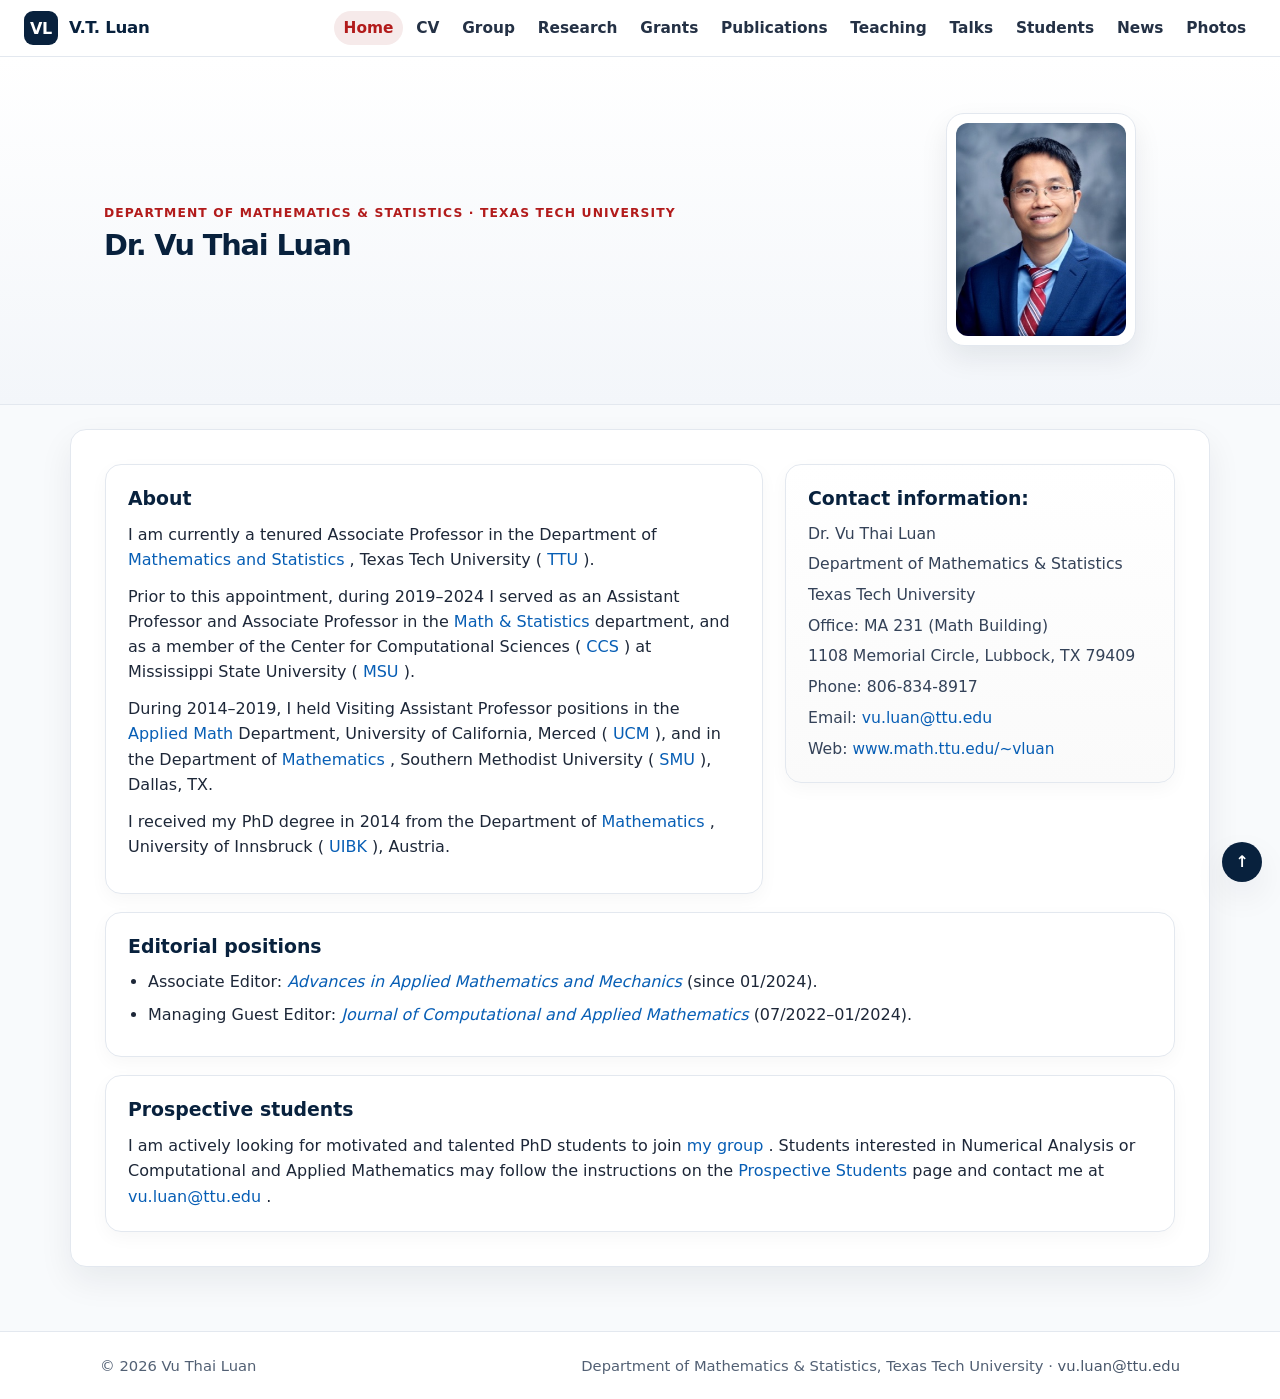
<file: index.html>
<!DOCTYPE html>
<html id="top" lang="en">
 <head>
  <meta charset="utf-8"/>
  <meta content="width=device-width, initial-scale=1" name="viewport"/>
  <meta content="Academic website of Vu Thai Luan, Associate Professor at Texas Tech University." name="description"/>
  <title>
   Dr. Vu Thai Luan | Texas Tech University
  </title>
  <link href="assets/css/style.css" rel="stylesheet"/>
  <script defer="" src="assets/js/main.js">
  </script>
 </head>
 <body class="home-page">
  <a class="skip-link" href="#main">
   Skip to content
  </a>
  <header class="site-header">
   <div class="nav-container">
    <a class="brand" href="index.html">
     <span class="brand-fallback">
      VL
     </span>
     <span>
      V.T. Luan
     </span>
    </a>
    <nav aria-label="Main navigation" class="site-nav">
     <a class="active" href="index.html">
      Home
     </a>
     <a class="" href="cv.html">
      CV
     </a>
     <a class="" href="group.html">
      Group
     </a>
     <a class="" href="research.html">
      Research
     </a>
     <a class="" href="grants.html">
      Grants
     </a>
     <a class="" href="publications.html">
      Publications
     </a>
     <a class="" href="teaching.html">
      Teaching
     </a>
     <a class="" href="presentations.html">
      Talks
     </a>
     <a class="" href="students.html">
      Students
     </a>
     <a class="" href="news.html">
      News
     </a>
     <a class="" href="photos.html">
      Photos
     </a>
    </nav>
   </div>
  </header>
  <section class="hero">
   <div class="hero-inner">
    <div>
     <span class="kicker">
      Department of Mathematics &amp; Statistics &middot; Texas Tech University
     </span>
     <h1>
      Dr. Vu Thai Luan
     </h1>
    </div>
    <figure class="portrait">
     <img alt="Portrait of Dr. Vu Thai Luan" src="assets/img/Index_fld_image001.jpg"/>
    </figure>
   </div>
  </section>
  <main class="main" id="main">
   <article class="content-card">
    <div class="content">
     <section class="home-about-grid">
      <div class="about-card about-main">
       <h2>
        About
       </h2>
       <p>
        I am currently a tenured Associate Professor in the Department of
        <a href="https://www.depts.ttu.edu/math/" rel="noopener" target="_blank">
         Mathematics and Statistics
        </a>
        , Texas Tech University (
        <a href="https://www.ttu.edu/" rel="noopener" target="_blank">
         TTU
        </a>
        ).
       </p>
       <p>
        Prior to this appointment, during 2019&ndash;2024 I served as an Assistant Professor and Associate Professor in the
        <a href="https://www.math.msstate.edu/" rel="noopener" target="_blank">
         Math &amp; Statistics
        </a>
        department, and as a member of the Center for Computational Sciences (
        <a href="https://www.ccs.msstate.edu/" rel="noopener" target="_blank">
         CCS
        </a>
        ) at Mississippi State University (
        <a href="https://www.msstate.edu/" rel="noopener" target="_blank">
         MSU
        </a>
        ).
       </p>
       <p>
        During 2014&ndash;2019, I held Visiting Assistant Professor positions in the
        <a href="https://appliedmath.ucmerced.edu/" rel="noopener" target="_blank">
         Applied Math
        </a>
        Department, University of California, Merced (
        <a href="https://www.ucmerced.edu/" rel="noopener" target="_blank">
         UCM
        </a>
        ), and in the Department of
        <a href="https://www.smu.edu/Dedman/Academics/Departments/Math/people/faculty" rel="noopener" target="_blank">
         Mathematics
        </a>
        , Southern Methodist University (
        <a href="https://www.smu.edu/" rel="noopener" target="_blank">
         SMU
        </a>
        ), Dallas, TX.
       </p>
       <p>
        I received my PhD degree in 2014 from the Department of
        <a href="https://www.uibk.ac.at/mathematik/" rel="noopener" target="_blank">
         Mathematics
        </a>
        , University of Innsbruck (
        <a href="https://www.uibk.ac.at/" rel="noopener" target="_blank">
         UIBK
        </a>
        ), Austria.
       </p>
      </div>
      <aside class="about-card contact-card">
       <h2>
        Contact information:
       </h2>
       <div class="contact-lines">
        <p>
         Dr. Vu Thai Luan
        </p>
        <p>
         Department of Mathematics &amp; Statistics
        </p>
        <p>
         Texas Tech University
        <p>
        <p>
         Office: MA 231 (Math Building)
        </p>
        <p>
         1108 Memorial Circle, Lubbock, TX 79409
         <p>
        <p>
         Phone: 806-834-8917
        </p>
        <p>
         Email:
         <a href="mailto:vu.luan@ttu.edu">
          vu.luan@ttu.edu
         </a>
        </p>
        <p>
         Web:
         <a class="contact-web-link" href="https://www.math.ttu.edu/~vluan">
          www.math.ttu.edu/~vluan
         </a>
        </p>
       </div>
      </aside>
     </section>
     <section class="home-section">
      <h2>
       Editorial positions
      </h2>
      <ul class="clean-list">
       <li>
        Associate Editor:
        <i>
         <a href="https://www.global-sci.org/aamm" rel="noopener" target="_blank">
          Advances in Applied Mathematics and Mechanics
         </a>
        </i>
        (since 01/2024).
       </li>
       <li>
        Managing Guest Editor:
        <i>
         <a href="https://www.sciencedirect.com/journal/journal-of-computational-and-applied-mathematics" rel="noopener" target="_blank">
          Journal of Computational and Applied Mathematics
         </a>
        </i>
        (07/2022&ndash;01/2024).
       </li>
      </ul>
     </section>
     <section class="home-section">
      <h2>
       Prospective students
      </h2>
      <p>
       I am actively looking for motivated and talented PhD students to join
       <a href="group.html">
        my group
       </a>
       . Students interested in Numerical Analysis or Computational and Applied Mathematics may follow the instructions on the
       <a href="students.html">
        Prospective Students
       </a>
       page and contact me at
       <a href="mailto:vu.luan@ttu.edu">
        vu.luan@ttu.edu
       </a>
       .
      </p>
     </section>
    </div>
   </article>
  </main>
  <footer class="footer">
   <div class="footer-inner">
    <span>
     &copy;
     <span id="year">
     </span>
     Vu Thai Luan
    </span>
    <span>
     Department of Mathematics &amp; Statistics, Texas Tech University &middot;
     <a href="mailto:vu.luan@ttu.edu">
      vu.luan@ttu.edu
     </a>
    </span>
   </div>
  </footer>
  <a aria-label="Back to top" class="backtop" href="#top">
   &uarr;
  </a>
 </body>
</html>
</file>
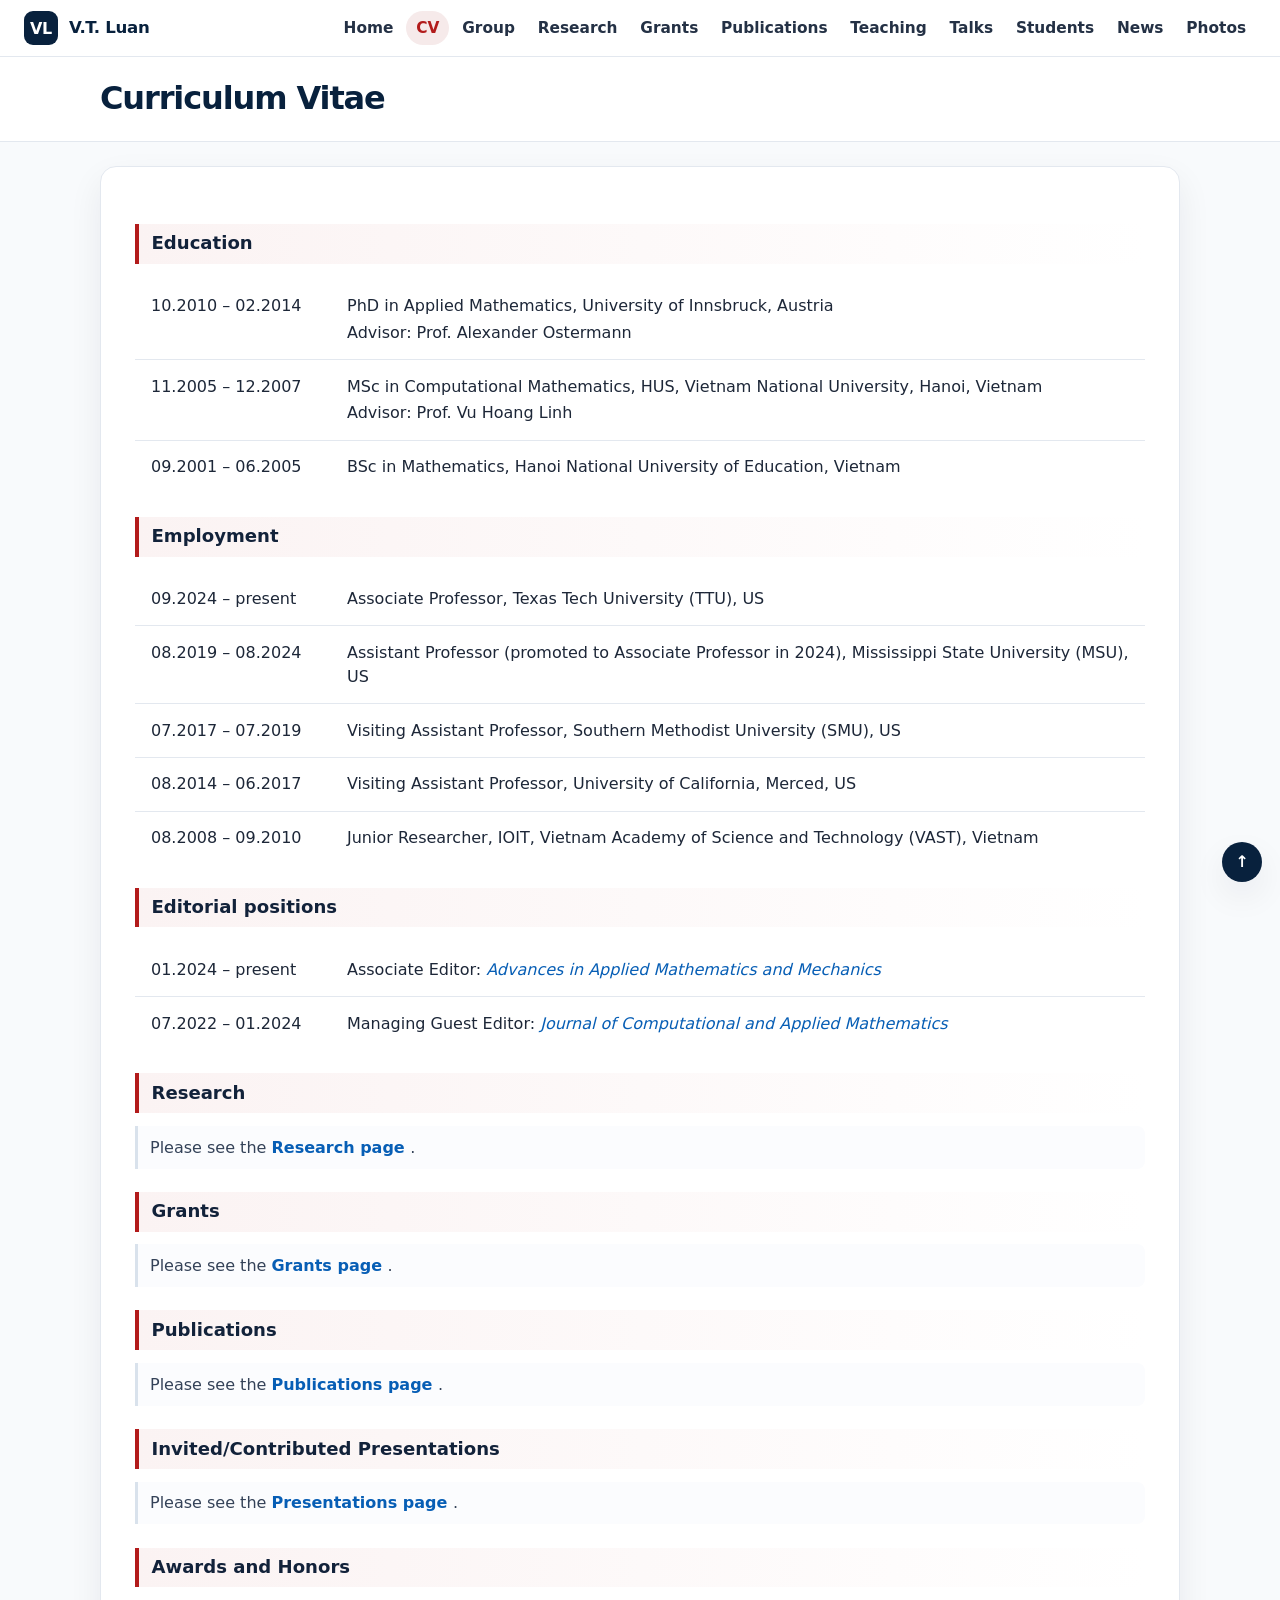
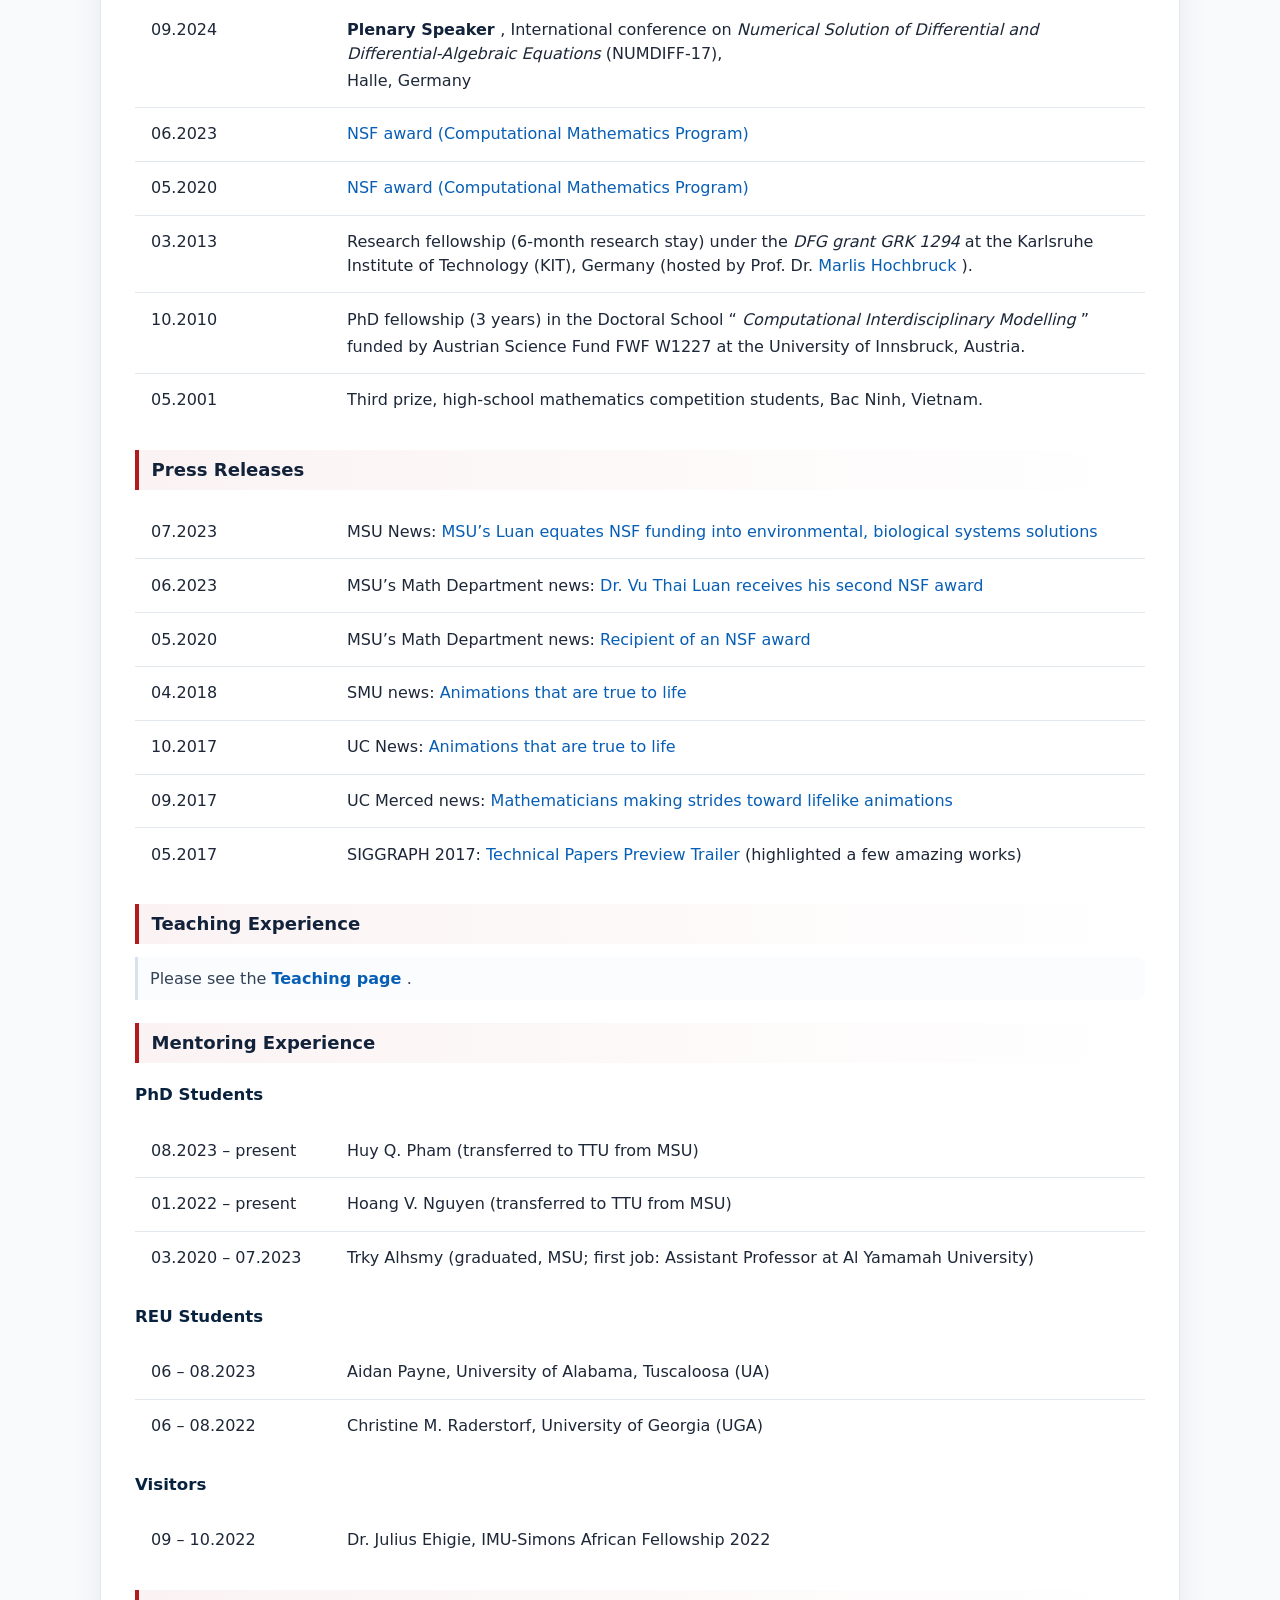
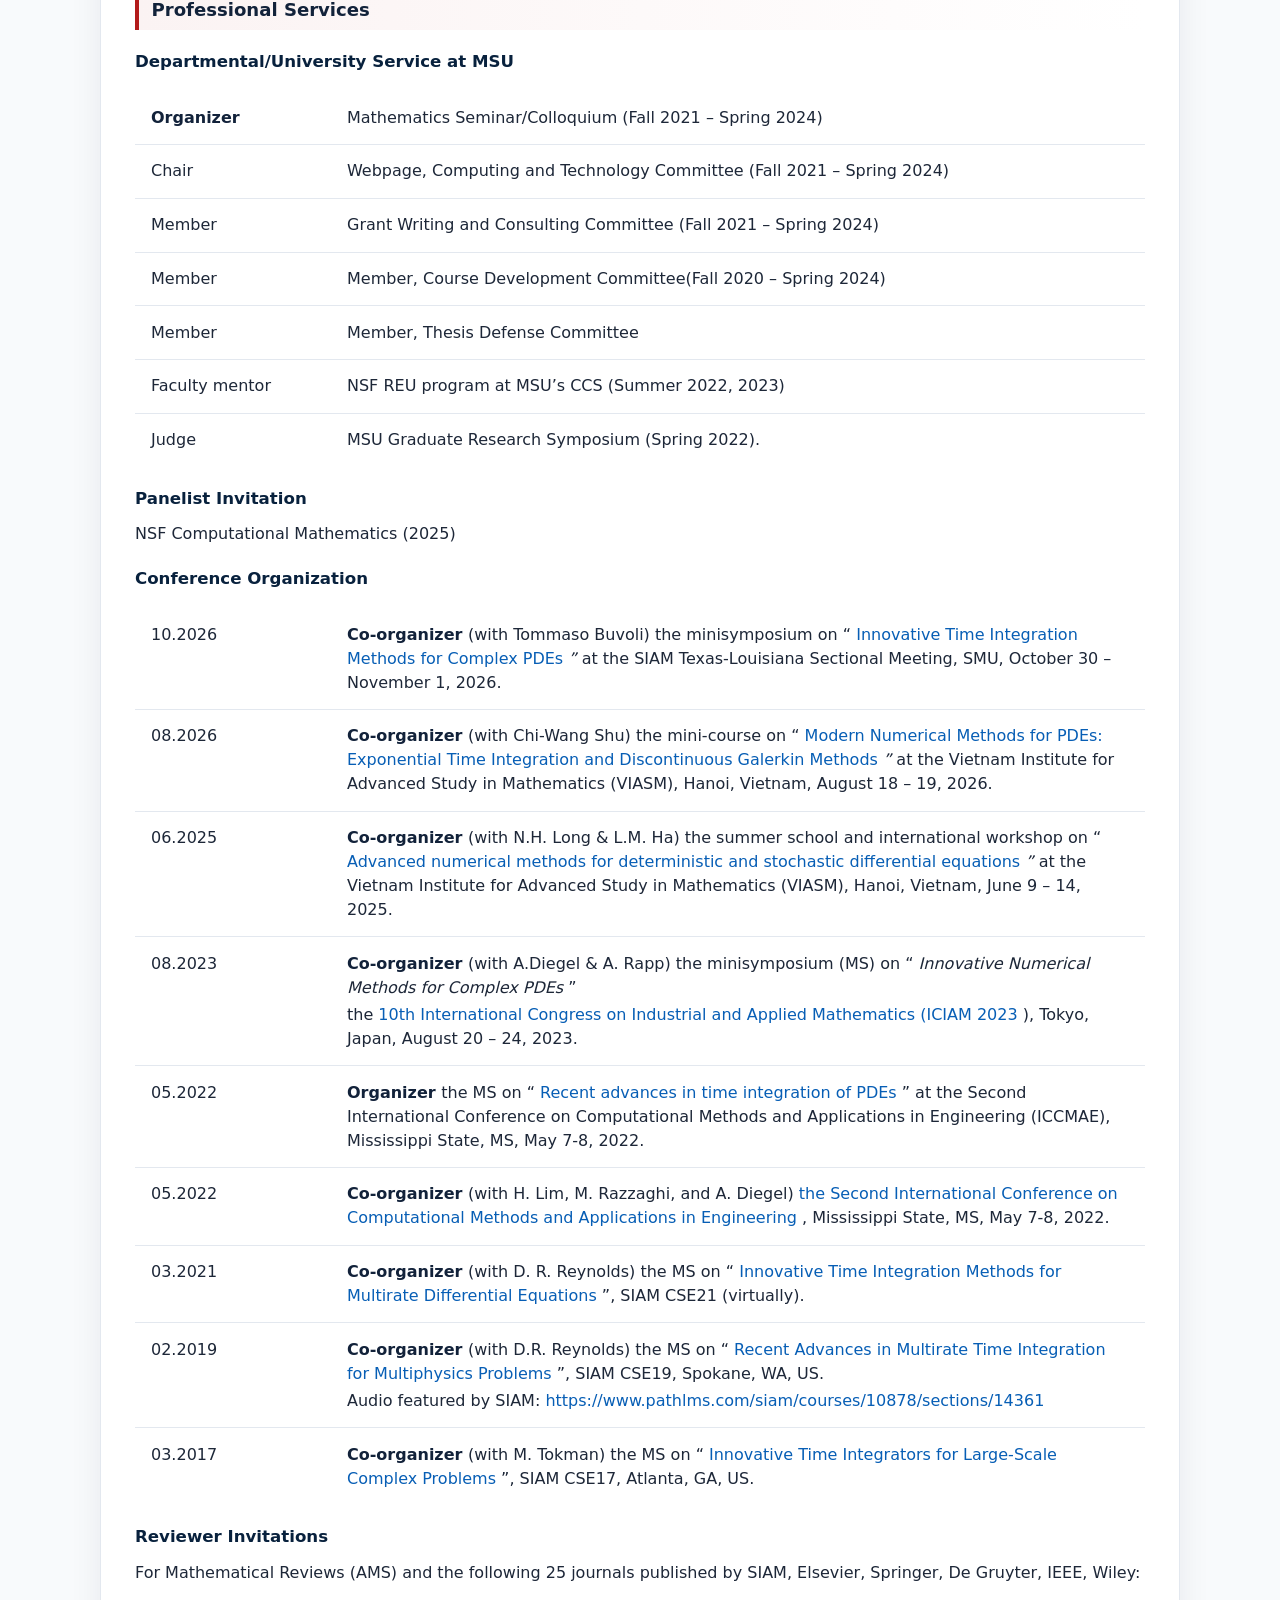
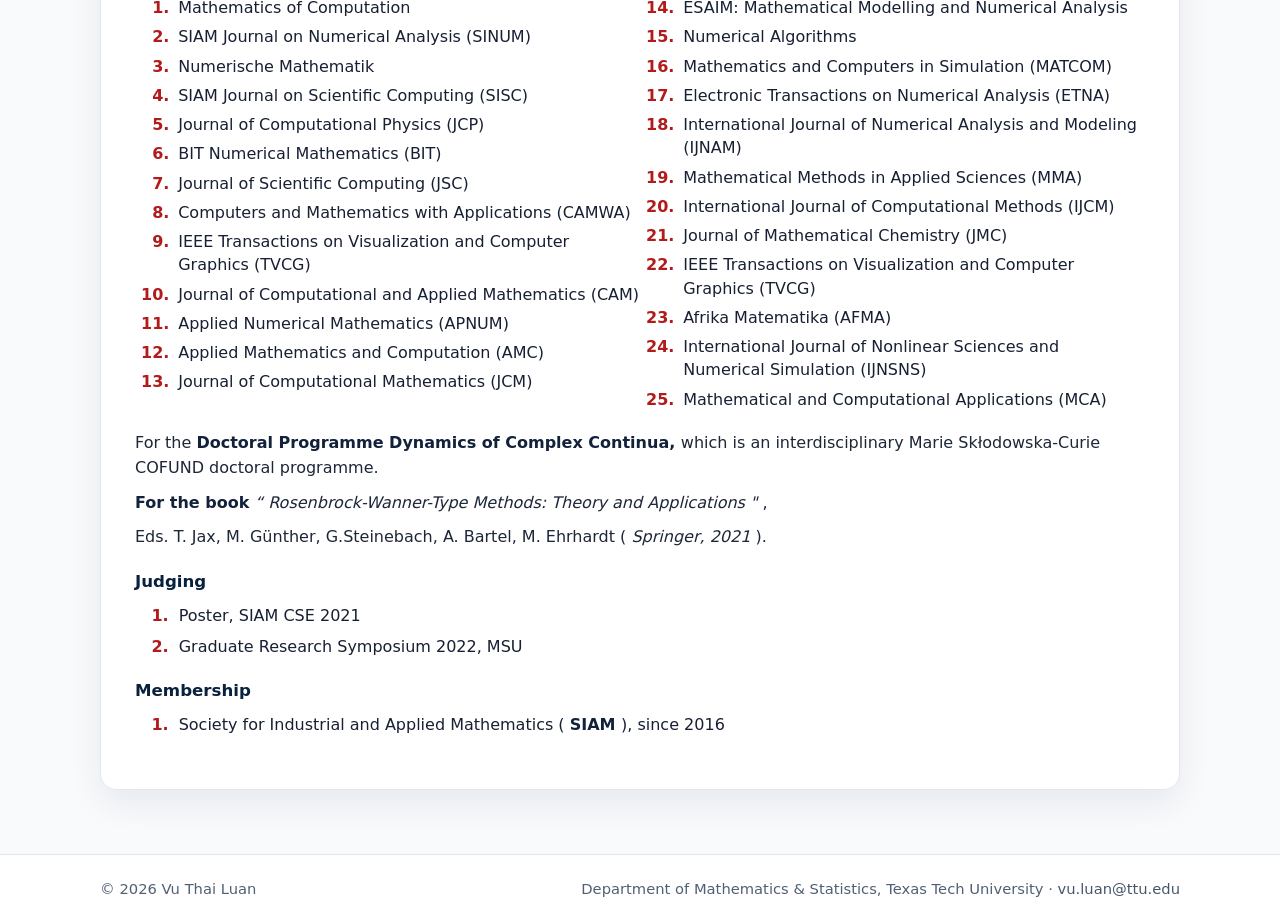
<file: cv.html>
<!DOCTYPE html>
<html id="top" lang="en">
 <head>
  <meta charset="utf-8"/>
  <meta content="width=device-width, initial-scale=1" name="viewport"/>
  <meta content="Academic website of Vu Thai Luan, Associate Professor at Texas Tech University." name="description"/>
  <title>
   Curriculum Vitae | Vu Thai Luan
  </title>
  <link href="assets/css/style.css" rel="stylesheet"/>
  <script defer="" src="assets/js/main.js">
  </script>
 </head>
 <body class="cv-page">
  <a class="skip-link" href="#main">
   Skip to content
  </a>
  <header class="site-header">
   <div class="nav-container">
    <a class="brand" href="index.html">
     <span class="brand-fallback">
      VL
     </span>
     <span>
      V.T. Luan
     </span>
    </a>
    <nav aria-label="Main navigation" class="site-nav">
     <a class="" href="index.html">
      Home
     </a>
     <a class="active" href="cv.html">
      CV
     </a>
     <a class="" href="group.html">
      Group
     </a>
     <a class="" href="research.html">
      Research
     </a>
     <a class="" href="grants.html">
      Grants
     </a>
     <a class="" href="publications.html">
      Publications
     </a>
     <a class="" href="teaching.html">
      Teaching
     </a>
     <a class="" href="presentations.html">
      Talks
     </a>
     <a class="" href="students.html">
      Students
     </a>
     <a class="" href="news.html">
      News
     </a>
     <a class="" href="photos.html">
      Photos
     </a>
    </nav>
   </div>
  </header>
  <section class="page-title">
   <div class="page-title-inner">
    <h1>
     Curriculum Vitae
    </h1>
   </div>
  </section>
  <main class="main" id="main">
   <article class="content-card">
    <div class="content">
     <p class="section-title">
      <b>
       Education
      </b>
     </p>
     <div class="cv-table-wrap table-wrap">
      <table class="data-table cv-table cv-date-table">
       <tr class="cv-row">
        <td>
         <p class="list-like">
          10.2010 &ndash; 02.2014
         </p>
        </td>
        <td>
         <p>
          PhD in Applied Mathematics, University of Innsbruck, Austria
         </p>
         <p>
          Advisor: Prof. Alexander Ostermann
         </p>
        </td>
       </tr>
       <tr class="cv-row">
        <td>
         <p class="list-like">
          11.2005 &ndash; 12.2007
         </p>
        </td>
        <td>
         <p>
          MSc in Computational Mathematics, HUS, Vietnam National University, Hanoi, Vietnam
         </p>
         <p>
          Advisor: Prof. Vu Hoang Linh
         </p>
        </td>
       </tr>
       <tr class="cv-row">
        <td>
         <p class="list-like">
          09.2001 &ndash; 06.2005
         </p>
        </td>
        <td>
         <p>
          BSc in Mathematics, Hanoi National University of Education, Vietnam
         </p>
        </td>
       </tr>
      </table>
     </div>
     <p class="section-title">
      <b>
       Employment
      </b>
     </p>
     <div class="cv-table-wrap table-wrap">
      <table class="data-table cv-table cv-date-table">
       <tr class="cv-row">
        <td>
         <p class="list-like">
          09.2024 &ndash; present
         </p>
        </td>
        <td>
         <p>
          Associate Professor, Texas Tech University (TTU), US
         </p>
        </td>
       </tr>
       <tr class="cv-row">
        <td>
         <p class="list-like">
          08.2019 &ndash; 08.2024
         </p>
        </td>
        <td>
         <p>
          Assistant Professor (promoted to Associate Professor in 2024), Mississippi State University (MSU), US
         </p>
        </td>
       </tr>
       <tr class="cv-row">
        <td>
         <p class="list-like">
          07.2017 &ndash; 07.2019
         </p>
        </td>
        <td>
         <p>
          Visiting Assistant Professor, Southern Methodist University (SMU), US
         </p>
        </td>
       </tr>
       <tr class="cv-row">
        <td>
         <p class="list-like">
          08.2014 &ndash; 06.2017
         </p>
        </td>
        <td>
         <p>
          Visiting Assistant Professor, University of California, Merced, US
         </p>
        </td>
       </tr>
       <tr class="cv-row">
        <td>
         <p class="list-like">
          08.2008 &ndash; 09.2010
         </p>
        </td>
        <td>
         <p>
          Junior Researcher, IOIT, Vietnam Academy of Science and Technology (VAST), Vietnam
         </p>
        </td>
       </tr>
      </table>
     </div>
     <p class="section-title">
      <b>
       Editorial positions
      </b>
      <b>
      </b>
     </p>
     <div class="cv-table-wrap table-wrap">
      <table class="data-table cv-table cv-date-table">
       <tr class="cv-row">
        <td>
         <p class="list-like">
          01.2024 &ndash; present
         </p>
        </td>
        <td>
         <p>
          Associate Editor:
          <i>
           <a href="https://www.global-sci.org/aamm" rel="noopener" target="_blank">
            Advances in Applied Mathematics and Mechanics
           </a>
          </i>
         </p>
        </td>
       </tr>
       <tr class="cv-row">
        <td>
         <p class="list-like">
          07.2022 &ndash; 01.2024
         </p>
        </td>
        <td>
         <p>
          Managing Guest Editor:
          <i>
           <a href="https://www.sciencedirect.com/journal/journal-of-computational-and-applied-mathematics" rel="noopener" target="_blank">
            Journal of Computational and Applied Mathematics
           </a>
          </i>
         </p>
        </td>
       </tr>
      </table>
     </div>
     <p class="section-title">
      <b>
       Research
      </b>
     </p>
     <p class="cv-link-line">
      Please see the
      <a href="research.html">
       Research page
      </a>
      .
     </p>
     <p class="section-title">
      <b>
       Grants
      </b>
     </p>
     <p class="cv-link-line">
      Please see the
      <a href="grants.html">
       Grants page
      </a>
      .
     </p>
     <p class="section-title">
      <b>
       Publications
      </b>
     </p>
     <p class="cv-link-line">
      Please see the
      <a href="publications.html">
       Publications page
      </a>
      .
     </p>
     <p class="section-title">
      <b>
       Invited/Contributed Presentations
      </b>
     </p>
     <p class="cv-link-line">
      Please see the
      <a href="presentations.html">
       Presentations page
      </a>
      .
     </p>
     <p class="section-title">
      <b>
       Awards and Honors
      </b>
     </p>
     <div class="cv-table-wrap table-wrap">
      <table class="data-table cv-table cv-date-table">
       <tr class="cv-row">
        <td>
         <p class="list-like">
          09.2024
         </p>
        </td>
        <td>
         <p>
          <b>
           Plenary Speaker
          </b>
          , International conference on
          <i>
           Numerical Solution of Differential and Differential-Algebraic Equations
          </i>
          (NUMDIFF-17),
         </p>
         <p>
          Halle, Germany
          <i>
          </i>
         </p>
        </td>
       </tr>
       <tr class="cv-row">
        <td>
         <p class="list-like">
          06.2023
         </p>
        </td>
        <td>
         <p>
          <a href="https://www.nsf.gov/awardsearch/showAward?AWD_ID=2309821" rel="noopener" target="_blank">
           NSF award (Computational Mathematics Program)
          </a>
         </p>
        </td>
       </tr>
       <tr class="cv-row">
        <td>
         <p>
          05.2020
         </p>
        </td>
        <td>
         <p>
          <a href="https://www.nsf.gov/awardsearch/showAward?AWD_ID=2012022" rel="noopener" target="_blank">
           NSF award (Computational Mathematics Program)
          </a>
         </p>
        </td>
       </tr>
       <tr class="cv-row">
        <td>
         <p class="list-like">
          03.2013
         </p>
        </td>
        <td>
         <p>
          Research fellowship (6-month research stay) under the
          <i>
           DFG grant GRK 1294
          </i>
          at the Karlsruhe Institute of Technology (KIT), Germany (hosted by Prof. Dr.
          <a href="http://na.math.kit.edu/marlis/" rel="noopener" target="_blank">
           Marlis Hochbruck
          </a>
          ).
          <b>
          </b>
         </p>
        </td>
       </tr>
       <tr class="cv-row">
        <td>
         <p class="list-like">
          10.2010
         </p>
        </td>
        <td>
         <p>
          PhD fellowship (3 years) in the Doctoral School &ldquo;
          <i>
           Computational Interdisciplinary Modelling
          </i>
          &rdquo;
         </p>
         <p>
          funded by Austrian Science Fund FWF W1227 at the University of Innsbruck, Austria.
         </p>
        </td>
       </tr>
       <tr class="cv-row">
        <td>
         <p class="list-like">
          05.2001
         </p>
        </td>
        <td>
         <p>
          Third prize, high-school mathematics competition students, Bac Ninh, Vietnam.
          <b>
          </b>
         </p>
        </td>
       </tr>
      </table>
     </div>
     <p class="section-title">
      <b>
       Press Releases
      </b>
     </p>
     <div class="cv-table-wrap table-wrap">
      <table class="data-table cv-table cv-date-table">
       <tr class="cv-row">
        <td>
         <p class="list-like">
          07.2023
         </p>
        </td>
        <td>
         <p>
          MSU News:
          <a href="https://www.msstate.edu/newsroom/article/2023/07/msus-luan-equates-nsf-funding-environmental-biological-systems-solutions" rel="noopener" target="_blank">
           MSU&rsquo;s Luan equates NSF funding into environmental, biological systems solutions
          </a>
         </p>
        </td>
       </tr>
       <tr class="cv-row">
        <td>
         <p class="list-like">
          06.2023
         </p>
        </td>
        <td>
         <p>
          MSU&rsquo;s Math Department news:
          <a href="https://www.math.msstate.edu/news/2023/07/dr-vu-thai-luan-receives-his-second-nsf-award" rel="noopener" target="_blank">
           Dr. Vu Thai Luan receives his second NSF award
          </a>
         </p>
        </td>
       </tr>
       <tr class="cv-row">
        <td>
         <p>
          05.2020
         </p>
        </td>
        <td>
         <p>
          MSU&rsquo;s Math Department news:
          <a href="https://www.math.msstate.edu/news/2020/05/dr-vu-thai-luan-recipient-three-year-nsf-award" rel="noopener" target="_blank">
           Recipient of an NSF award
          </a>
         </p>
        </td>
       </tr>
       <tr class="cv-row">
        <td>
         <p class="list-like">
          04.2018
         </p>
        </td>
        <td>
         <p>
          SMU news:
          <a href="http://blog.smu.edu/dedmancollege/2018/04/10/animations-that-are-true-to-life/" rel="noopener" target="_blank">
           Animations that are true to life
          </a>
         </p>
        </td>
       </tr>
       <tr class="cv-row">
        <td>
         <p class="list-like">
          10.2017
         </p>
        </td>
        <td>
         <p>
          UC News:
          <a href="https://www.universityofcalifornia.edu/news/animations-are-true-life" rel="noopener" target="_blank">
           Animations that are true to life
          </a>
         </p>
        </td>
       </tr>
       <tr class="cv-row">
        <td>
         <p class="list-like">
          09.2017
         </p>
        </td>
        <td>
         <p>
          UC Merced news:
          <a href="http://www.ucmerced.edu/news/2017/mathematicians-making-strides-toward-lifelike-animations" rel="noopener" target="_blank">
           Mathematicians making strides toward lifelike animations
          </a>
         </p>
        </td>
       </tr>
       <tr class="cv-row">
        <td>
         <p class="list-like">
          05.2017
         </p>
        </td>
        <td>
         <p>
          SIGGRAPH 2017:
          <a href="https://www.youtube.com/watch?v=5YvIHREdVX4" rel="noopener" target="_blank">
           Technical Papers Preview Trailer
          </a>
          (highlighted a few amazing works)
         </p>
        </td>
       </tr>
      </table>
     </div>
     <p class="section-title">
      <b>
       Teaching Experience
      </b>
     </p>
     <p class="cv-link-line">
      Please see the
      <a href="teaching.html">
       Teaching page
      </a>
      .
     </p>
     <p class="section-title">
      <b>
       Mentoring Experience
      </b>
     </p>
     <p class="subsection-title">
      PhD Students
     </p>
     <div class="cv-table-wrap table-wrap">
      <table class="data-table cv-table cv-date-table">
       <tr class="cv-row">
        <td>
         <p class="list-like">
          08.2023 &ndash; present
          <b>
          </b>
         </p>
        </td>
        <td>
         <p>
          Huy Q. Pham (transferred to TTU from MSU)
         </p>
        </td>
       </tr>
       <tr class="cv-row">
        <td>
         <p class="list-like">
          01.2022 &ndash; present
         </p>
        </td>
        <td>
         <p>
          Hoang V. Nguyen (transferred to TTU from MSU)
         </p>
        </td>
       </tr>
       <tr class="cv-row">
        <td>
         <p class="list-like">
          03.2020 &ndash; 07.2023
         </p>
        </td>
        <td>
         <p>
          Trky Alhsmy (graduated, MSU; first job: Assistant Professor at Al Yamamah University)
         </p>
        </td>
       </tr>
      </table>
     </div>
     <p class="subsection-title">
      REU Students
     </p>
     <div class="cv-table-wrap table-wrap">
      <table class="data-table cv-table cv-date-table">
       <tr class="cv-row">
        <td>
         <p>
          06 &ndash; 08.2023
          <b>
          </b>
         </p>
        </td>
        <td>
         <p>
          Aidan Payne, University of Alabama, Tuscaloosa (UA)
         </p>
        </td>
       </tr>
       <tr class="cv-row">
        <td>
         <p>
          06 &ndash; 08.2022
         </p>
        </td>
        <td>
         <p>
          Christine M. Raderstorf, University of Georgia (UGA)
         </p>
        </td>
       </tr>
      </table>
     </div>
     <p class="subsection-title">
      Visitors
     </p>
     <div class="cv-table-wrap table-wrap">
      <table class="data-table cv-table cv-date-table">
       <tr class="cv-row">
        <td>
         <p>
          09 &ndash; 10.2022
         </p>
        </td>
        <td>
         <p>
          Dr. Julius Ehigie, IMU-Simons African Fellowship 2022
         </p>
        </td>
       </tr>
      </table>
     </div>
     <p class="section-title">
      <b>
       Professional Services
      </b>
     </p>
     <p class="subsection-title">
      Departmental/University Service at MSU
     </p>
     <div class="cv-table-wrap table-wrap">
      <table class="data-table cv-table cv-date-table">
       <tr class="cv-row">
        <td>
         <p>
          <b>
           Organizer
          </b>
         </p>
        </td>
        <td>
         <p>
          Mathematics Seminar/Colloquium (Fall 2021 &ndash; Spring 2024)
         </p>
        </td>
       </tr>
       <tr class="cv-row">
        <td>
         <p>
          Chair
         </p>
        </td>
        <td>
         <p>
          Webpage, Computing and Technology Committee (Fall 2021 &ndash; Spring 2024)
         </p>
        </td>
       </tr>
       <tr class="cv-row">
        <td>
         <p>
          Member
         </p>
        </td>
        <td>
         <p>
          Grant Writing and Consulting Committee (Fall 2021 &ndash; Spring 2024)
         </p>
        </td>
       </tr>
       <tr class="cv-row">
        <td>
         <p>
          Member
         </p>
        </td>
        <td>
         <p>
          Member, Course Development Committee(Fall 2020 &ndash; Spring 2024)
         </p>
        </td>
       </tr>
       <tr class="cv-row">
        <td>
         <p>
          Member
         </p>
        </td>
        <td>
         <p>
          Member, Thesis Defense Committee
         </p>
        </td>
       </tr>
       <tr class="cv-row">
        <td>
         <p>
          Faculty mentor
         </p>
        </td>
        <td>
         <p>
          NSF REU program at MSU&rsquo;s CCS (Summer 2022, 2023)
         </p>
        </td>
       </tr>
       <tr class="cv-row">
        <td>
         <p>
          Judge
         </p>
        </td>
        <td>
         <p>
          MSU Graduate Research Symposium (Spring 2022).
         </p>
        </td>
       </tr>
      </table>
     </div>
     <p class="subsection-title">
      Panelist Invitation
     </p>
     <p>
      NSF Computational Mathematics (2025)
     </p>
     <p class="subsection-title">
      Conference Organization
     </p>
     <div class="cv-table-wrap table-wrap">
      <table class="data-table cv-table cv-date-table">
       <tr class="cv-row">
        <td>
         <p class="list-like">
          10.2026
         </p>
        </td>
        <td>
         <p>
          <b>
           Co-organizer
          </b>
          (with Tommaso Buvoli) the minisymposium on &ldquo;
          <a href="https://sites.google.com/view/siam-txla-2026" rel="noopener" target="_blank">
           Innovative Time Integration Methods for Complex PDEs
          </a>
          <i>
           &rdquo;
          </i>
          at the SIAM Texas-Louisiana Sectional Meeting, SMU, October 30 &ndash; November 1, 2026.
         </p>
        </td>
       </tr>
       <tr class="cv-row">
        <td>
         <p class="list-like">
          08.2026
         </p>
        </td>
        <td>
         <p>
          <b>
           Co-organizer
          </b>
          (with Chi-Wang Shu) the mini-course on &ldquo;
          <a href="https://viasm.edu.vn/hdkh/MNMP-2026" rel="noopener" target="_blank">
           Modern Numerical Methods for PDEs: Exponential Time Integration and Discontinuous Galerkin Methods
          </a>
          <i>
           &rdquo;
          </i>
          at the Vietnam Institute for Advanced Study in Mathematics (VIASM), Hanoi, Vietnam, August 18 &ndash; 19, 2026.
         </p>
        </td>
       </tr>
       <tr class="cv-row">
        <td>
         <p class="list-like">
         06.2025
         </p>
        </td>
        <td>
         <p>
          <b>
           Co-organizer
          </b>
          (with N.H. Long &amp; L.M. Ha) the summer school and international workshop on &ldquo;
          <a href="https://viasm.edu.vn/hdkh/summer-school-on-anm2025" rel="noopener" target="_blank">
           Advanced numerical methods for deterministic and stochastic differential equations
          </a>
          <i>
           &rdquo;
          </i>
          at the Vietnam Institute for Advanced Study in Mathematics (VIASM), Hanoi, Vietnam, June 9 &ndash; 14, 2025.
         </p>
        </td>
       </tr>
       <tr class="cv-row">
        <td>
         <p class="list-like">
          08.2023
         </p>
        </td>
        <td>
         <p>
          <b>
           Co-organizer
          </b>
          (with A.Diegel &amp; A. Rapp) the minisymposium (MS) on &ldquo;
          <i>
           Innovative Numerical Methods for Complex PDEs
          </i>
          &rdquo;
         </p>
         <p>
          the
          <a href="https://iciam2023.org/" rel="noopener" target="_blank">
           10th International Congress on Industrial and Applied Mathematics (ICIAM 2023
          </a>
          ), Tokyo, Japan, August 20 &ndash; 24, 2023.
          <b>
          </b>
         </p>
        </td>
       </tr>
       <tr class="cv-row">
        <td>
         <p class="list-like">
          05.2022
         </p>
        </td>
        <td>
         <p>
          <b>
           Organizer
          </b>
          the MS on &ldquo;
          <a href="https://www.iccmae.math.msstate.edu/program/all" rel="noopener" target="_blank">
           Recent advances in time integration of PDEs
          </a>
          &rdquo; at the Second International Conference on Computational Methods and Applications in Engineering (ICCMAE),
          Mississippi State, MS, May 7-8, 2022.
          <b>
          </b>
         </p>
        </td>
       </tr>
       <tr class="cv-row">
        <td>
         <p class="list-like">
          05.2022
         </p>
        </td>
        <td>
         <p>
          <b>
           Co-organizer
          </b>
          (with H. Lim, M. Razzaghi, and A. Diegel)
          <a href="https://www.iccmae.math.msstate.edu/" rel="noopener" target="_blank">
           the Second International Conference on Computational Methods and Applications in Engineering
          </a>
          , Mississippi State, MS, May 7-8, 2022.
          <b>
          </b>
         </p>
        </td>
       </tr>
       <tr class="cv-row">
        <td>
         <p class="list-like">
          03.2021
         </p>
        </td>
        <td>
         <p>
          <b>
           Co-organizer
          </b>
          (with D. R. Reynolds) the MS on &ldquo;
          <a href="https://meetings.siam.org/sess/dsp_programsess.cfm?SESSIONCODE=69842" rel="noopener" target="_blank">
           Innovative Time Integration Methods for Multirate Differential Equations
          </a>
          &rdquo;, SIAM CSE21 (virtually).
          <b>
          </b>
         </p>
        </td>
       </tr>
       <tr class="cv-row">
        <td>
         <p class="list-like">
          02.2019
         </p>
        </td>
        <td>
         <p>
          <b>
           Co-organizer
          </b>
          (with D.R. Reynolds) the MS on &ldquo;
          <a href="https://meetings.siam.org/sess/dsp_programsess.cfm?SESSIONCODE=65733" rel="noopener" target="_blank">
           Recent Advances in Multirate Time Integration for Multiphysics Problems
          </a>
          &rdquo;, SIAM CSE19, Spokane, WA, US.
         </p>
         <p>
          Audio featured by SIAM:
          <a href="https://www.pathlms.com/siam/courses/10878/sections/14361" rel="noopener" target="_blank">
           https://www.pathlms.com/siam/courses/10878/sections/14361
          </a>
         </p>
        </td>
       </tr>
       <tr class="cv-row">
        <td>
         <p class="list-like">
          03.2017
         </p>
        </td>
        <td>
         <p>
          <b>
           Co-organizer
          </b>
          (with M. Tokman) the MS on &ldquo;
          <a href="https://meetings.siam.org/sess/dsp_programsess.cfm?SESSIONCODE=60997" rel="noopener" target="_blank">
           Innovative Time Integrators for Large-Scale Complex Problems
          </a>
          &rdquo;, SIAM CSE17, Atlanta, GA, US.
          <b>
          </b>
         </p>
        </td>
       </tr>
      </table>
     </div>
     <p class="subsection-title">
      Reviewer Invitations
     </p>
     <p>
      For Mathematical Reviews (AMS) and the following 25 journals
      <b>
      </b>
      published by SIAM, Elsevier, Springer, De Gruyter, IEEE, Wiley:
     </p>
     <ol class="reviewer-list">
      <li>
       Mathematics of Computation
      </li>
      <li>
       SIAM Journal on Numerical Analysis (SINUM)
      </li>
      <li>
       Numerische Mathematik
      </li>
      <li>
       SIAM Journal on Scientific Computing (SISC)
      </li>
      <li>
       Journal of Computational Physics (JCP)
      </li>
      <li>
       BIT Numerical Mathematics (BIT)
      </li>
      <li>
       Journal of Scientific Computing (JSC)
      </li>
      <li>
       Computers and Mathematics with Applications (CAMWA)
      </li>
      <li>
       IEEE Transactions on Visualization and Computer Graphics (TVCG)
      </li>
      <li>
       Journal of Computational and Applied Mathematics (CAM)
      </li>
      <li>
       Applied Numerical Mathematics (APNUM)
      </li>
      <li>
       Applied Mathematics and Computation (AMC)
      </li>
      <li>
       Journal of Computational Mathematics (JCM)
      </li>
      <li>
       ESAIM: Mathematical Modelling and Numerical Analysis
      </li>
      <li>
       Numerical Algorithms
      </li>
      <li>
       Mathematics and Computers in Simulation (MATCOM)
      </li>
      <li>
       Electronic Transactions on Numerical Analysis (ETNA)
      </li>
      <li>
       International Journal of Numerical Analysis and Modeling (IJNAM)
      </li>
      <li>
       Mathematical Methods in Applied Sciences (MMA)
      </li>
      <li>
       International Journal of Computational Methods (IJCM)
      </li>
      <li>
       Journal of Mathematical Chemistry (JMC)
      </li>
      <li>
       IEEE Transactions on Visualization and Computer Graphics (TVCG)
      </li>
      <li>
       Afrika Matematika (AFMA)
      </li>
      <li>
       International Journal of Nonlinear Sciences and Numerical Simulation (IJNSNS)
      </li>
      <li>
       Mathematical and Computational Applications (MCA)
      </li>
     </ol>
     <p>
      For the
      <b>
       Doctoral Programme Dynamics of Complex Continua,
      </b>
      which is an interdisciplinary Marie Sk&lstrok;odowska-Curie COFUND doctoral programme.
     </p>
     <p>
      <b>
       For
      </b>
      <b>
       the book
      </b>
      <i>
       &ldquo;
      </i>
      <i>
       Rosenbrock-Wanner-Type Methods: Theory and Applications
      </i>
      <i>
       "
      </i>
      ,
     </p>
     <p>
      Eds. T. Jax, M. G&uuml;nther, G.Steinebach, A. Bartel, M. Ehrhardt (
      <em>
       Springer, 2021
      </em>
      ).
     </p>
     <p class="subsection-title">
      Judging
     </p>
     <ol class="service-list">
      <li>
       Poster, SIAM CSE 2021
      </li>
      <li>
       Graduate Research Symposium 2022, MSU
      </li>
     </ol>
     <p class="subsection-title">
      Membership
     </p>
     <ol class="service-list">
      <li>
       Society for Industrial and Applied Mathematics (
       <b>
        SIAM
       </b>
       ), since 2016
      </li>
     </ol>
    </div>
   </article>
  </main>
  <footer class="footer">
   <div class="footer-inner">
    <span>
     &copy;
     <span id="year">
     </span>
     Vu Thai Luan
    </span>
    <span>
     Department of Mathematics &amp; Statistics, Texas Tech University &middot;
     <a href="mailto:vu.luan@ttu.edu">
      vu.luan@ttu.edu
     </a>
    </span>
   </div>
  </footer>
  <a aria-label="Back to top" class="backtop" href="#top">
   &uarr;
  </a>
 </body>
</html>
</file>
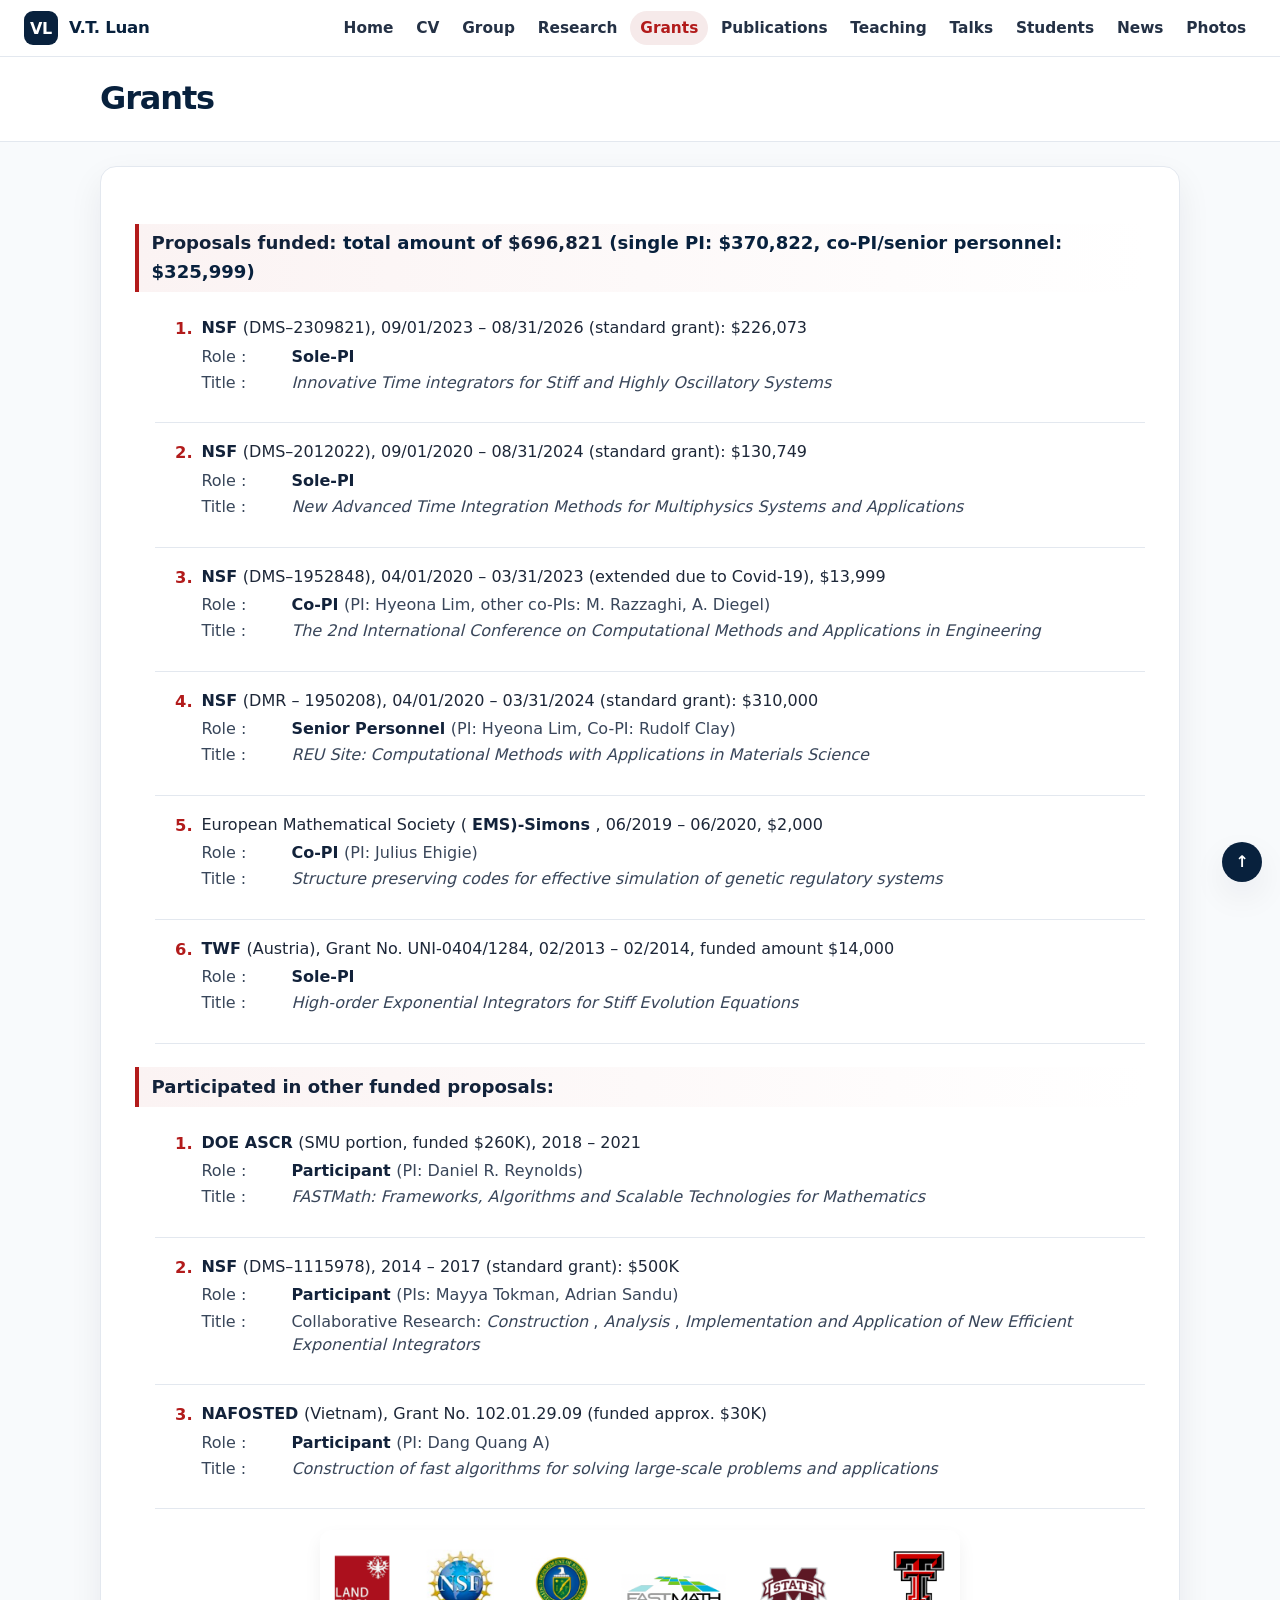
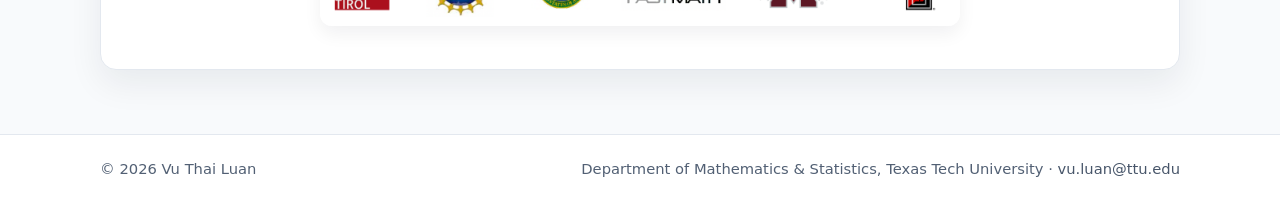
<file: grants.html>
<!DOCTYPE html>
<html id="top" lang="en">
 <head>
  <meta charset="utf-8"/>
  <meta content="width=device-width, initial-scale=1" name="viewport"/>
  <meta content="Academic website of Vu Thai Luan, Associate Professor at Texas Tech University." name="description"/>
  <title>
   Grants | Vu Thai Luan
  </title>
  <link href="assets/css/style.css" rel="stylesheet"/>
  <script defer="" src="assets/js/main.js">
  </script>
 </head>
 <body class="grants-page">
  <a class="skip-link" href="#main">
   Skip to content
  </a>
  <header class="site-header">
   <div class="nav-container">
    <a class="brand" href="index.html">
     <span class="brand-fallback">
      VL
     </span>
     <span>
      V.T. Luan
     </span>
    </a>
    <nav aria-label="Main navigation" class="site-nav">
     <a class="" href="index.html">
      Home
     </a>
     <a class="" href="cv.html">
      CV
     </a>
     <a class="" href="group.html">
      Group
     </a>
     <a class="" href="research.html">
      Research
     </a>
     <a class="active" href="grants.html">
      Grants
     </a>
     <a class="" href="publications.html">
      Publications
     </a>
     <a class="" href="teaching.html">
      Teaching
     </a>
     <a class="" href="presentations.html">
      Talks
     </a>
     <a class="" href="students.html">
      Students
     </a>
     <a class="" href="news.html">
      News
     </a>
     <a class="" href="photos.html">
      Photos
     </a>
    </nav>
   </div>
  </header>
  <section class="page-title">
   <div class="page-title-inner">
    <h1>
     Grants
    </h1>
   </div>
  </section>
  <main class="main" id="main">
   <article class="content-card">
    <div class="content">
   <p class="section-title">
      <b>
       Proposals funded:
      </b>
      <b>
      </b>
      total amount of
      <b>
       $696,821
      </b>
      (single PI: $370,822, co-PI/senior personnel: $325,999)
     </p>
     <ol class="grant-list">
      <li class="grant-item">
       <div class="grant-main">
        <p class="grant-title">
         <b>
          NSF
         </b>
         (DMS&ndash;2309821), 09/01/2023 &ndash; 08/31/2026 (standard grant): $226,073
        </p>
        <dl class="grant-meta">
         <dt>
          Role
         </dt>
         <dd>
          <b>
           Sole-PI
          </b>
         </dd>
         <dt>
          Title
         </dt>
         <dd>
          <i>
           Innovative Time integrators for Stiff and Highly Oscillatory
          </i>
          <i>
           Systems
          </i>
         </dd>
        </dl>
       </div>
      </li>
      <li class="grant-item">
       <div class="grant-main">
        <p class="grant-title">
         <b>
          NSF
         </b>
         (DMS&ndash;2012022), 09/01/2020 &ndash; 08/31/2024 (standard grant): $130,749
        </p>
        <dl class="grant-meta">
         <dt>
          Role
         </dt>
         <dd>
          <b>
           Sole-PI
          </b>
         </dd>
         <dt>
          Title
         </dt>
         <dd>
          <i>
           New Advanced Time Integration Methods for Multiphysics Systems and Applications
          </i>
         </dd>
        </dl>
       </div>
      </li>
      <li class="grant-item">
       <div class="grant-main">
        <p class="grant-title">
         <b>
          NSF
         </b>
         (DMS&ndash;1952848), 04/01/2020 &ndash; 03/31/2023 (extended due to Covid-19), $13,999
        </p>
        <dl class="grant-meta">
         <dt>
          Role
         </dt>
         <dd>
          <b>
           Co-PI
          </b>
          (PI: Hyeona Lim, other co-PIs: M. Razzaghi, A. Diegel)
         </dd>
         <dt>
          Title
         </dt>
         <dd>
          <i>
           The 2nd International Conference on Computational Methods and Applications in Engineering
          </i>
         </dd>
        </dl>
       </div>
      </li>
      <li class="grant-item">
       <div class="grant-main">
        <p class="grant-title">
         <b>
          NSF
         </b>
         (DMR &ndash; 1950208), 04/01/2020 &ndash; 03/31/2024 (standard grant): $310,000
        </p>
        <dl class="grant-meta">
         <dt>
          Role
         </dt>
         <dd>
          <b>
           Senior Personnel
          </b>
          (PI: Hyeona Lim, Co-PI: Rudolf Clay)
         </dd>
         <dt>
          Title
         </dt>
         <dd>
          <i>
           REU Site: Computational Methods with Applications in Materials Science
          </i>
         </dd>
        </dl>
       </div>
      </li>
      <li class="grant-item">
       <div class="grant-main">
        <p class="grant-title">
         European Mathematical Society (
         <b>
          EMS)-Simons
         </b>
         , 06/2019 &ndash; 06/2020, $2,000
        </p>
        <dl class="grant-meta">
         <dt>
          Role
         </dt>
         <dd>
          <b>
           Co-PI
          </b>
          (PI: Julius Ehigie)
         </dd>
         <dt>
          Title
         </dt>
         <dd>
          <i>
           Structure preserving codes for effective simulation of genetic regulatory systems
          </i>
         </dd>
        </dl>
       </div>
      </li>
      <li class="grant-item">
       <div class="grant-main">
        <p class="grant-title">
         <b>
          TWF
         </b>
         (Austria), Grant No. UNI-0404/1284, 02/2013 &ndash; 02/2014, funded amount $14,000
        </p>
        <dl class="grant-meta">
         <dt>
          Role
         </dt>
         <dd>
          <b>
           Sole-PI
          </b>
         </dd>
         <dt>
          Title
         </dt>
         <dd>
          <i>
           High-order Exponential Integrators for Stiff Evolution Equations
          </i>
         </dd>
        </dl>
       </div>
      </li>
     </ol>
     <p class="section-title">
      <b>
       Participated in other funded proposals:
      </b>
      <b>
      </b>
     </p>
     <ol class="grant-list">
      <li class="grant-item">
       <div class="grant-main">
        <p class="grant-title">
         <b>
          DOE ASCR
         </b>
         <i>
         </i>
         (SMU portion, funded $260K), 2018 &ndash; 2021
        </p>
        <dl class="grant-meta">
         <dt>
          Role
         </dt>
         <dd>
          <b>
           Participant
          </b>
          (PI: Daniel R. Reynolds)
         </dd>
         <dt>
          Title
         </dt>
         <dd>
          <i>
           FASTMath: Frameworks, Algorithms and Scalable Technologies for Mathematics
          </i>
         </dd>
        </dl>
       </div>
      </li>
      <li class="grant-item">
       <div class="grant-main">
        <p class="grant-title">
         <b>
          NSF
         </b>
         (DMS&ndash;1115978), 2014 &ndash; 2017 (standard grant): $500K
        </p>
        <dl class="grant-meta">
         <dt>
          Role
         </dt>
         <dd>
          <b>
           Participant
          </b>
          (PIs: Mayya Tokman, Adrian Sandu)
         </dd>
         <dt>
          Title
         </dt>
         <dd>
          Collaborative Research:
          <i>
           Construction
          </i>
          ,
          <i>
           Analysis
          </i>
          ,
          <i>
           Implementation and Application of New Efficient Exponential Integrators
          </i>
         </dd>
        </dl>
       </div>
      </li>
      <li class="grant-item">
       <div class="grant-main">
        <p class="grant-title">
         <b>
          NAFOSTED
         </b>
         (Vietnam), Grant No. 102.01.29.09 (funded approx. $30K)
        </p>
        <dl class="grant-meta">
         <dt>
          Role
         </dt>
         <dd>
          <b>
           Participant
          </b>
          (PI: Dang Quang A)
         </dd>
         <dt>
          Title
         </dt>
         <dd>
          <i>
           Construction of fast algorithms for solving large-scale problems and applications
          </i>
         </dd>
        </dl>
       </div>
      </li>
     </ol>
     <p>
      <b>
       <img alt="A logo for a company Description automatically generated" loading="lazy" src="assets/img/grants_fld_image001.png"/>
      </b>
     </p>
    </div>
   </article>
  </main>
  <footer class="footer">
   <div class="footer-inner">
    <span>
     &copy;
     <span id="year">
     </span>
     Vu Thai Luan
    </span>
    <span>
     Department of Mathematics &amp; Statistics, Texas Tech University &middot;
     <a href="mailto:vu.luan@ttu.edu">
      vu.luan@ttu.edu
     </a>
    </span>
   </div>
  </footer>
  <a aria-label="Back to top" class="backtop" href="#top">
   &uarr;
  </a>
 </body>
</html>
</file>
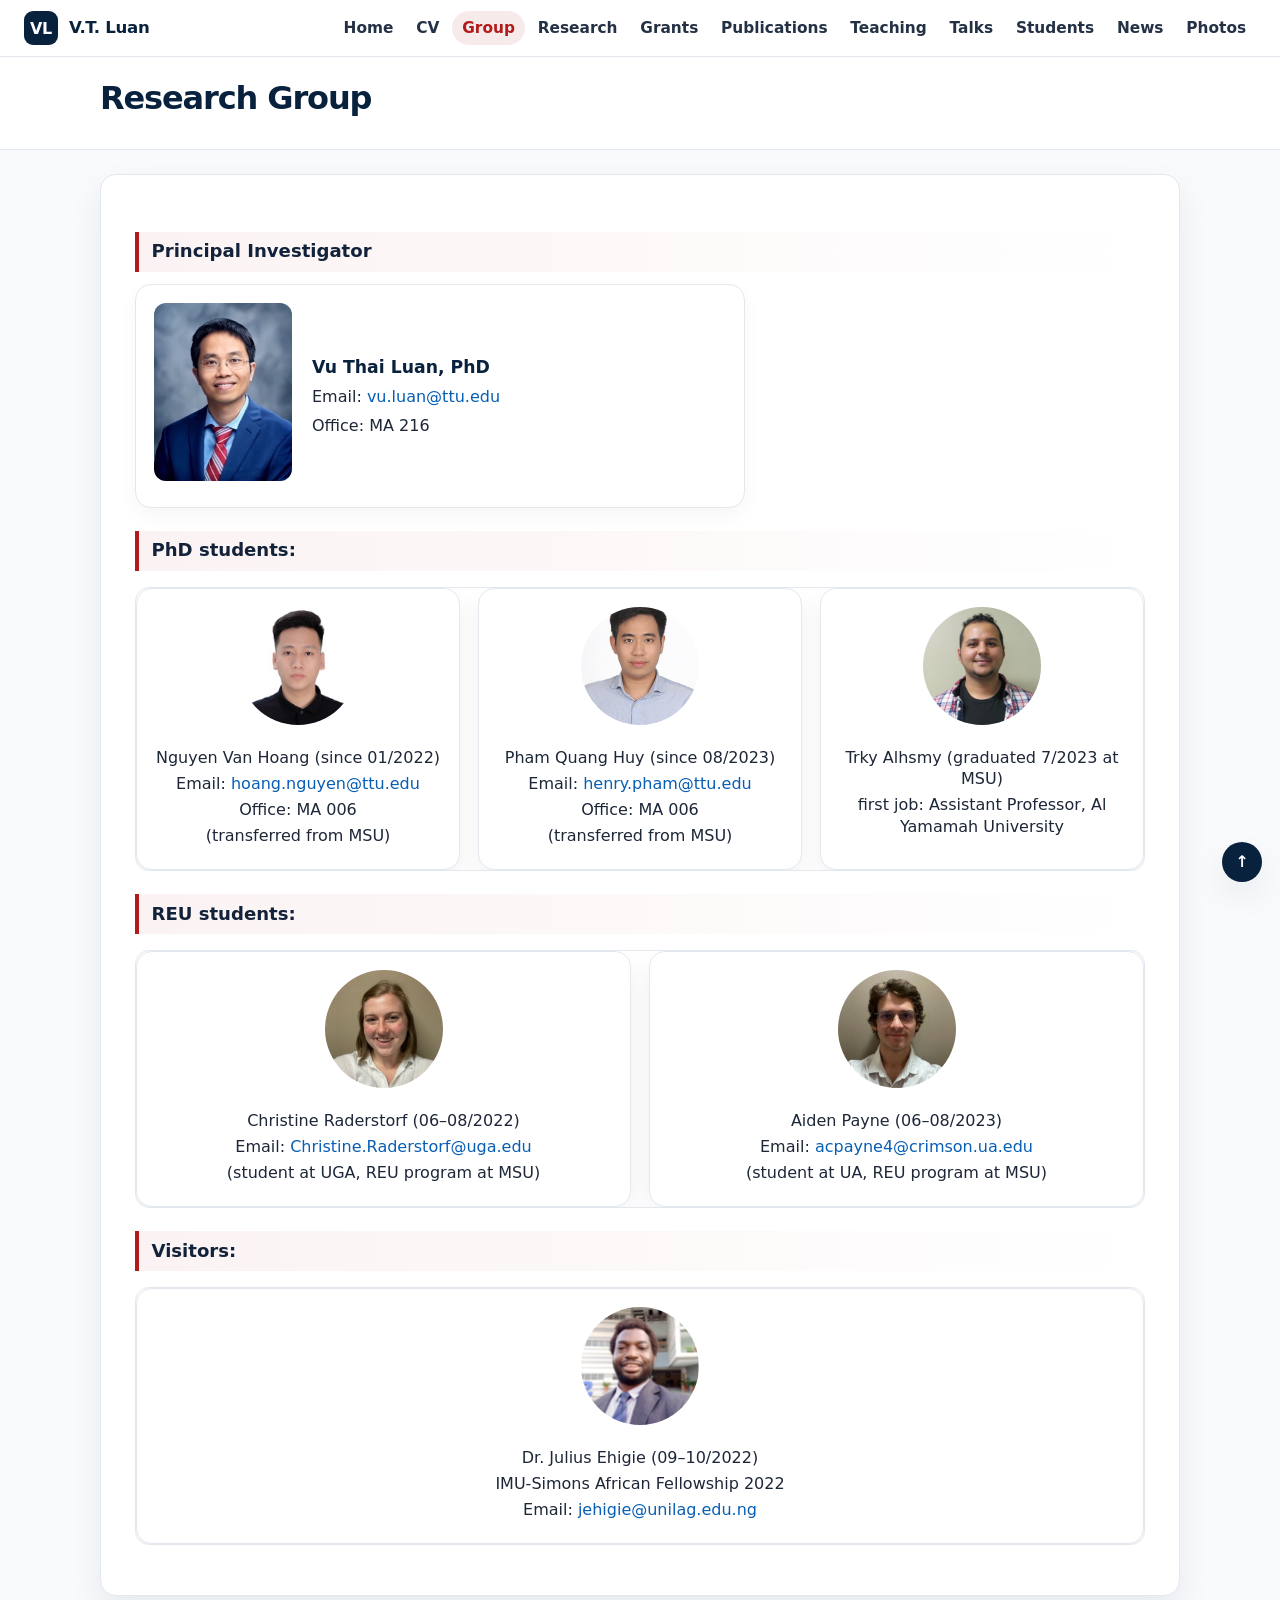
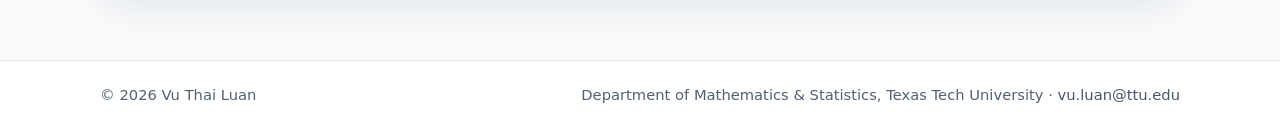
<file: group.html>
<!DOCTYPE html>
<html id="top" lang="en">
 <head>
  <meta charset="utf-8"/>
  <meta content="width=device-width, initial-scale=1" name="viewport"/>
  <meta content="Academic website of Vu Thai Luan, Associate Professor at Texas Tech University." name="description"/>
  <title>
   Research Group | Vu Thai Luan
  </title>
  <link href="assets/css/style.css" rel="stylesheet"/>
  <script defer="" src="assets/js/main.js">
  </script>
 </head>
 <body class="group-page">
  <a class="skip-link" href="#main">
   Skip to content
  </a>
  <header class="site-header">
   <div class="nav-container">
    <a class="brand" href="index.html">
     <span class="brand-fallback">
      VL
     </span>
     <span>
      V.T. Luan
     </span>
    </a>
    <nav aria-label="Main navigation" class="site-nav">
     <a class="" href="index.html">
      Home
     </a>
     <a class="" href="cv.html">
      CV
     </a>
     <a class="active" href="group.html">
      Group
     </a>
     <a class="" href="research.html">
      Research
     </a>
     <a class="" href="grants.html">
      Grants
     </a>
     <a class="" href="publications.html">
      Publications
     </a>
     <a class="" href="teaching.html">
      Teaching
     </a>
     <a class="" href="presentations.html">
      Talks
     </a>
     <a class="" href="students.html">
      Students
     </a>
     <a class="" href="news.html">
      News
     </a>
     <a class="" href="photos.html">
      Photos
     </a>
    </nav>
   </div>
  </header>
  <section class="page-title">
   <div class="page-title-inner">
    <h1>
     Research Group
    </h1>
    </p>
   </div>
  </section>
  <main class="main" id="main">
   <article class="content-card">
    <div class="content">
     <p class="section-title">
      <b>
       Principal Investigator
      </b>
     </p>
     <div class="pi-profile">
      <div class="pi-photo-wrap">
       <img alt="Dr. Vu Thai Luan" class="pi-photo" loading="eager" src="assets/img/group_fld_image001.jpg"/>
      </div>
      <div>
       <p>
        Vu Thai Luan, PhD
       </p>
       <p>
        Email:
        <a href="mailto:vu.luan@ttu.edu">
         vu.luan@ttu.edu
        </a>
       </p>
       <p>
        Office: MA 216
       </p>
      </div>
     </div>
     <p class="label-line section-title">
      <b>
      </b>
      <b>
       PhD students:
      </b>
      <b>
      </b>
     </p>
     <div class="table-wrap">
      <table class="people-grid">
       <tr>
        <td class="person-card">
         <p>
          <img alt="A person in a black shirt Description automatically generated" loading="lazy" src="assets/img/group_fld_image002.jpg"/>
         </p>
         <p>
          Nguyen Van Hoang (since 01/2022)
         </p>
         <p>
          Email:
          <a href="mailto:hoang.nguyen@ttu.edu">
           hoang.nguyen@ttu.edu
          </a>
         </p>
         <p>
          Office: MA 006
         </p>
         <p>
          (transferred from MSU)
         </p>
        </td>
        <td class="person-card">
         <p>
          <img alt="A person in a blue shirt Description automatically generated" loading="lazy" src="assets/img/group_fld_image003.jpg"/>
         </p>
         <p>
          Pham Quang Huy (since 08/2023)
         </p>
         <p>
          Email:
          <a href="mailto:henry.pham@ttu.edu">
           henry.pham@ttu.edu
          </a>
         </p>
         <p>
          Office: MA 006
         </p>
         <p>
          (transferred from MSU)
         </p>
        </td>
        <td class="person-card">
         <p>
          <img alt="image" loading="lazy" src="assets/img/group_fld_image006.png"/>
         </p>
         <p>
          Trky Alhsmy (graduated 7/2023 at MSU)
         </p>
         <p>
          first job: Assistant Professor, Al Yamamah University
         </p>
        </td>
       </tr>
      </table>
     </div>
     <p class="label-line section-title">
      <b>
       REU students:
      </b>
      <b>
      </b>
     </p>
     <div class="table-wrap">
      <table class="people-grid">
       <tr>
        <td class="person-card">
         <p>
          <img alt="A person smiling for a selfie Description automatically generated" loading="lazy" src="assets/img/group_fld_image009.jpg"/>
         </p>
         <p>
          Christine Raderstorf (06&ndash;08/2022)
         </p>
         <p>
          Email:
          <a href="mailto:Christine.Raderstorf@uga.edu">
           Christine.Raderstorf@uga.edu
          </a>
         </p>
         <p>
          (student at UGA, REU program at MSU)
         </p>
        </td>
        <td class="person-card">
         <p>
          <img alt="A person wearing glasses and a white shirt Description automatically generated" loading="lazy" src="assets/img/group_fld_image008.jpg"/>
         </p>
         <p>
          Aiden Payne (06&ndash;08/2023)
         </p>
         <p>
          Email:
          <a href="mailto:acpayne4@crimson.ua.edu">
           acpayne4@crimson.ua.edu
          </a>
         </p>
         <p>
          (student at UA, REU program at MSU)
         </p>
        </td>
       </tr>
      </table>
     </div>
     <p class="label-line section-title">
      <b>
       Visitors:
      </b>
      <b>
      </b>
     </p>
     <div class="table-wrap">
      <table class="people-grid">
       <tr>
        <td class="person-card">
         <p>
          <img alt="image" loading="lazy" src="assets/img/group_fld_image007.png"/>
         </p>
         <p>
          Dr. Julius Ehigie (09&ndash;10/2022)
         </p>
         <p>
          IMU-Simons African Fellowship 2022
         </p>
         <p>
          Email:
          <a href="mailto:jehigie@unilag.edu.ng">
           jehigie@unilag.edu.ng
          </a>
         </p>
        </td>
       </tr>
      </table>
     </div>
    </div>
   </article>
  </main>
  <footer class="footer">
   <div class="footer-inner">
    <span>
     &copy;
     <span id="year">
     </span>
     Vu Thai Luan
    </span>
    <span>
     Department of Mathematics &amp; Statistics, Texas Tech University &middot;
     <a href="mailto:vu.luan@ttu.edu">
      vu.luan@ttu.edu
     </a>
    </span>
   </div>
  </footer>
  <a aria-label="Back to top" class="backtop" href="#top">
   &uarr;
  </a>
 </body>
</html>
</file>
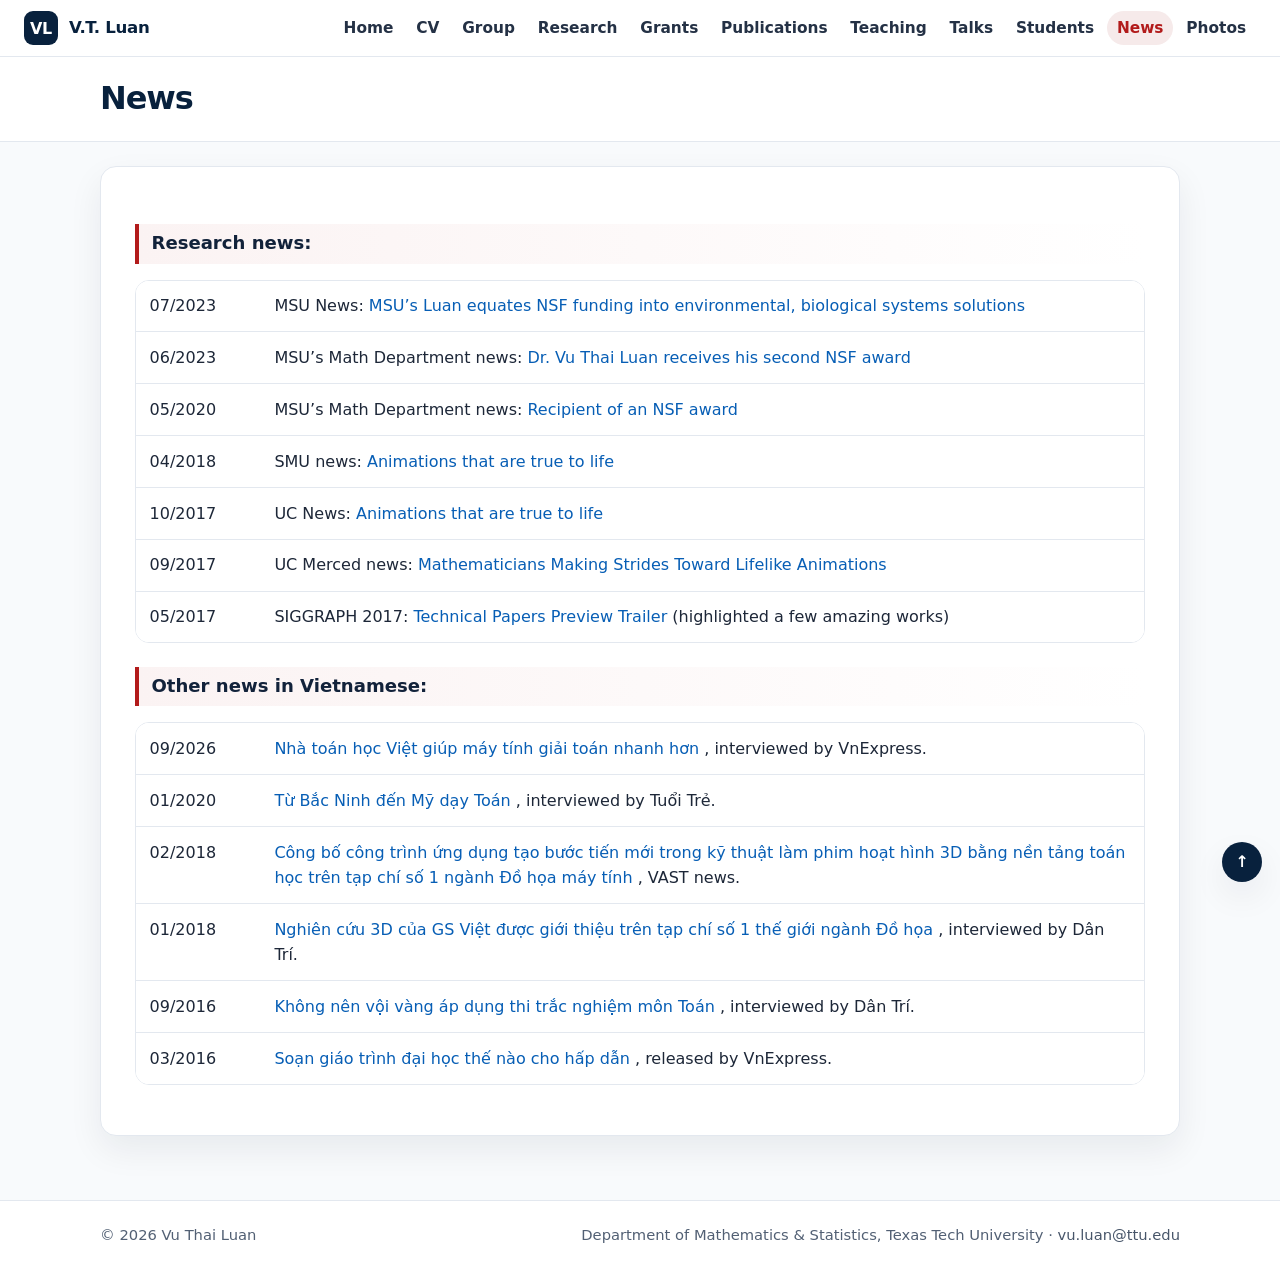
<file: news.html>
<!DOCTYPE html>
<html id="top" lang="en">
 <head>
  <meta charset="utf-8"/>
  <meta content="width=device-width, initial-scale=1" name="viewport"/>
  <meta content="Academic website of Vu Thai Luan, Associate Professor at Texas Tech University." name="description"/>
  <title>
   News | Vu Thai Luan
  </title>
  <link href="assets/css/style.css" rel="stylesheet"/>
  <script defer="" src="assets/js/main.js">
  </script>
 </head>
 <body class="news-page">
  <a class="skip-link" href="#main">
   Skip to content
  </a>
  <header class="site-header">
   <div class="nav-container">
    <a class="brand" href="index.html">
     <span class="brand-fallback">
      VL
     </span>
     <span>
      V.T. Luan
     </span>
    </a>
    <nav aria-label="Main navigation" class="site-nav">
     <a class="" href="index.html">
      Home
     </a>
     <a class="" href="cv.html">
      CV
     </a>
     <a class="" href="group.html">
      Group
     </a>
     <a class="" href="research.html">
      Research
     </a>
     <a class="" href="grants.html">
      Grants
     </a>
     <a class="" href="publications.html">
      Publications
     </a>
     <a class="" href="teaching.html">
      Teaching
     </a>
     <a class="" href="presentations.html">
      Talks
     </a>
     <a class="" href="students.html">
      Students
     </a>
     <a class="active" href="news.html">
      News
     </a>
     <a class="" href="photos.html">
      Photos
     </a>
    </nav>
   </div>
  </header>
  <section class="page-title">
   <div class="page-title-inner">
    <h1>
     News
    </h1>
   </div>
  </section>
  <main class="main" id="main">
   <article class="content-card">
    <div class="content">
     <p class="label-line section-title">
      <b>
       Research
      </b>
      <b>
       news:
      </b>
      <b>
      </b>
     </p>
     <div class="table-wrap">
      <table class="event-table news-table">
       <tr>
        <td>
         <p>
          07/2023
         </p>
        </td>
        <td>
         <p>
          MSU News:
          <a href="https://www.msstate.edu/newsroom/article/2023/07/msus-luan-equates-nsf-funding-environmental-biological-systems-solutions" rel="noopener" target="_blank">
           MSU&rsquo;s Luan equates NSF funding into environmental, biological systems solutions
          </a>
         </p>
        </td>
       </tr>
       <tr>
        <td>
         <p>
          06/2023
         </p>
        </td>
        <td>
         <p>
          MSU&rsquo;s Math Department news:
          <a href="https://www.math.msstate.edu/news/2023/07/dr-vu-thai-luan-receives-his-second-nsf-award" rel="noopener" target="_blank">
           Dr. Vu Thai Luan receives his second NSF award
          </a>
         </p>
        </td>
       </tr>
       <tr>
        <td>
         <p>
          05/2020
         </p>
        </td>
        <td>
         <p>
          MSU&rsquo;s Math Department news:
          <a href="https://www.math.msstate.edu/news/2020/05/dr-vu-thai-luan-recipient-three-year-nsf-award" rel="noopener" target="_blank">
           Recipient of an NSF award
          </a>
         </p>
        </td>
       </tr>
       <tr>
        <td>
         <p>
          04/2018
         </p>
        </td>
        <td>
         <p>
          SMU news:
          <a href="http://blog.smu.edu/dedmancollege/2018/04/10/animations-that-are-true-to-life/" rel="noopener" target="_blank">
           Animations that are true to life
          </a>
         </p>
        </td>
       </tr>
       <tr>
        <td>
         <p>
          10/2017
         </p>
        </td>
        <td>
         <p>
          UC News:
          <a href="https://www.universityofcalifornia.edu/news/animations-are-true-life" rel="noopener" target="_blank">
           Animations that are true to life
          </a>
         </p>
        </td>
       </tr>
       <tr>
        <td>
         <p>
          09/2017
         </p>
        </td>
        <td>
         <p>
          UC Merced news:
          <a href="http://www.ucmerced.edu/news/2017/mathematicians-making-strides-toward-lifelike-animations" rel="noopener" target="_blank">
           Mathematicians Making Strides Toward Lifelike Animations
          </a>
         </p>
        </td>
       </tr>
       <tr>
        <td>
         <p>
          05/2017
         </p>
        </td>
        <td>
         <p>
          SIGGRAPH 2017:
          <a href="https://www.youtube.com/watch?v=5YvIHREdVX4" rel="noopener" target="_blank">
           Technical Papers Preview Trailer
          </a>
          (highlighted a few amazing works)
         </p>
        </td>
       </tr>
      </table>
     </div>
     <p class="label-line section-title">
      <b>
       Other news in Vietnamese:
      </b>
     </p>
     <div class="table-wrap">
      <table class="event-table news-table">
       <tbody>
        <tr>
         <td>
          <p>
           09/2026
          </p>
         </td>
         <td>
          <p>
           <a href="https://vnexpress.net/nha-toan-hoc-viet-giup-may-tinh-giai-toan-nhanh-hon-5106100.html" rel="noopener" target="_blank">
            Nhà toán học Việt giúp máy tính giải toán nhanh hơn
           </a>, interviewed by VnExpress.
          </p>
         </td>
        </tr>
        <tr>
         <td>
          <p>
           01/2020
          </p>
         </td>
         <td>
          <p>
           <a href="https://tuoitre.vn/tu-bac-ninh-den-my-day-toan-20200109005300154.htm" rel="noopener" target="_blank">
            Từ Bắc Ninh &dstrok;ến Mỹ dạy To&aacute;n
           </a>
           , interviewed by Tuổi Trẻ.
          </p>
         </td>
        </tr>
        <tr>
         <td>
          <p>
           02/2018
          </p>
         </td>
         <td>
          <p>
           <a href="http://vast.gov.vn/web/guest/tin-chi-tiet/-/chi-tiet/cong-bo-cong-trinh-ung-dung-tao-buoc-tien-moi-trong-ky-thuat-lam-phim-hoat-hinh-3d-bang-nen-tang-toan-hoc-tren-tap-chi-so-1-nganh-%C4%91o-hoa-may-tinh-4832-432.html" rel="noopener" target="_blank">
            C&ocirc;ng bố c&ocirc;ng tr&igrave;nh ứng dụng tạo bước tiến mới trong kỹ thuật l&agrave;m phim hoạt h&igrave;nh 3D
            bằng nền tảng to&aacute;n học tr&ecirc;n tạp ch&iacute; số 1 ng&agrave;nh &Dstrok;ồ họa m&aacute;y t&iacute;nh
           </a>
           , VAST news.
          </p>
         </td>
        </tr>
        <tr>
         <td>
          <p>
           01/2018
          </p>
         </td>
         <td>
          <p>
           <a href="https://dantri.com.vn/du-hoc/nghien-cuu-3d-cua-gs-viet-duoc-gioi-thieu-tren-tap-chi-so-1-the-gioi-nganh-do-hoa-20180102000401897.htm" rel="noopener" target="_blank">
            Nghi&ecirc;n cứu 3D của GS Việt &dstrok;ược giới thiệu tr&ecirc;n tạp ch&iacute; số 1 thế giới ng&agrave;nh &Dstrok;ồ họa
           </a>
           , interviewed by D&acirc;n Tr&iacute;.
          </p>
         </td>
        </tr>
        <tr>
         <td>
          <p>
           09/2016
          </p>
         </td>
         <td>
          <p>
           <a href="http://dantri.com.vn/giao-duc-khuyen-hoc/gs-vu-thai-luan-dh-california-khong-nen-voi-vang-ap-dung-thi-trac-nghiem-mon-toan-20160912221615033.htm" rel="noopener" target="_blank">
            Kh&ocirc;ng n&ecirc;n vội v&agrave;ng &aacute;p dụng thi trắc nghiệm m&ocirc;n To&aacute;n
           </a>
           , interviewed by D&acirc;n Tr&iacute;.
          </p>
         </td>
        </tr>
        <tr>
         <td>
          <p>
           03/2016
          </p>
         </td>
         <td>
          <p>
           <a href="http://vnexpress.net/tin-tuc/giao-duc/soan-giao-trinh-dai-hoc-the-nao-cho-hap-dan-3367558.html" rel="noopener" target="_blank">
            Soạn gi&aacute;o tr&igrave;nh &dstrok;ại học thế n&agrave;o cho hấp dẫn
           </a>
           , released by VnExpress.
          </p>
         </td>
        </tr>
       </tbody>
      </table>
     </div>
    </div>
   </article>
  </main>
  <footer class="footer">
   <div class="footer-inner">
    <span>
     &copy;
     <span id="year">
     </span>
     Vu Thai Luan
    </span>
    <span>
     Department of Mathematics &amp; Statistics, Texas Tech University &middot;
     <a href="mailto:vu.luan@ttu.edu">
      vu.luan@ttu.edu
     </a>
    </span>
   </div>
  </footer>
  <a aria-label="Back to top" class="backtop" href="#top">
   &uarr;
  </a>
 </body>
</html>
</file>
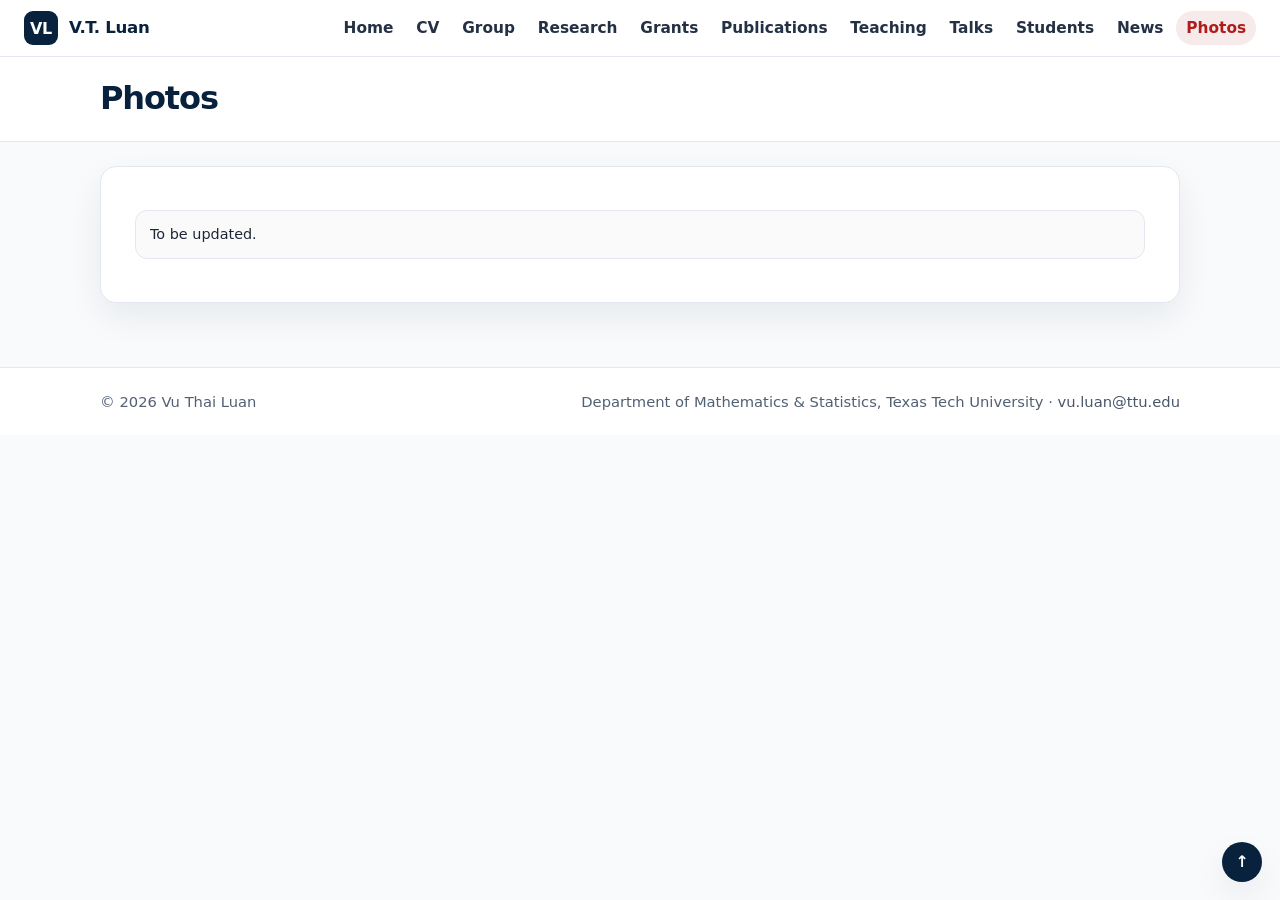
<file: photos.html>
<!DOCTYPE html>
<html id="top" lang="en">
 <head>
  <meta charset="utf-8"/>
  <meta content="width=device-width, initial-scale=1" name="viewport"/>
  <meta content="Academic website of Vu Thai Luan, Associate Professor at Texas Tech University." name="description"/>
  <title>
   Photos | Vu Thai Luan
  </title>
  <link href="assets/css/style.css" rel="stylesheet"/>
  <script defer="" src="assets/js/main.js">
  </script>
 </head>
 <body>
  <a class="skip-link" href="#main">
   Skip to content
  </a>
  <header class="site-header">
   <div class="nav-container">
    <a class="brand" href="index.html">
     <span class="brand-fallback">
      VL
     </span>
     <span>
      V.T. Luan
     </span>
    </a>
    <nav aria-label="Main navigation" class="site-nav">
     <a class="" href="index.html">
      Home
     </a>
     <a class="" href="cv.html">
      CV
     </a>
     <a class="" href="group.html">
      Group
     </a>
     <a class="" href="research.html">
      Research
     </a>
     <a class="" href="grants.html">
      Grants
     </a>
     <a class="" href="publications.html">
      Publications
     </a>
     <a class="" href="teaching.html">
      Teaching
     </a>
     <a class="" href="presentations.html">
      Talks
     </a>
     <a class="" href="students.html">
      Students
     </a>
     <a class="" href="news.html">
      News
     </a>
     <a class="active" href="photos.html">
      Photos
     </a>
    </nav>
   </div>
  </header>
  <section class="page-title">
   <div class="page-title-inner">
    <h1>
     Photos
    </h1>
   </div>
  </section>
  <main class="main" id="main">
   <article class="content-card">
    <div class="content">
   <!--
     <p class="label-line section-title">
      <b>
       With my beloved family:
      </b>
     </p>
     <p class="label-line section-title">
      <b>
       Innsbruck time:
      </b>
     </p>
     <p class="label-line section-title">
      <b>
       With my students:
      </b>
     </p>
     <p class="label-line section-title">
      <b>
       With mathematicians around the world:
      </b>
  -->
     </p>
     <p class="note">
      To be updated.
     </p>
    </div>
   </article>
  </main>
  <footer class="footer">
   <div class="footer-inner">
    <span>
     &copy;
     <span id="year">
     </span>
     Vu Thai Luan
    </span>
    <span>
     Department of Mathematics &amp; Statistics, Texas Tech University &middot;
     <a href="mailto:vu.luan@ttu.edu">
      vu.luan@ttu.edu
     </a>
    </span>
   </div>
  </footer>
  <a aria-label="Back to top" class="backtop" href="#top">
   &uarr;
  </a>
 </body>
</html>
</file>
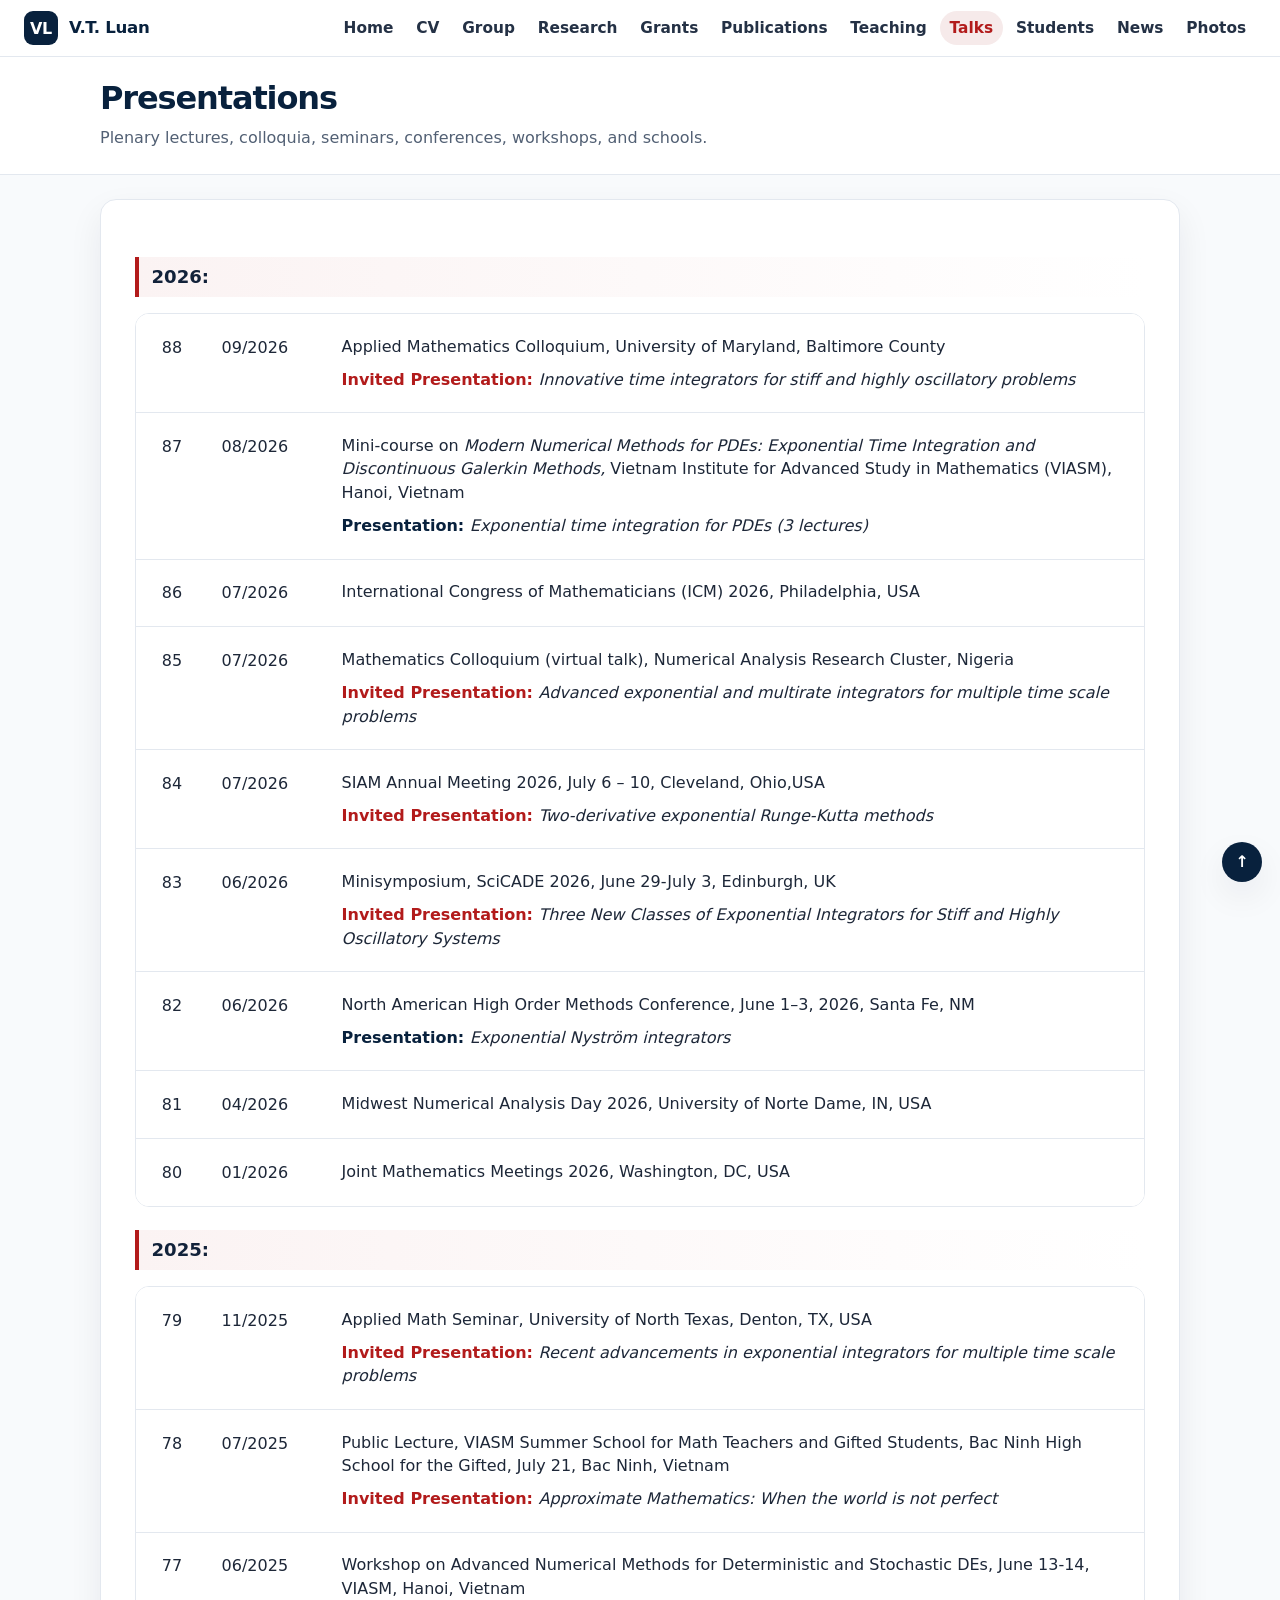
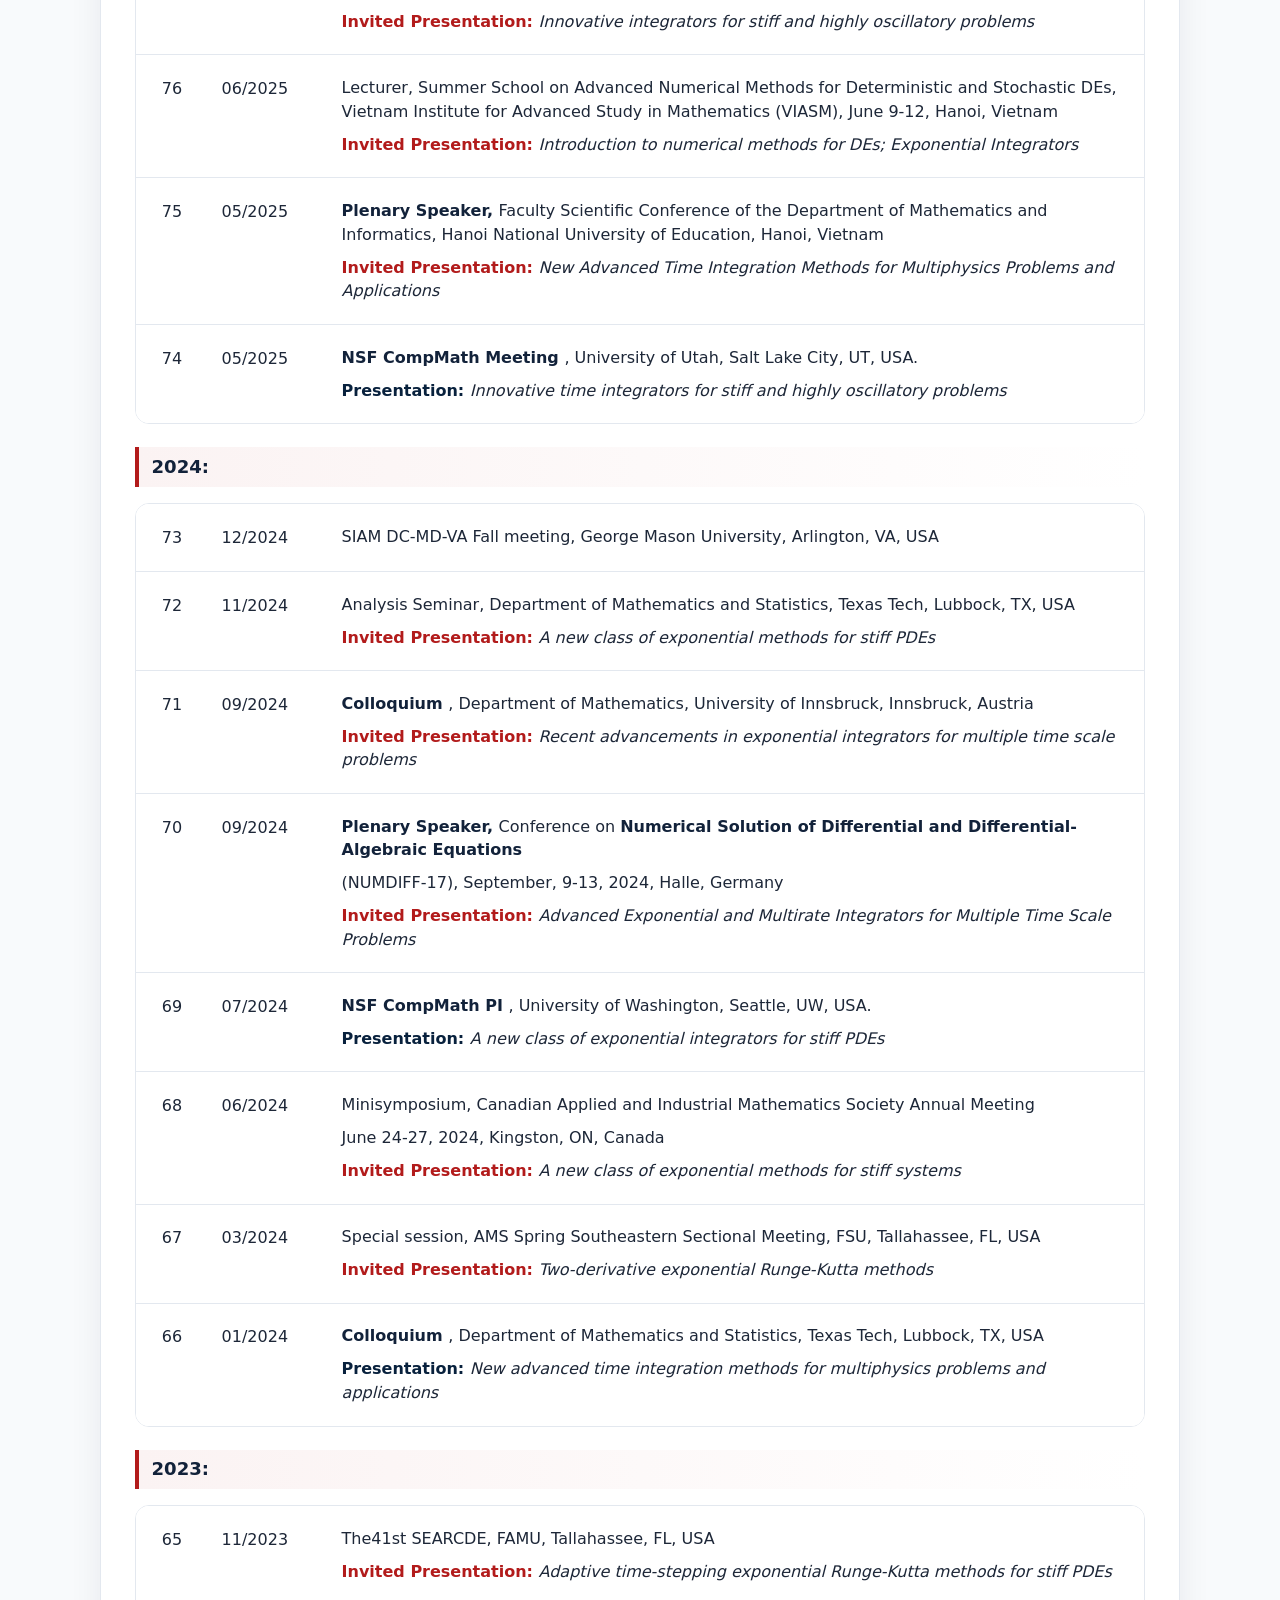
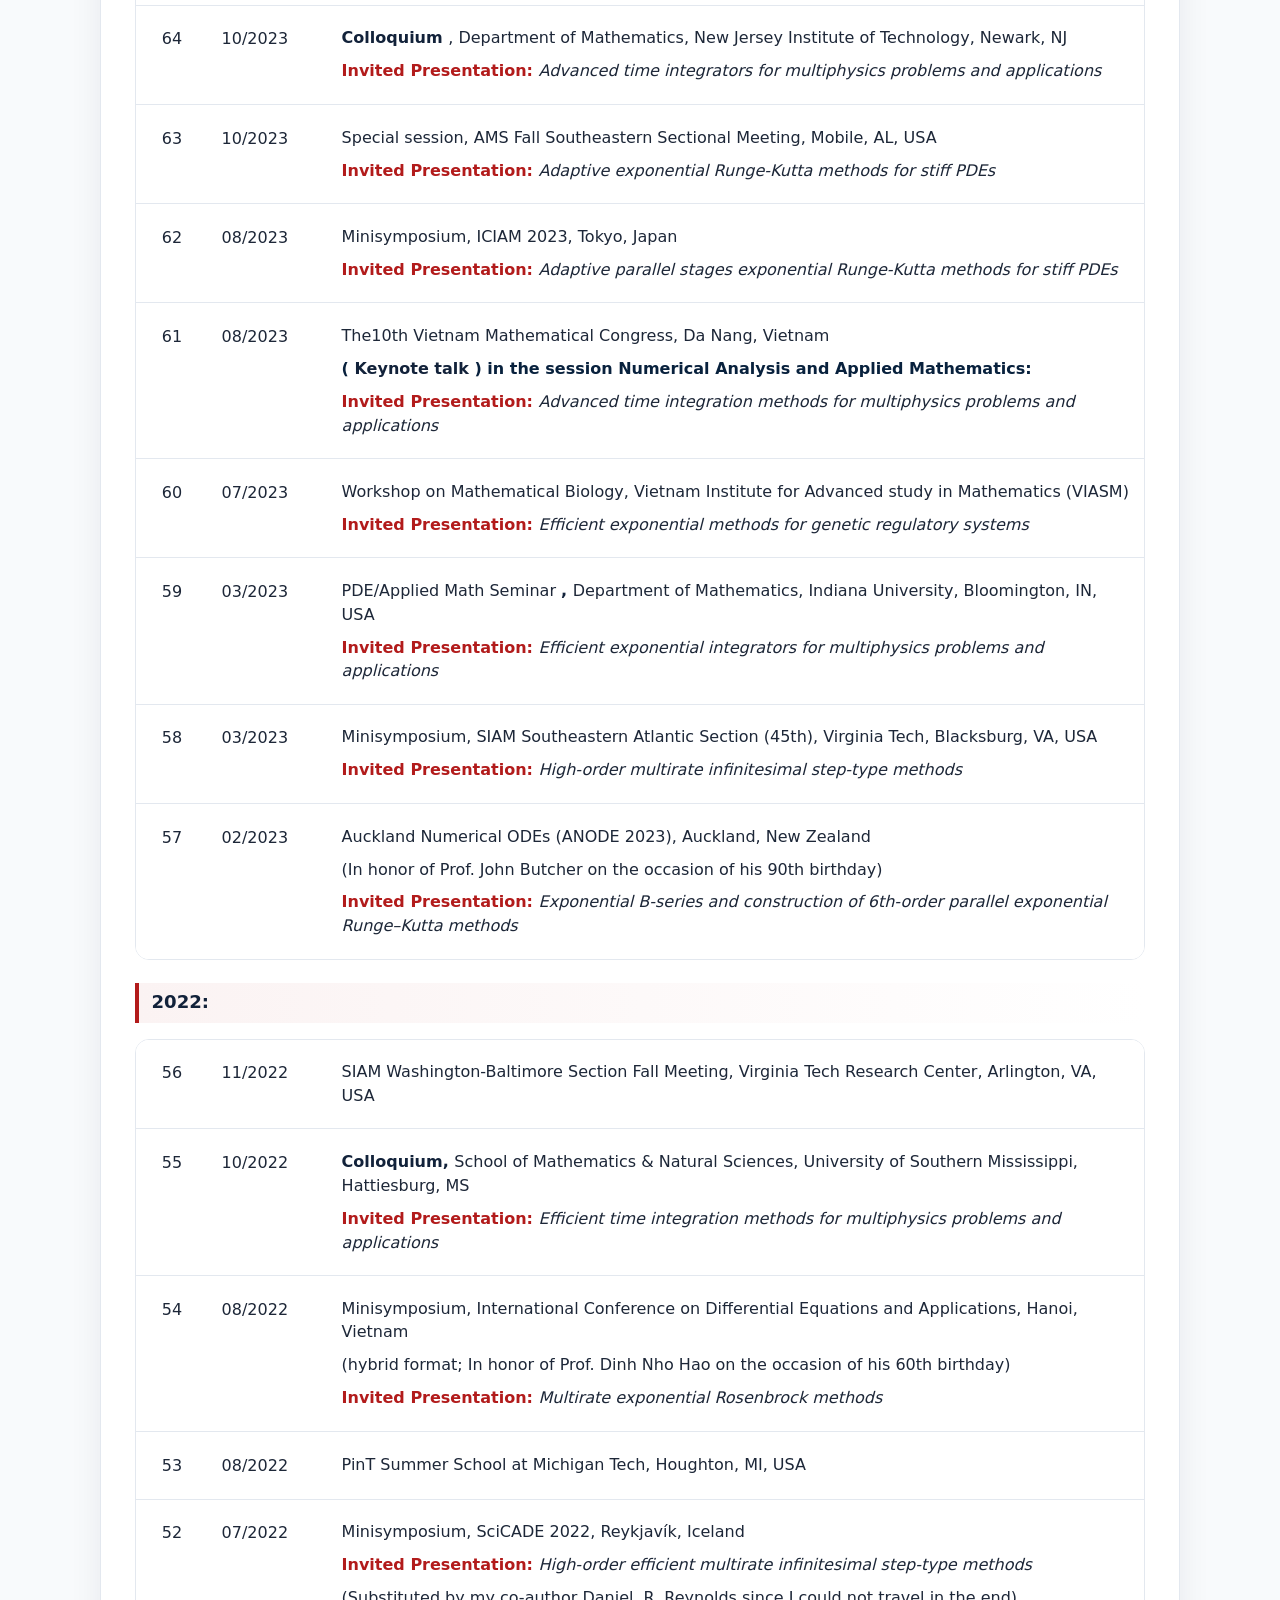
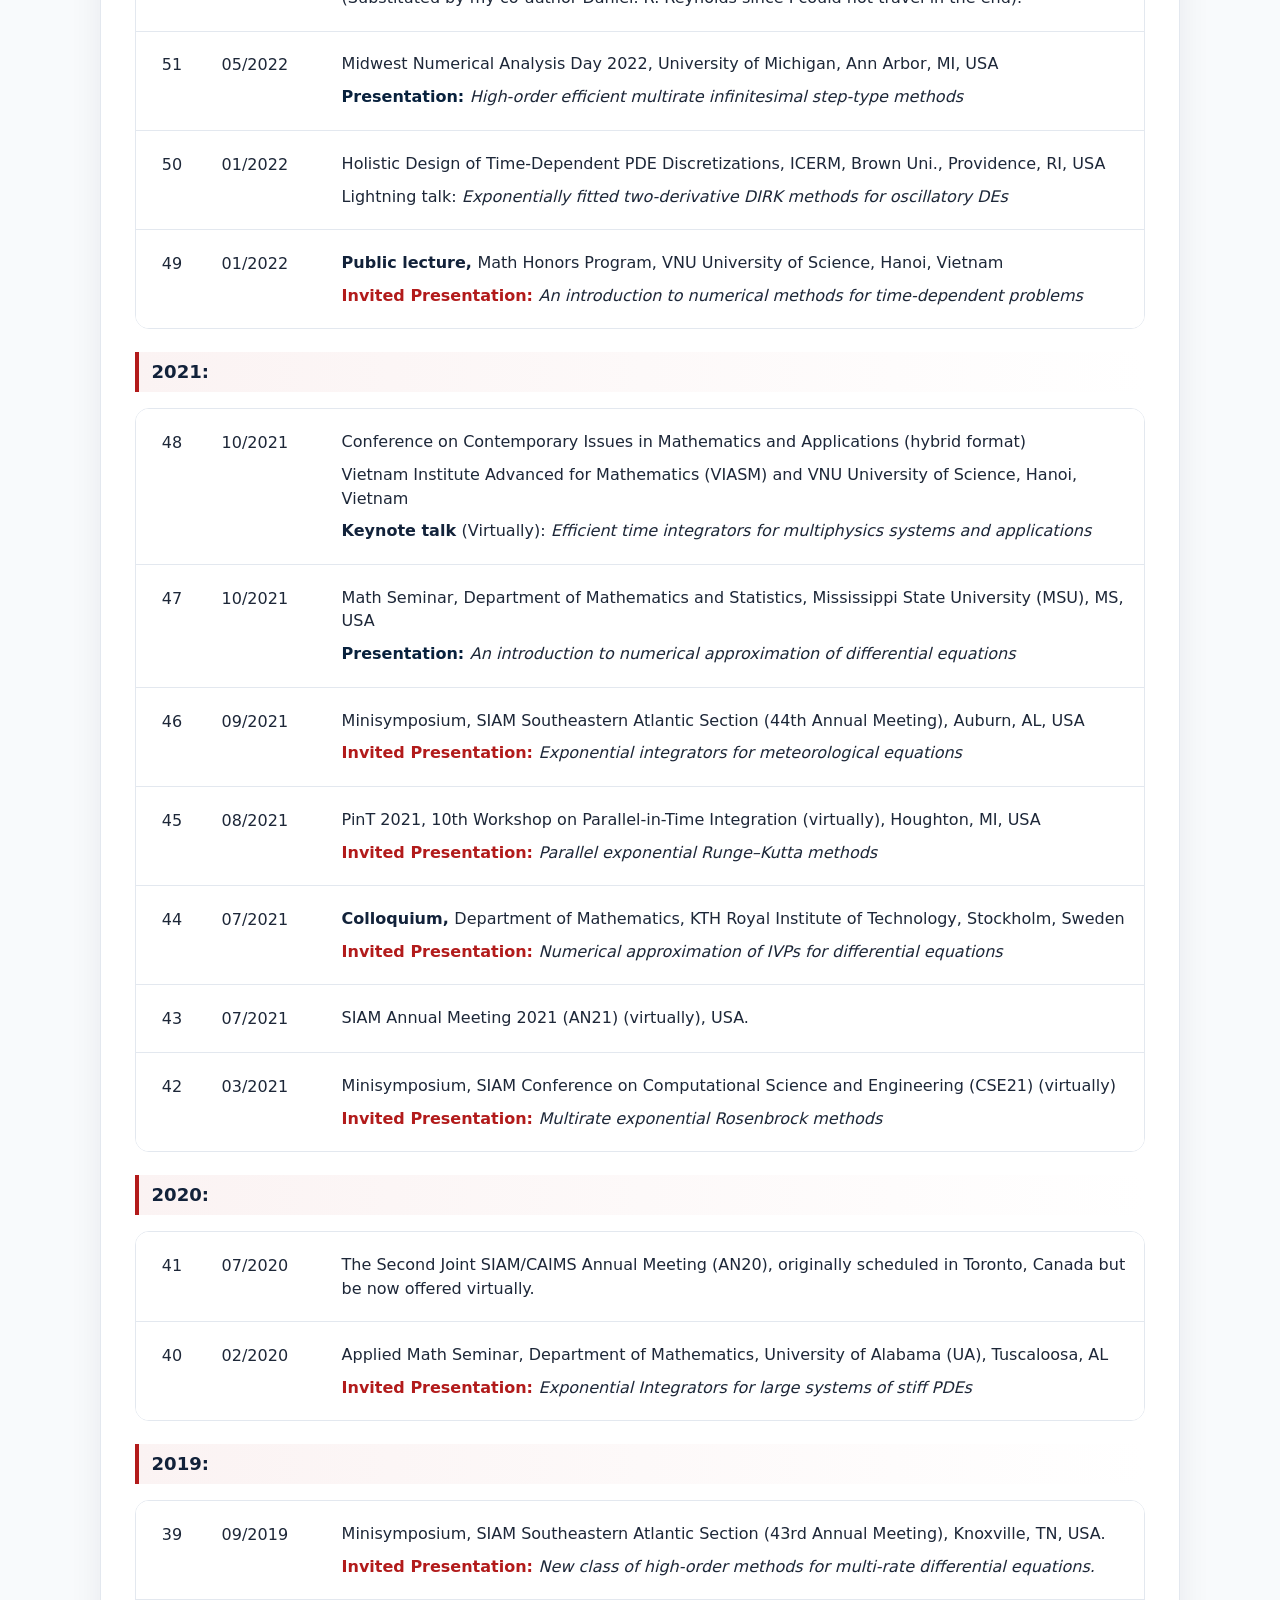
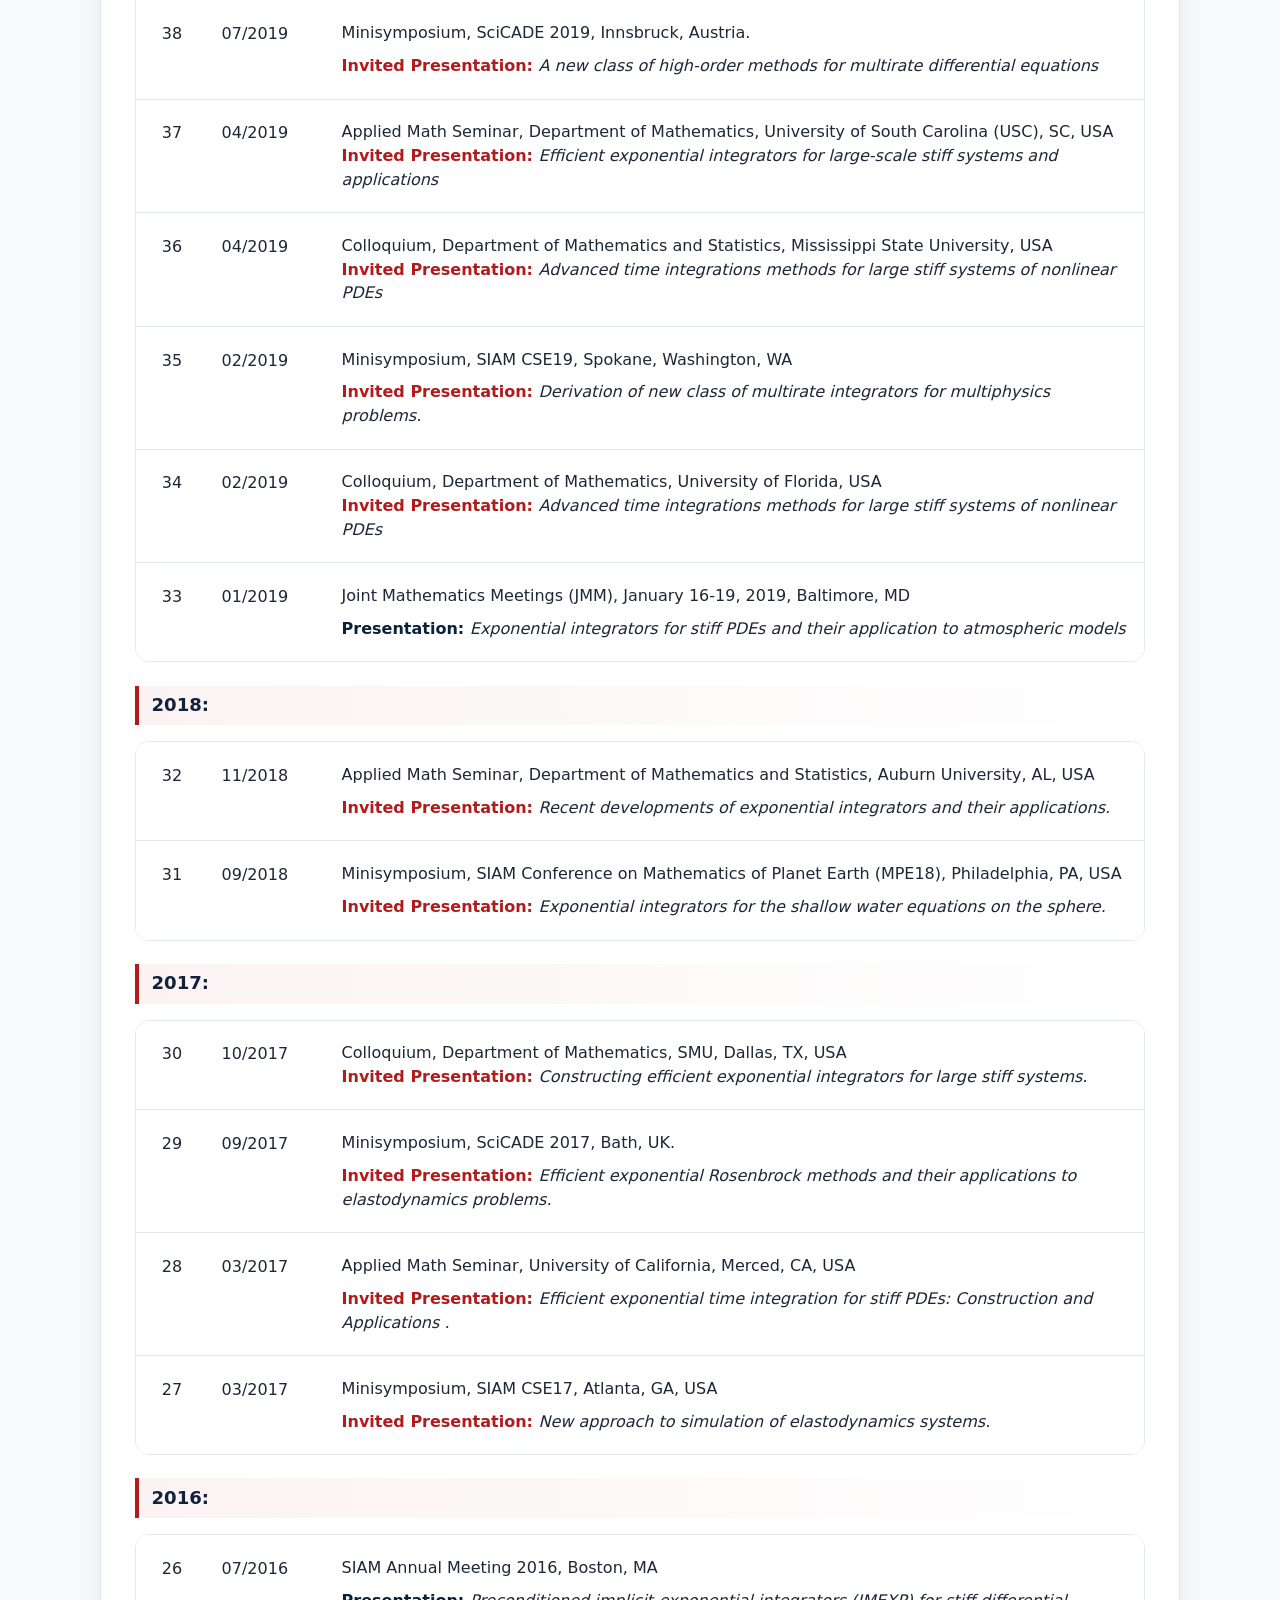
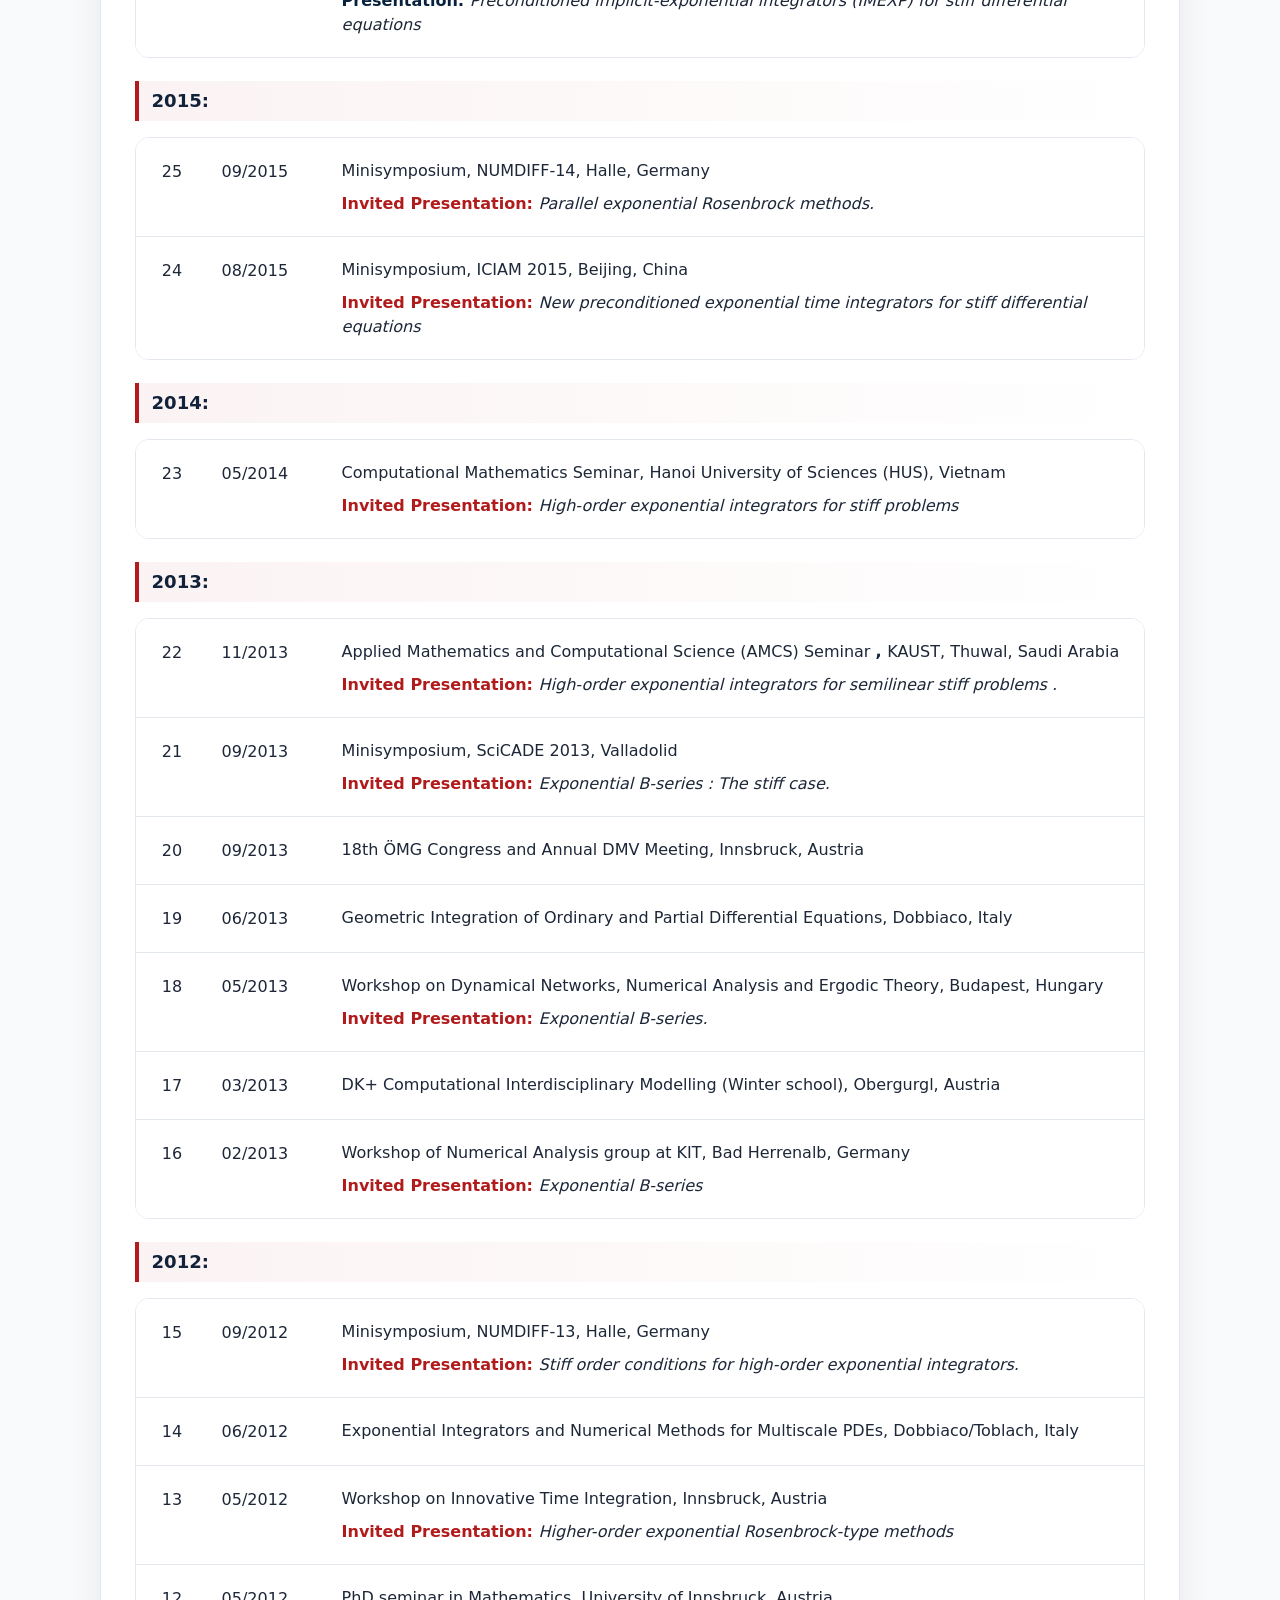
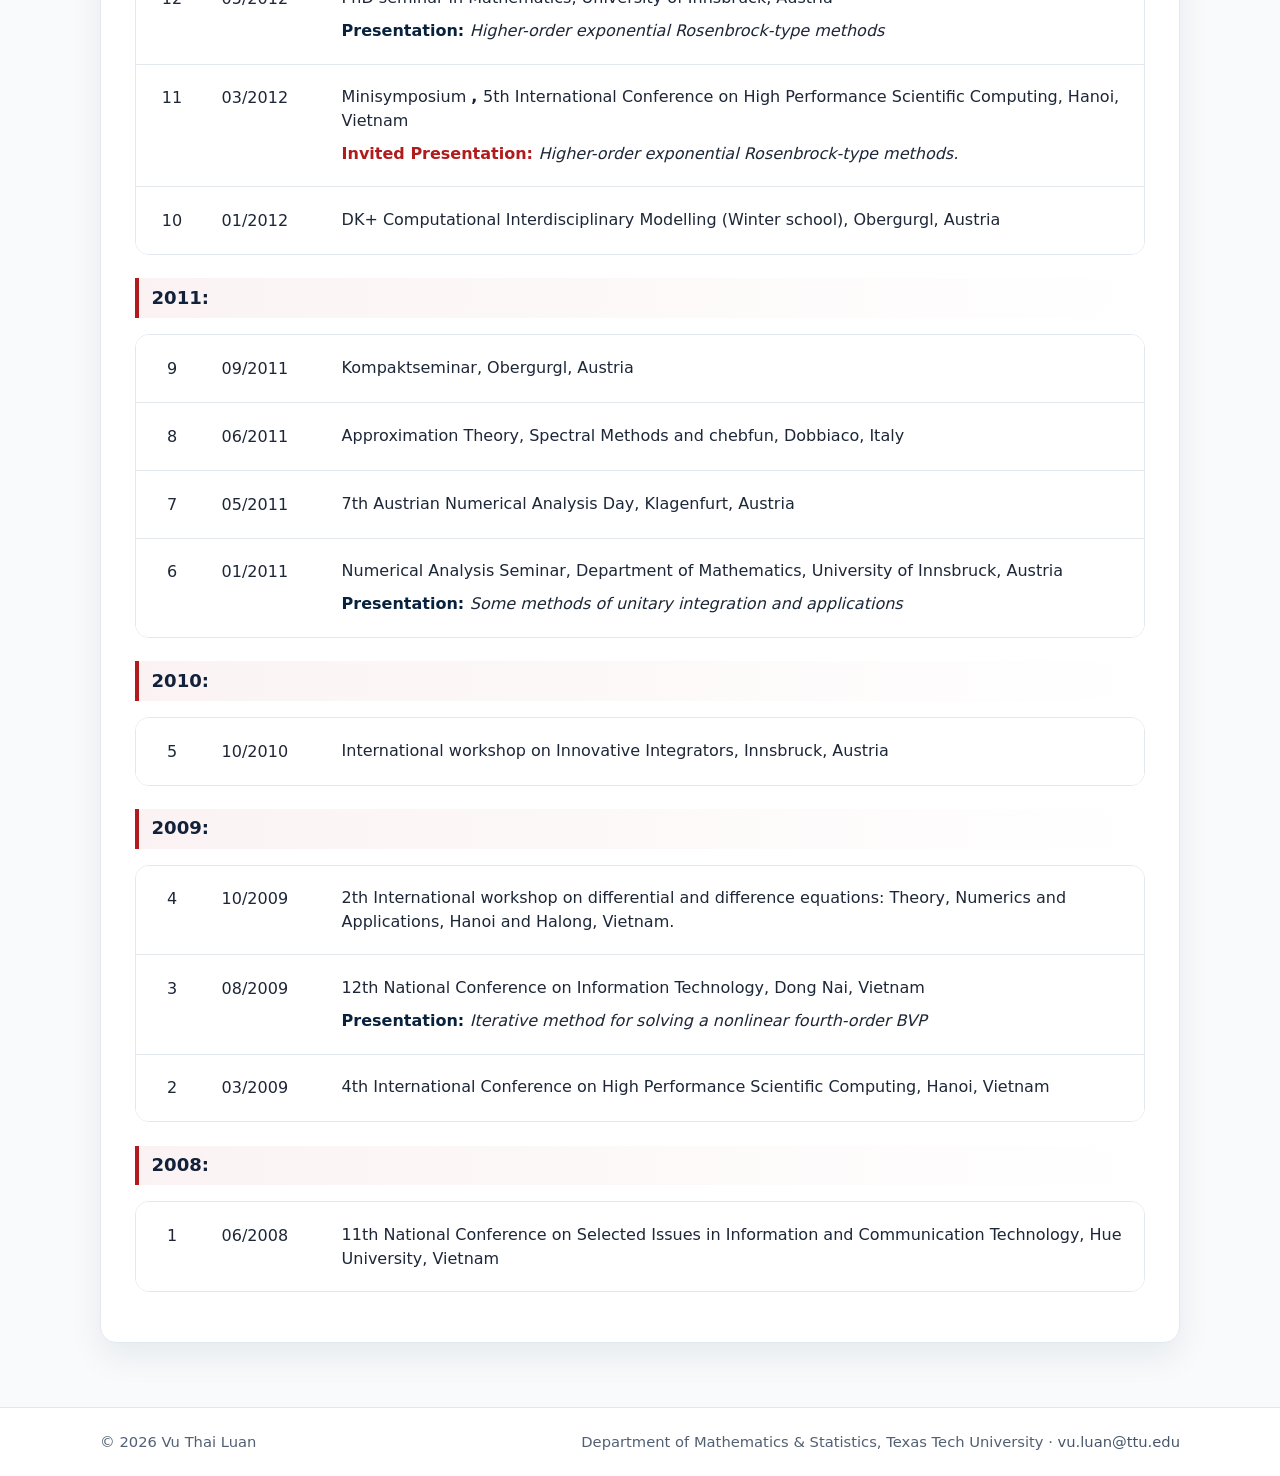
<file: presentations.html>
<!DOCTYPE html>
<html id="top" lang="en">
 <head>
  <meta charset="utf-8"/>
  <meta content="width=device-width, initial-scale=1" name="viewport"/>
  <meta content="Academic website of Vu Thai Luan, Associate Professor at Texas Tech University." name="description"/>
  <title>
   Presentations | Vu Thai Luan
  </title>
  <link href="assets/css/style.css" rel="stylesheet"/>
  <script defer="" src="assets/js/main.js">
  </script>
 </head>
 <body class="talks-page">
  <a class="skip-link" href="#main">
   Skip to content
  </a>
  <header class="site-header">
   <div class="nav-container">
    <a class="brand" href="index.html">
     <span class="brand-fallback">
      VL
     </span>
     <span>
      V.T. Luan
     </span>
    </a>
    <nav aria-label="Main navigation" class="site-nav">
     <a class="" href="index.html">
      Home
     </a>
     <a class="" href="cv.html">
      CV
     </a>
     <a class="" href="group.html">
      Group
     </a>
     <a class="" href="research.html">
      Research
     </a>
     <a class="" href="grants.html">
      Grants
     </a>
     <a class="" href="publications.html">
      Publications
     </a>
     <a class="" href="teaching.html">
      Teaching
     </a>
     <a class="active" href="presentations.html">
      Talks
     </a>
     <a class="" href="students.html">
      Students
     </a>
     <a class="" href="news.html">
      News
     </a>
     <a class="" href="photos.html">
      Photos
     </a>
    </nav>
   </div>
  </header>
  <section class="page-title">
   <div class="page-title-inner">
    <h1>
     Presentations
    </h1>
    <p>
     Plenary lectures, colloquia, seminars, conferences, workshops, and schools.
    </p>
   </div>
  </section>
  <main class="main" id="main">
   <article class="content-card">
    <div class="content">
     <p class="label-line section-title">
      <b>
       2026:
      </b>
      <b>
      </b>
     </p>
     <div class="table-wrap">
      <table class="event-table">
       <tr>
        <td>
         <p>
          88
         </p>
        </td>
        <td>
         <p>
          09/2026
         </p>
        </td>
        <td>
         <p>
          Applied Mathematics Colloquium, University of Maryland, Baltimore County  
         </p>
         <p>
          <span class="talk-label invited">
           Invited Presentation:
          </span>
          <i>
           Innovative time integrators for stiff and highly oscillatory problems
          </i>
         </p>
        </td>
       </tr>
       <tr>
        <td>
         <p>
          87
         </p>
        </td>
        <td>
         <p>
          08/2026
         </p>
        </td>
        <td>
         <p>
          Mini-course on 
          </span>
          <i> 
           Modern Numerical Methods for PDEs: Exponential Time Integration and Discontinuous Galerkin Methods,
           </i>
         <span style="font-style: normal;">Vietnam Institute for Advanced Study in Mathematics (VIASM), Hanoi, Vietnam</span>
         </p>
         <p>
          <span class="talk-label">
           Presentation:
          </span>
          <i>
           Exponential time integration for PDEs (3 lectures)
          </i>
         </p>
        </td>
       </tr>
       <tr>
        <td>
         <p>
          86
         </p>
        </td>
        <td>
         <p>
          07/2026
         </p>
        </td>
        <td>
         <p>
          International Congress of Mathematicians (ICM) 2026, Philadelphia, USA
         </p>
        </td>
       </tr>
       <tr>
        <td>
         <p>
          85
         </p>
        </td>
        <td>
         <p>
          07/2026
         </p>
        </td>
        <td>
         <p>
          Mathematics Colloquium (virtual talk), Numerical Analysis Research Cluster, Nigeria  
         </p>
         <p>
          <span class="talk-label invited">
           Invited Presentation:
          </span>
          <i>
           Advanced exponential and multirate integrators for multiple time scale problems
          </i>
         </p>
        </td>
       </tr>
       <tr>
        <td>
         <p>
          84
         </p>
        </td>
        <td>
         <p>
          07/2026
         </p>
        </td>
        <td>
         <p>
          SIAM Annual Meeting 2026, July 6 &ndash; 10, Cleveland, Ohio,USA
         </p>
         <p>
          <span class="talk-label invited">
           Invited Presentation:
          </span>
          <i>
           Two-derivative exponential Runge-Kutta methods
          </i>
         </p>
        </td>
       </tr>
       <tr>
        <td>
         <p>
          83
         </p>
        </td>
        <td>
         <p>
          06/2026
         </p>
        </td>
        <td>
         <p>
          Minisymposium,
          <b>
          </b>
          SciCADE 2026, June 29-July 3, Edinburgh, UK
         </p>
         <p>
          <span class="talk-label invited">
           Invited Presentation:
          </span>
          <i>
           Three New Classes of Exponential Integrators for Stiff and Highly Oscillatory Systems
          </i>
         </p>
        </td>
       </tr>
       <tr>
        <td>
         <p>
          82
         </p>
        </td>
        <td>
         <p>
          06/2026
         </p>
        </td>
        <td>
         <p>
          North American High Order Methods Conference, June 1&ndash;3, 2026, Santa Fe, NM
         </p>
         <p>
          <span class="talk-label">
           Presentation:
          </span>
          <i>
           Exponential Nystr&ouml;m integrators
          </i>
         </p>
        </td>
       </tr>
       <tr>
        <td>
         <p>
          81
         </p>
        </td>
        <td>
         <p>
          04/2026
         </p>
        </td>
        <td>
         <p>
          Midwest Numerical Analysis Day 2026, University of Norte Dame, IN, USA
         </p>
        </td>
       </tr>
       <tr>
        <td>
         <p>
          80
         </p>
        </td>
        <td>
         <p>
          01/2026
         </p>
        </td>
        <td>
         <p>
          Joint Mathematics Meetings 2026, Washington, DC, USA
          <b>
          </b>
         </p>
        </td>
       </tr>
      </table>
     </div>
     <p class="label-line section-title">
      <b>
       2025:
      </b>
     </p>
     <div class="table-wrap">
      <table class="event-table">
       <tr>
        <td>
         <p>
          79
         </p>
        </td>
        <td>
         <p>
          11/2025
         </p>
        </td>
        <td>
         <p>
          Applied Math Seminar,
          <b>
          </b>
          University of North Texas, Denton, TX, USA
         </p>
         <p>
          <span class="talk-label invited">
           Invited Presentation:
          </span>
          <i>
           Recent advancements in exponential integrators for multiple time scale problems
          </i>
         </p>
        </td>
       </tr>
       <tr>
        <td>
         <p>
          78
         </p>
        </td>
        <td>
         <p>
          07/2025
         </p>
        </td>
        <td>
         <p>
          Public Lecture, VIASM Summer School for Math Teachers and Gifted Students, Bac Ninh High School for the Gifted, July 21, Bac Ninh, Vietnam
         </p>
         <p>
          <span class="talk-label invited">
           Invited Presentation:
          </span>
          <i>
           Approximate Mathematics: When the world is not perfect
          </i>
         </p>
        </td>
       </tr>
       <tr>
        <td>
         <p>
          77
         </p>
        </td>
        <td>
         <p>
          06/2025
         </p>
        </td>
        <td>
         <p>
          Workshop on Advanced Numerical Methods for Deterministic and Stochastic DEs, June 13-14, VIASM, Hanoi, Vietnam
         </p>
         <p>
          <span class="talk-label invited">
           Invited Presentation:
          </span>
          <i>
           Innovative integrators for stiff and highly oscillatory problems
          </i>
         </p>
        </td>
       </tr>
       <tr>
        <td>
         <p>
          76
         </p>
        </td>
        <td>
         <p>
          06/2025
         </p>
        </td>
        <td>
         <p>
          Lecturer,
          <b>
          </b>
          Summer School on Advanced Numerical Methods for Deterministic and Stochastic DEs, Vietnam Institute for Advanced
          Study in Mathematics (VIASM), June 9-12, Hanoi, Vietnam
         </p>
         <p>
          <span class="talk-label invited">
           Invited Presentation:
          </span>
          <i>
           Introduction to numerical methods for DEs; Exponential Integrators
          </i>
         </p>
        </td>
       </tr>
       <tr>
        <td>
         <p>
          75
         </p>
        </td>
        <td>
         <p>
          05/2025
         </p>
        </td>
        <td>
         <p>
          <b>
           Plenary Speaker,
          </b>
          Faculty Scientific Conference of the Department of Mathematics and Informatics, Hanoi National University of Education, Hanoi, Vietnam
         </p>
         <p>
          <span class="talk-label invited">
           Invited Presentation:
          </span>
          <i>
           New Advanced Time Integration Methods for Multiphysics Problems and Applications
          </i>
         </p>
        </td>
       </tr>
       <tr>
        <td>
         <p>
          74
         </p>
        </td>
        <td>
         <p>
          05/2025
         </p>
        </td>
        <td>
         <p>
          <b>
           NSF CompMath Meeting
          </b>
          ,
          <b>
          </b>
          University of Utah, Salt Lake City, UT, USA.
         </p>
         <p>
          <span class="talk-label">
           Presentation:
          </span>
          <i>
           Innovative time integrators for stiff and highly oscillatory problems
          </i>
         </p>
        </td>
       </tr>
      </table>
     </div>
     <p class="label-line section-title">
      <b>
       2024:
      </b>
     </p>
     <div class="table-wrap">
      <table class="event-table">
       <tr>
        <td>
         <p>
          73
         </p>
        </td>
        <td>
         <p>
          12/2024
         </p>
        </td>
        <td>
         <p>
          SIAM DC-MD-VA Fall meeting, George Mason University, Arlington, VA, USA
          <b>
          </b>
         </p>
        </td>
       </tr>
       <tr>
        <td>
         <p>
          72
         </p>
        </td>
        <td>
         <p>
          11/2024
         </p>
        </td>
        <td>
         <p>
          Analysis Seminar, Department of Mathematics and Statistics, Texas Tech, Lubbock, TX, USA
         </p>
         <p>
          <span class="talk-label invited">
           Invited Presentation:
          </span>
          <i>
           A new class of exponential methods for stiff PDEs
          </i>
         </p>
        </td>
       </tr>
       <tr>
        <td>
         <p>
          71
         </p>
        </td>
        <td>
         <p>
          09/2024
         </p>
        </td>
        <td>
         <p>
          <b>
           Colloquium
          </b>
          , Department of Mathematics, University of Innsbruck, Innsbruck, Austria
         </p>
         <p>
          <span class="talk-label invited">
           Invited Presentation:
          </span>
          <i>
           Recent advancements in exponential integrators for multiple time scale problems
          </i>
         </p>
        </td>
       </tr>
       <tr>
        <td>
         <p>
          70
         </p>
        </td>
        <td>
         <p>
          09/2024
         </p>
        </td>
        <td>
         <p>
          <b>
           Plenary Speaker,
          </b>
          Conference on
          <b>
           Numerical Solution of Differential and Differential-Algebraic Equations
          </b>
         </p>
         <p>
          (NUMDIFF-17), September, 9-13, 2024, Halle, Germany
         </p>
         <p>
          <span class="talk-label invited">
           Invited Presentation:
          </span>
          <i>
           Advanced Exponential and Multirate Integrators for Multiple Time Scale Problems
          </i>
         </p>
        </td>
       </tr>
       <tr>
        <td>
         <p>
          69
         </p>
        </td>
        <td>
         <p>
          07/2024
         </p>
        </td>
        <td>
         <p>
          <b>
           NSF CompMath PI
          </b>
          ,
          <b>
          </b>
          University of Washington, Seattle, UW, USA.
         </p>
         <p>
          <span class="talk-label">
           Presentation:
          </span>
          <i>
           A new class of exponential integrators for stiff PDEs
          </i>
         </p>
        </td>
       </tr>
       <tr>
        <td>
         <p>
          68
         </p>
        </td>
        <td>
         <p>
          06/2024
         </p>
        </td>
        <td>
         <p>
          Minisymposium,
          <b>
          </b>
          Canadian Applied and Industrial Mathematics Society Annual Meeting
         </p>
         <p>
          June 24-27, 2024, Kingston, ON, Canada
         </p>
         <p>
          <span class="talk-label invited">
           Invited Presentation:
          </span>
          <i>
           A new class of exponential methods for stiff systems
          </i>
         </p>
        </td>
       </tr>
       <tr>
        <td>
         <p>
          67
         </p>
        </td>
        <td>
         <p>
          03/2024
         </p>
        </td>
        <td>
         <p>
          Special session, AMS Spring Southeastern Sectional Meeting, FSU, Tallahassee, FL, USA
         </p>
         <p>
          <span class="talk-label invited">
           Invited Presentation:
          </span>
          <i>
           Two-derivative exponential Runge-Kutta methods
          </i>
         </p>
        </td>
       </tr>
       <tr>
        <td>
         <p>
          66
         </p>
        </td>
        <td>
         <p>
          01/2024
         </p>
        </td>
        <td>
         <p>
          <b>
           Colloquium
          </b>
          , Department of Mathematics and Statistics, Texas Tech, Lubbock, TX, USA
         </p>
         <p>
          <span class="talk-label">
           Presentation:
          </span>
          <i>
           New advanced time integration methods for multiphysics problems and applications
          </i>
         </p>
        </td>
       </tr>
      </table>
     </div>
     <p class="label-line section-title">
      <b>
       2023:
      </b>
     </p>
     <div class="table-wrap">
      <table class="event-table">
       <tr>
        <td>
         <p>
          65
         </p>
        </td>
        <td>
         <p>
          11/2023
         </p>
        </td>
        <td>
         <p>
          The41st
          <b>
          </b>
          SEARCDE, FAMU, Tallahassee, FL, USA
         </p>
         <p>
          <span class="talk-label invited">
           Invited Presentation:
          </span>
          <i>
           Adaptive time-stepping exponential Runge-Kutta methods for stiff PDEs
          </i>
         </p>
        </td>
       </tr>
       <tr>
        <td>
         <p>
          64
         </p>
        </td>
        <td>
         <p>
          10/2023
         </p>
        </td>
        <td>
         <p>
          <b>
           Colloquium
          </b>
          , Department of Mathematics, New Jersey Institute of Technology, Newark, NJ
         </p>
         <p>
          <span class="talk-label invited">
           Invited Presentation:
          </span>
          <i>
           Advanced time integrators for multiphysics problems and applications
          </i>
         </p>
        </td>
       </tr>
       <tr>
        <td>
         <p>
          63
         </p>
        </td>
        <td>
         <p>
          10/2023
         </p>
        </td>
        <td>
         <p>
          Special session, AMS Fall Southeastern Sectional Meeting, Mobile, AL, USA
          <b>
          </b>
         </p>
         <p>
          <span class="talk-label invited">
           Invited Presentation:
          </span>
          <i>
           Adaptive exponential Runge-Kutta methods for stiff PDEs
          </i>
         </p>
        </td>
       </tr>
       <tr>
        <td>
         <p>
          62
         </p>
        </td>
        <td>
         <p>
          08/2023
         </p>
        </td>
        <td>
         <p>
          Minisymposium,
          <b>
          </b>
          ICIAM 2023, Tokyo, Japan
         </p>
         <p>
          <span class="talk-label invited">
           Invited Presentation:
          </span>
          <i>
           Adaptive parallel stages exponential Runge-Kutta methods for stiff PDEs
          </i>
         </p>
        </td>
       </tr>
       <tr>
        <td>
         <p>
          61
         </p>
        </td>
        <td>
         <p>
          08/2023
         </p>
        </td>
        <td>
         <p>
          The10th Vietnam Mathematical Congress, Da Nang, Vietnam
         </p>
         <p class="label-line">
          (
          <b>
           Keynote talk
          </b>
          ) in the session Numerical Analysis and Applied Mathematics:
         </p>
         <p>
          <span class="talk-label invited">
           Invited Presentation:
          </span>
          <i>
           Advanced time integration methods for multiphysics problems and applications
          </i>
         </p>
        </td>
       </tr>
       <tr>
        <td>
         <p>
          60
         </p>
        </td>
        <td>
         <p>
          07/2023
         </p>
        </td>
        <td>
         <p>
          Workshop on Mathematical Biology, Vietnam Institute for Advanced study in Mathematics (VIASM)
         </p>
         <p>
          <span class="talk-label invited">
           Invited Presentation:
          </span>
          <i>
           Efficient exponential methods for genetic regulatory systems
          </i>
         </p>
        </td>
       </tr>
       <tr>
        <td>
         <p>
          59
         </p>
        </td>
        <td>
         <p>
          03/2023
         </p>
        </td>
        <td>
         <p>
          PDE/Applied Math Seminar
          <b>
           ,
          </b>
          Department of Mathematics, Indiana University, Bloomington, IN, USA
         </p>
         <p>
          <span class="talk-label invited">
           Invited Presentation:
          </span>
          <i>
           Efficient exponential integrators for multiphysics problems and applications
          </i>
         </p>
        </td>
       </tr>
       <tr>
        <td>
         <p>
          58
         </p>
        </td>
        <td>
         <p>
          03/2023
         </p>
        </td>
        <td>
         <p>
          Minisymposium, SIAM Southeastern Atlantic Section
          <b>
          </b>
          (45th),
          <b>
          </b>
          Virginia Tech, Blacksburg, VA, USA
         </p>
         <p>
          <span class="talk-label invited">
           Invited Presentation:
          </span>
          <i>
           High-order multirate infinitesimal step-type methods
          </i>
         </p>
        </td>
       </tr>
       <tr>
        <td>
         <p>
          57
         </p>
        </td>
        <td>
         <p>
          02/2023
         </p>
        </td>
        <td>
         <p>
          Auckland Numerical ODEs (ANODE 2023),
          <b>
          </b>
          Auckland, New Zealand
          <b>
          </b>
         </p>
         <p>
          (In honor of Prof. John Butcher on the occasion of his 90th birthday)
         </p>
         <p>
          <span class="talk-label invited">
           Invited Presentation:
          </span>
          <i>
           Exponential B-series and construction of 6th-order parallel exponential Runge&ndash;Kutta methods
          </i>
         </p>
        </td>
       </tr>
      </table>
     </div>
     <p class="label-line section-title">
      <b>
       2022:
      </b>
     </p>
     <div class="table-wrap">
      <table class="event-table">
       <tr>
        <td>
         <p>
          56
         </p>
        </td>
        <td>
         <p>
          11/2022
         </p>
        </td>
        <td>
         <p>
          SIAM Washington-Baltimore Section Fall Meeting, Virginia Tech Research Center, Arlington, VA, USA
          <b>
          </b>
         </p>
        </td>
       </tr>
       <tr>
        <td>
         <p>
          55
         </p>
        </td>
        <td>
         <p>
          10/2022
         </p>
        </td>
        <td>
         <p>
          <b>
           Colloquium,
          </b>
          School of Mathematics &amp; Natural Sciences, University of Southern Mississippi, Hattiesburg, MS
         </p>
         <p>
          <span class="talk-label invited">
           Invited Presentation:
          </span>
          <i>
           Efficient time integration methods for multiphysics problems and applications
          </i>
         </p>
        </td>
       </tr>
       <tr>
        <td>
         <p>
          54
         </p>
        </td>
        <td>
         <p>
          08/2022
         </p>
        </td>
        <td>
         <p>
          Minisymposium,
          <b>
          </b>
          International Conference on Differential Equations and Applications, Hanoi, Vietnam
         </p>
         <p>
          (hybrid format; In honor of Prof. Dinh Nho Hao on the occasion of his 60th birthday)
         </p>
         <p>
          <span class="talk-label invited">
           Invited Presentation:
          </span>
          <i>
           Multirate exponential Rosenbrock methods
          </i>
         </p>
        </td>
       </tr>
       <tr>
        <td>
         <p>
          53
         </p>
        </td>
        <td>
         <p>
          08/2022
         </p>
        </td>
        <td>
         <p>
          PinT Summer School at Michigan Tech, Houghton, MI, USA
          <b>
          </b>
         </p>
        </td>
       </tr>
       <tr>
        <td>
         <p>
          52
         </p>
        </td>
        <td>
         <p>
          07/2022
         </p>
        </td>
        <td>
         <p>
          Minisymposium,
          <b>
          </b>
          SciCADE 2022, Reykjav&iacute;k, Iceland
         </p>
         <p>
          <span class="talk-label invited">
           Invited Presentation:
          </span>
          <i>
           High-order efficient multirate infinitesimal step-type methods
          </i>
         </p>
         <p>
          (Substituted by my co-author Daniel. R. Reynolds since I could not travel in the end).
         </p>
        </td>
       </tr>
       <tr>
        <td>
         <p>
          51
         </p>
        </td>
        <td>
         <p>
          05/2022
         </p>
        </td>
        <td>
         <p>
          Midwest Numerical Analysis Day 2022, University of Michigan, Ann Arbor, MI, USA
         </p>
         <p>
          <span class="talk-label">
           Presentation:
          </span>
          <i>
           High-order efficient multirate infinitesimal step-type methods
          </i>
         </p>
        </td>
       </tr>
       <tr>
        <td>
         <p>
          50
         </p>
        </td>
        <td>
         <p>
          01/2022
         </p>
        </td>
        <td>
         <p>
          Holistic Design of Time-Dependent PDE Discretizations, ICERM, Brown Uni., Providence, RI, USA
         </p>
         <p>
          Lightning talk:
          <i>
           Exponentially fitted two-derivative DIRK methods for oscillatory DEs
          </i>
          <b>
          </b>
         </p>
        </td>
       </tr>
       <tr>
        <td>
         <p>
          49
         </p>
        </td>
        <td>
         <p>
          01/2022
         </p>
        </td>
        <td>
         <p>
          <b>
           Public lecture,
          </b>
          Math Honors Program,
          <b>
          </b>
          VNU University of Science, Hanoi, Vietnam
         </p>
         <p>
          <span class="talk-label invited">
           Invited Presentation:
          </span>
          <i>
           An introduction to numerical methods for time-dependent problems
          </i>
         </p>
        </td>
       </tr>
      </table>
     </div>
     <p class="label-line section-title">
      <b>
       2021:
      </b>
     </p>
     <div class="table-wrap">
      <table class="event-table">
       <tr>
        <td>
         <p>
          48
         </p>
        </td>
        <td>
         <p>
          10/2021
         </p>
        </td>
        <td>
         <p>
          Conference on Contemporary Issues in Mathematics and Applications
          <b>
          </b>
          (hybrid format)
          <b>
          </b>
         </p>
         <p>
          Vietnam Institute Advanced for Mathematics (VIASM) and VNU University of Science, Hanoi, Vietnam
         </p>
         <p>
          <b>
           Keynote talk
          </b>
          (Virtually):
          <i>
           Efficient time integrators for multiphysics systems and applications
          </i>
         </p>
        </td>
       </tr>
       <tr>
        <td>
         <p>
          47
         </p>
        </td>
        <td>
         <p>
          10/2021
         </p>
        </td>
        <td>
         <p>
          Math Seminar, Department of Mathematics and Statistics, Mississippi State University (MSU), MS, USA
         </p>
         <p>
          <span class="talk-label">
           Presentation:
          </span>
          <i>
           An introduction to numerical approximation of differential equations
          </i>
         </p>
        </td>
       </tr>
       <tr>
        <td>
         <p>
          46
         </p>
        </td>
        <td>
         <p>
          09/2021
         </p>
        </td>
        <td>
         <p>
          Minisymposium, SIAM Southeastern Atlantic Section (44th Annual Meeting), Auburn, AL,
          <b>
          </b>
          USA
         </p>
         <p>
          <span class="talk-label invited">
           Invited Presentation:
          </span>
          <i>
           Exponential integrators for meteorological equations
          </i>
         </p>
        </td>
       </tr>
       <tr>
        <td>
         <p>
          45
         </p>
        </td>
        <td>
         <p>
          08/2021
         </p>
        </td>
        <td>
         <p>
          PinT 2021, 10th Workshop on Parallel-in-Time Integration
          <b>
          </b>
          (virtually),
          <b>
          </b>
          Houghton, MI, USA
         </p>
         <p>
          <span class="talk-label invited">
           Invited Presentation:
          </span>
          <i>
           Parallel exponential Runge&ndash;Kutta methods
          </i>
         </p>
        </td>
       </tr>
       <tr>
        <td>
         <p>
          44
         </p>
        </td>
        <td>
         <p>
          07/2021
         </p>
        </td>
        <td>
         <p>
          <b>
           Colloquium,
          </b>
          Department of Mathematics, KTH Royal Institute of Technology, Stockholm, Sweden
         </p>
         <p>
          <span class="talk-label invited">
           Invited Presentation:
          </span>
          <i>
           Numerical approximation of IVPs for differential equations
          </i>
         </p>
        </td>
       </tr>
       <tr>
        <td>
         <p>
          43
         </p>
        </td>
        <td>
         <p>
          07/2021
         </p>
        </td>
        <td>
         <p>
          SIAM Annual Meeting 2021 (AN21) (virtually), USA.
          <b>
          </b>
         </p>
        </td>
       </tr>
       <tr>
        <td>
         <p>
          42
         </p>
        </td>
        <td>
         <p>
          03/2021
         </p>
        </td>
        <td>
         <p>
          Minisymposium, SIAM Conference on Computational Science and Engineering (CSE21) (virtually)
         </p>
         <p>
          <span class="talk-label invited">
           Invited Presentation:
          </span>
          <i>
           Multirate exponential Rosenbrock methods
          </i>
         </p>
        </td>
       </tr>
      </table>
     </div>
     <p class="label-line section-title">
      <b>
       2020:
      </b>
     </p>
     <div class="table-wrap">
      <table class="event-table">
       <tr>
        <td>
         <p>
          41
         </p>
        </td>
        <td>
         <p>
          07/2020
         </p>
        </td>
        <td>
         <p>
          The Second Joint SIAM/CAIMS Annual Meeting (AN20), originally scheduled in Toronto, Canada but be now offered virtually.
          <b>
          </b>
         </p>
        </td>
       </tr>
       <tr>
        <td>
         <p>
          40
         </p>
        </td>
        <td>
         <p>
          02/2020
         </p>
        </td>
        <td>
         <p>
          Applied Math Seminar, Department of Mathematics, University of Alabama (UA), Tuscaloosa, AL
         </p>
         <p>
          <span class="talk-label invited">
           Invited Presentation:
          </span>
          <i>
           Exponential Integrators for large systems of stiff PDEs
          </i>
         </p>
        </td>
       </tr>
      </table>
     </div>
     <p class="label-line section-title">
      <b>
       2019:
      </b>
     </p>
     <div class="table-wrap">
      <table class="event-table">
       <tr>
        <td>
         <p>
          39
         </p>
        </td>
        <td>
         <p>
          09/2019
         </p>
        </td>
        <td>
         <p>
          Minisymposium, SIAM Southeastern Atlantic Section (43rd Annual Meeting), Knoxville, TN, USA.
         </p>
         <p>
          <span class="talk-label invited">
           Invited Presentation:
          </span>
          <i>
           New class of high-order methods for multi-rate differential equations.
          </i>
         </p>
        </td>
       </tr>
       <tr>
        <td>
         <p>
          38
         </p>
        </td>
        <td>
         <p>
          07/2019
         </p>
        </td>
        <td>
         <p>
          Minisymposium,
          <b>
          </b>
          SciCADE 2019, Innsbruck, Austria.
         </p>
         <p>
          <span class="talk-label invited">
           Invited Presentation:
          </span>
          <i>
           A new class of high-order methods for multirate differential equations
          </i>
         </p>
        </td>
       </tr>
       <tr>
        <td>
         <p>
          37
         </p>
        </td>
        <td>
         <p>
          04/2019
        </p>
        </td>
        <td>
         <p>
          Applied Math Seminar, Department of Mathematics, University of South Carolina (USC), SC, USA
          <br/>
          <span class="talk-label invited">
           Invited Presentation:
          </span>
          <i>
          Efficient exponential integrators for large-scale stiff systems and applications
          </i>
         </p>
        </td>
       </tr>
       <tr>
        <td>
         <p>
          36
         </p>
        </td>
        <td>
         <p>
          04/2019
         </p>
        </td>
        <td>
         <p>
          Colloquium, Department of Mathematics and Statistics, Mississippi State University, USA
          <br/>
          <span class="talk-label invited">
           Invited Presentation:
          </span>
          <i>
           Advanced time integrations methods for large stiff systems of nonlinear PDEs
          </i>
         </p>
        </td>
       </tr>
       <tr>
        <td>
         <p>
          35
         </p>
        </td>
        <td>
         <p>
          02/2019
         </p>
        </td>
        <td>
         <p>
          Minisymposium,
          <b>
          </b>
          SIAM CSE19, Spokane, Washington, WA
         </p>
         <p>
          <span class="talk-label invited">
           Invited Presentation:
          </span>
          <i>
           Derivation of new class of multirate integrators for multiphysics problems.
          </i>
         </p>
        </td>
       </tr>
       <tr>
        <td>
         <p>
          34
         </p>
        </td>
        <td>
         <p>
          02/2019
         </p>
        </td>
        <td>
         <p>
          Colloquium, Department of Mathematics, University of Florida, USA
          <br/>
          <span class="talk-label invited">
           Invited Presentation:
          </span>
          <i>
           Advanced time integrations methods for large stiff systems of nonlinear PDEs
          </i>
         </p>
        </td>
       </tr>
       <tr>
        <td>
         <p>
          33
         </p>
        </td>
        <td>
         <p>
          01/2019
         </p>
        </td>
        <td>
         <p>
          Joint Mathematics Meetings (JMM), January 16-19, 2019, Baltimore, MD
         </p>
         <p>
          <span class="talk-label">
           Presentation:
          </span>
          <i>
           Exponential integrators for stiff PDEs and their application to atmospheric models
          </i>
         </p>
        </td>
       </tr>
      </table>
     </div>
     <p class="label-line section-title">
      <b>
       2018:
      </b>
     </p>
     <div class="table-wrap">
      <table class="event-table">
       <tr>
        <td>
         <p>
          32
         </p>
        </td>
        <td>
         <p>
          11/2018
         </p>
        </td>
        <td>
         <p>
          Applied Math Seminar,
          <b>
          </b>
          Department of Mathematics and Statistics, Auburn University, AL, USA
         </p>
         <p>
          <span class="talk-label invited">
           Invited Presentation:
          </span>
          <i>
           Recent developments of exponential integrators and their applications.
          </i>
         </p>
        </td>
       </tr>
       <tr>
        <td>
         <p>
          31
         </p>
        </td>
        <td>
         <p>
          09/2018
         </p>
        </td>
        <td>
         <p>
          Minisymposium,
          <b>
          </b>
          SIAM Conference on Mathematics of Planet Earth (MPE18), Philadelphia, PA, USA
         </p>
         <p>
          <span class="talk-label invited">
           Invited Presentation:
          </span>
          <i>
           Exponential integrators for the shallow water equations on the sphere.
          </i>
         </p>
        </td>
       </tr>
      </table>
     </div>
     <p class="label-line section-title">
      <b>
       2017:
      </b>
     </p>
     <div class="table-wrap">
      <table class="event-table">
       <tr>
        <td>
         <p>
          30
         </p>
        </td>
        <td>
         <p>
          10/2017
         </p>
        </td>
        <td>
         <p>
          Colloquium, Department of Mathematics, SMU, Dallas, TX, USA
          <br/>
          <span class="talk-label invited">
           Invited Presentation:
          </span>
          <i>
           Constructing efficient exponential integrators for large stiff systems.
          </i>
         </p>
        </td>
       </tr>
       <tr>
        <td>
         <p>
          29
         </p>
        </td>
        <td>
         <p>
          09/2017
         </p>
        </td>
        <td>
         <p>
          Minisymposium,
          <b>
          </b>
          SciCADE 2017, Bath, UK.
         </p>
         <p>
          <span class="talk-label invited">
           Invited Presentation:
          </span>
          <i>
           Efficient exponential Rosenbrock methods and their applications to elastodynamics problems.
          </i>
         </p>
        </td>
       </tr>
       <tr>
        <td>
         <p>
          28
         </p>
        </td>
        <td>
         <p>
          03/2017
         </p>
        </td>
        <td>
         <p>
          Applied Math Seminar, University of California, Merced, CA, USA
         </p>
         <p>
          <span class="talk-label invited">
           Invited Presentation:
          </span>
          <i>
           Efficient exponential time integration for stiff PDEs: Construction and Applications .
          </i>
         </p>
        </td>
       </tr>
       <tr>
        <td>
         <p>
          27
         </p>
        </td>
        <td>
         <p>
          03/2017
         </p>
        </td>
        <td>
         <p>
          Minisymposium,
          <b>
          </b>
          SIAM CSE17, Atlanta, GA, USA
         </p>
         <p>
          <span class="talk-label invited">
           Invited Presentation:
          </span>
          <i>
           New approach to simulation of elastodynamics systems.
          </i>
         </p>
        </td>
       </tr>
      </table>
     </div>
     <p class="label-line section-title">
      <b>
       2016:
      </b>
      <b>
      </b>
     </p>
     <div class="table-wrap">
      <table class="event-table">
       <tr>
        <td>
         <p>
          26
         </p>
        </td>
        <td>
         <p>
          07/2016
         </p>
        </td>
        <td>
         <p>
          SIAM Annual Meeting 2016, Boston, MA
         </p>
         <p>
          <span class="talk-label">
           Presentation:
          </span>
          <i>
           Preconditioned implicit-exponential integrators (IMEXP) for stiff differential equations
          </i>
         </p>
        </td>
       </tr>
      </table>
     </div>
     <p class="label-line section-title">
      <b>
       2015:
      </b>
     </p>
     <div class="table-wrap">
      <table class="event-table">
       <tr>
        <td>
         <p>
          25
         </p>
        </td>
        <td>
         <p>
          09/2015
         </p>
        </td>
        <td>
         <p>
          Minisymposium, NUMDIFF-14, Halle, Germany
         </p>
         <p>
          <span class="talk-label invited">
           Invited Presentation:
          </span>
          <i>
           Parallel exponential Rosenbrock methods.
          </i>
         </p>
        </td>
       </tr>
       <tr>
        <td>
         <p>
          24
         </p>
        </td>
        <td>
         <p>
          08/2015
         </p>
        </td>
        <td>
         <p>
          Minisymposium,
          <b>
          </b>
          ICIAM
          <b>
          </b>
          2015, Beijing, China
         </p>
         <p>
          <span class="talk-label invited">
           Invited Presentation:
          </span>
          <i>
           New preconditioned exponential time integrators for stiff differential equations
          </i>
         </p>
        </td>
       </tr>
      </table>
     </div>
     <p class="label-line section-title">
      <b>
       2014:
      </b>
     </p>
     <div class="table-wrap">
      <table class="event-table">
       <tr>
        <td>
         <p>
          23
         </p>
        </td>
        <td>
         <p>
          05/2014
         </p>
        </td>
        <td>
         <p>
          Computational Mathematics Seminar, Hanoi University of Sciences (HUS),
          <b>
          </b>
          Vietnam
         </p>
         <p>
          <span class="talk-label invited">
           Invited Presentation:
          </span>
          <i>
           High-order exponential integrators for stiff problems
          </i>
         </p>
        </td>
       </tr>
      </table>
     </div>
     <p class="label-line section-title">
      <b>
       2013:
      </b>
     </p>
     <div class="table-wrap">
      <table class="event-table">
       <tr>
        <td>
         <p>
          22
         </p>
        </td>
        <td>
         <p>
          11/2013
         </p>
        </td>
        <td>
         <p>
          Applied Mathematics and Computational Science (AMCS) Seminar
          <b>
           ,
          </b>
          KAUST, Thuwal, Saudi Arabia
         </p>
         <p>
          <span class="talk-label invited">
           Invited Presentation:
          </span>
          <i>
           High-order exponential integrators for semilinear stiff problems .
          </i>
         </p>
        </td>
       </tr>
       <tr>
        <td>
         <p>
          21
         </p>
        </td>
        <td>
         <p>
          09/2013
         </p>
        </td>
        <td>
         <p>
          Minisymposium,
          <b>
          </b>
          SciCADE 2013, Valladolid
         </p>
         <p>
          <span class="talk-label invited">
           Invited Presentation:
          </span>
          <i>
           Exponential B-series : The stiff case.
          </i>
         </p>
        </td>
       </tr>
       <tr>
        <td>
         <p>
          20
         </p>
        </td>
        <td>
         <p>
          09/2013
         </p>
        </td>
        <td>
         <p>
          18th &Ouml;MG Congress and Annual DMV Meeting, Innsbruck, Austria
          <b>
          </b>
         </p>
        </td>
       </tr>
       <tr>
        <td>
         <p>
          19
         </p>
        </td>
        <td>
         <p>
          06/2013
         </p>
        </td>
        <td>
         <p>
          Geometric Integration of Ordinary and Partial Differential Equations, Dobbiaco, Italy
          <b>
          </b>
         </p>
        </td>
       </tr>
       <tr>
        <td>
         <p>
          18
         </p>
        </td>
        <td>
         <p>
          05/2013
         </p>
        </td>
        <td>
         <p>
          Workshop on Dynamical Networks, Numerical Analysis and Ergodic Theory, Budapest, Hungary
         </p>
         <p>
          <span class="talk-label invited">
           Invited Presentation:
          </span>
          <i>
           Exponential B-series.
          </i>
         </p>
        </td>
       </tr>
       <tr>
        <td>
         <p>
          17
         </p>
        </td>
        <td>
         <p>
          03/2013
         </p>
        </td>
        <td>
         <p>
          DK+ Computational Interdisciplinary Modelling (Winter school), Obergurgl, Austria
         </p>
        </td>
       </tr>
       <tr>
        <td>
         <p>
          16
         </p>
        </td>
        <td>
         <p>
          02/2013
         </p>
        </td>
        <td>
         <p>
          Workshop of Numerical Analysis group at KIT, Bad Herrenalb, Germany
         </p>
         <p>
          <span class="talk-label invited">
           Invited Presentation:
          </span>
          <i>
           Exponential B-series
          </i>
         </p>
        </td>
       </tr>
      </table>
     </div>
     <p class="label-line section-title">
      <b>
       2012:
      </b>
     </p>
     <div class="table-wrap">
      <table class="event-table">
       <tr>
        <td>
         <p>
          15
         </p>
        </td>
        <td>
         <p>
          09/2012
         </p>
        </td>
        <td>
         <p>
          Minisymposium, NUMDIFF-13, Halle, Germany
         </p>
         <p>
          <span class="talk-label invited">
           Invited Presentation:
          </span>
          <i>
           Stiff order conditions for high-order exponential integrators.
          </i>
         </p>
        </td>
       </tr>
       <tr>
        <td>
         <p>
          14
         </p>
        </td>
        <td>
         <p>
          06/2012
         </p>
        </td>
        <td>
         <p>
          Exponential Integrators and Numerical Methods for Multiscale PDEs, Dobbiaco/Toblach, Italy
         </p>
        </td>
       </tr>
       <tr>
        <td>
         <p>
          13
         </p>
        </td>
        <td>
         <p>
          05/2012
         </p>
        </td>
        <td>
         <p>
          Workshop on Innovative Time Integration, Innsbruck, Austria
         </p>
         <p>
          <span class="talk-label invited">
           Invited Presentation:
          </span>
          <i>
           Higher-order exponential Rosenbrock-type methods
          </i>
         </p>
        </td>
       </tr>
       <tr>
        <td>
         <p>
          12
         </p>
        </td>
        <td>
         <p>
          05/2012
         </p>
        </td>
        <td>
         <p>
          PhD seminar in Mathematics, University of Innsbruck, Austria
         </p>
         <p>
          <span class="talk-label">
           Presentation:
          </span>
          <i>
           Higher-order exponential Rosenbrock-type methods
          </i>
         </p>
        </td>
       </tr>
       <tr>
        <td>
         <p>
          11
         </p>
        </td>
        <td>
         <p>
          03/2012
         </p>
        </td>
        <td>
         <p>
          Minisymposium
          <b>
           ,
          </b>
          5th International Conference on High Performance Scientific Computing, Hanoi, Vietnam
         </p>
         <p>
          <span class="talk-label invited">
           Invited Presentation:
          </span>
          <i>
           Higher-order exponential Rosenbrock-type methods.
          </i>
         </p>
        </td>
       </tr>
       <tr>
        <td>
         <p>
          10
         </p>
        </td>
        <td>
         <p>
          01/2012
         </p>
        </td>
        <td>
         <p>
          DK+ Computational Interdisciplinary Modelling (Winter school), Obergurgl, Austria
          <b>
          </b>
         </p>
        </td>
       </tr>
      </table>
     </div>
     <p class="label-line section-title">
      <b>
       2011:
      </b>
     </p>
     <div class="table-wrap">
      <table class="event-table">
       <tr>
        <td>
         <p>
          9
         </p>
        </td>
        <td>
         <p>
          09/2011
         </p>
        </td>
        <td>
         <p>
          Kompaktseminar, Obergurgl, Austria
          <i>
          </i>
         </p>
        </td>
       </tr>
       <tr>
        <td>
         <p>
          8
         </p>
        </td>
        <td>
         <p>
          06/2011
         </p>
        </td>
        <td>
         <p>
          Approximation Theory, Spectral Methods and chebfun, Dobbiaco, Italy
         </p>
        </td>
       </tr>
       <tr>
        <td>
         <p>
          7
         </p>
        </td>
        <td>
         <p>
          05/2011
         </p>
        </td>
        <td>
         <p>
          7th Austrian Numerical Analysis Day, Klagenfurt, Austria
         </p>
        </td>
       </tr>
       <tr>
        <td>
         <p>
          6
         </p>
        </td>
        <td>
         <p>
          01/2011
         </p>
        </td>
        <td>
         <p>
          Numerical Analysis Seminar, Department of Mathematics, University of Innsbruck, Austria
         </p>
         <p>
          <span class="talk-label">
           Presentation:
          </span>
          <i>
           Some methods of unitary integration and applications
          </i>
         </p>
        </td>
       </tr>
      </table>
     </div>
     <p class="label-line section-title">
      <b>
       2010:
      </b>
     </p>
     <div class="table-wrap">
      <table class="event-table">
       <tr>
        <td>
         <p>
          5
         </p>
        </td>
        <td>
         <p>
          10/2010
         </p>
        </td>
        <td>
         <p>
          International workshop on Innovative Integrators, Innsbruck, Austria
          <i>
          </i>
         </p>
        </td>
       </tr>
      </table>
     </div>
     <p class="label-line section-title">
      <b>
       2009:
      </b>
     </p>
     <div class="table-wrap">
      <table class="event-table">
       <tr>
        <td>
         <p>
          4
         </p>
        </td>
        <td>
         <p>
          10/2009
         </p>
        </td>
        <td>
         <p>
          2th International workshop on differential and difference equations: Theory, Numerics and Applications, Hanoi and Halong, Vietnam.
          <i>
          </i>
         </p>
        </td>
       </tr>
       <tr>
        <td>
         <p>
          3
         </p>
        </td>
        <td>
         <p>
          08/2009
         </p>
        </td>
        <td>
         <p>
          12th National Conference on Information Technology, Dong Nai, Vietnam
         </p>
         <p>
          <span class="talk-label">
           Presentation:
          </span>
          <i>
           Iterative method for solving a nonlinear fourth-order BVP
          </i>
         </p>
        </td>
       </tr>
       <tr>
        <td>
         <p>
          2
         </p>
        </td>
        <td>
         <p>
          03/2009
         </p>
        </td>
        <td>
         <p>
          4th International Conference on High Performance Scientific Computing, Hanoi, Vietnam
         </p>
        </td>
       </tr>
      </table>
     </div>
     <p class="label-line section-title">
      <b>
       2008:
      </b>
     </p>
     <div class="table-wrap">
      <table class="event-table">
       <tr>
        <td>
         <p>
          1
         </p>
        </td>
        <td>
         <p>
          06/2008
         </p>
        </td>
        <td>
         <p>
          11th National Conference on Selected Issues in Information and Communication Technology, Hue University, Vietnam
          <i>
          </i>
         </p>
        </td>
       </tr>
      </table>
     </div>
    </div>
   </article>
  </main>
  <footer class="footer">
   <div class="footer-inner">
    <span>
     &copy;
     <span id="year">
     </span>
     Vu Thai Luan
    </span>
    <span>
     Department of Mathematics &amp; Statistics, Texas Tech University &middot;
     <a href="mailto:vu.luan@ttu.edu">
      vu.luan@ttu.edu
     </a>
    </span>
   </div>
  </footer>
  <a aria-label="Back to top" class="backtop" href="#top">
   &uarr;
  </a>
 </body>
</html>
</file>
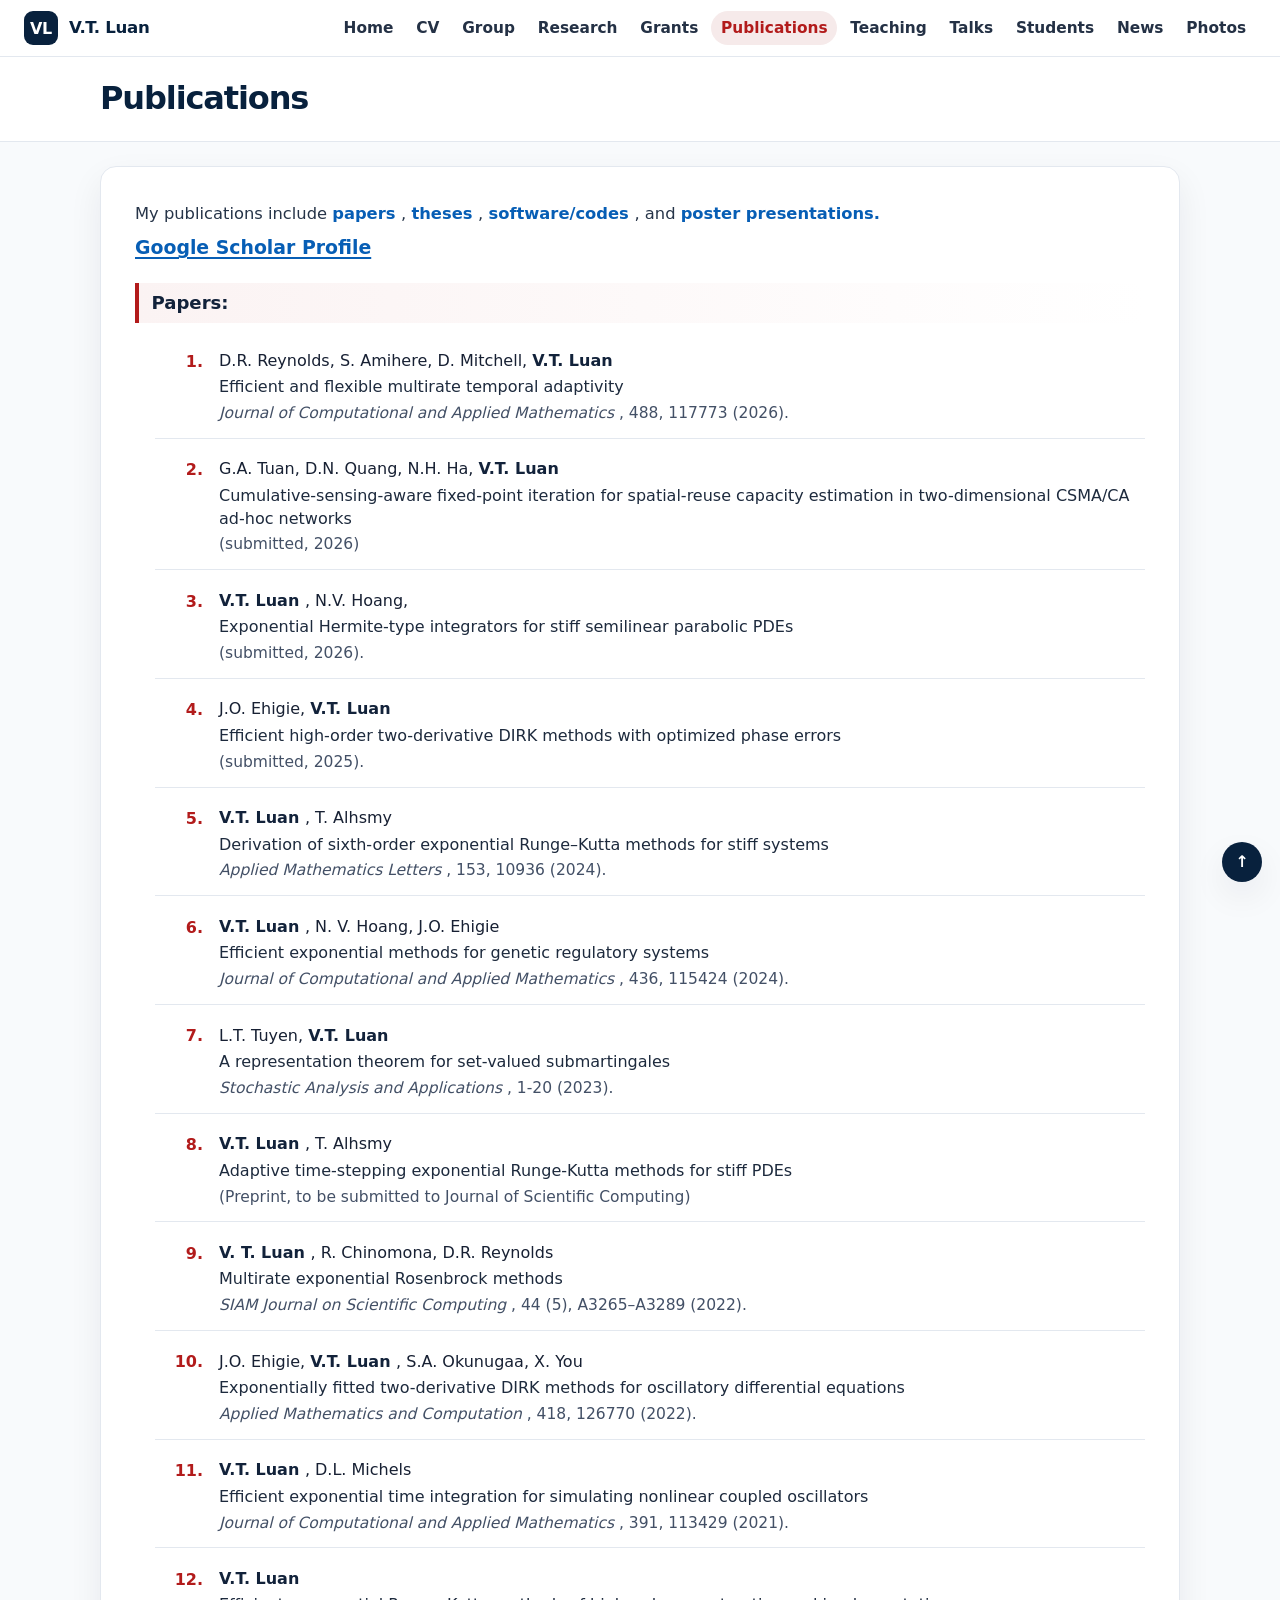
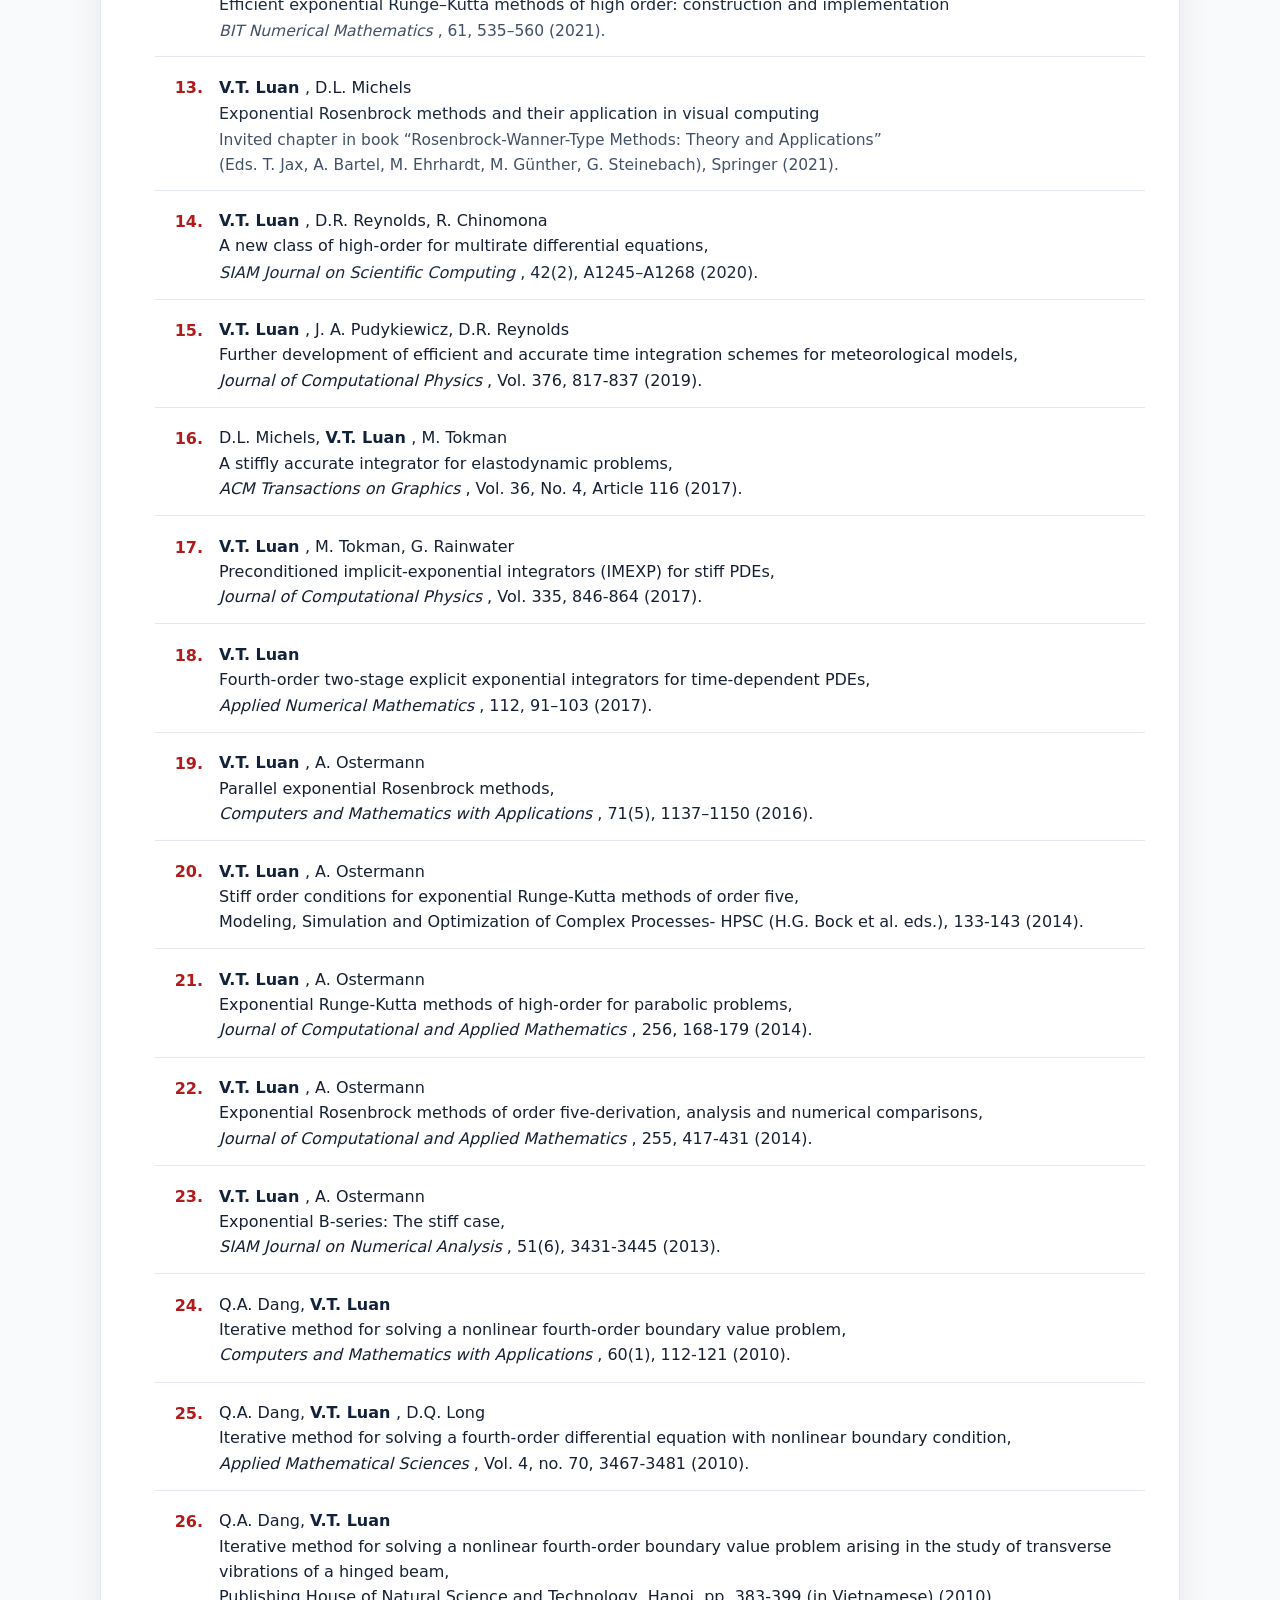
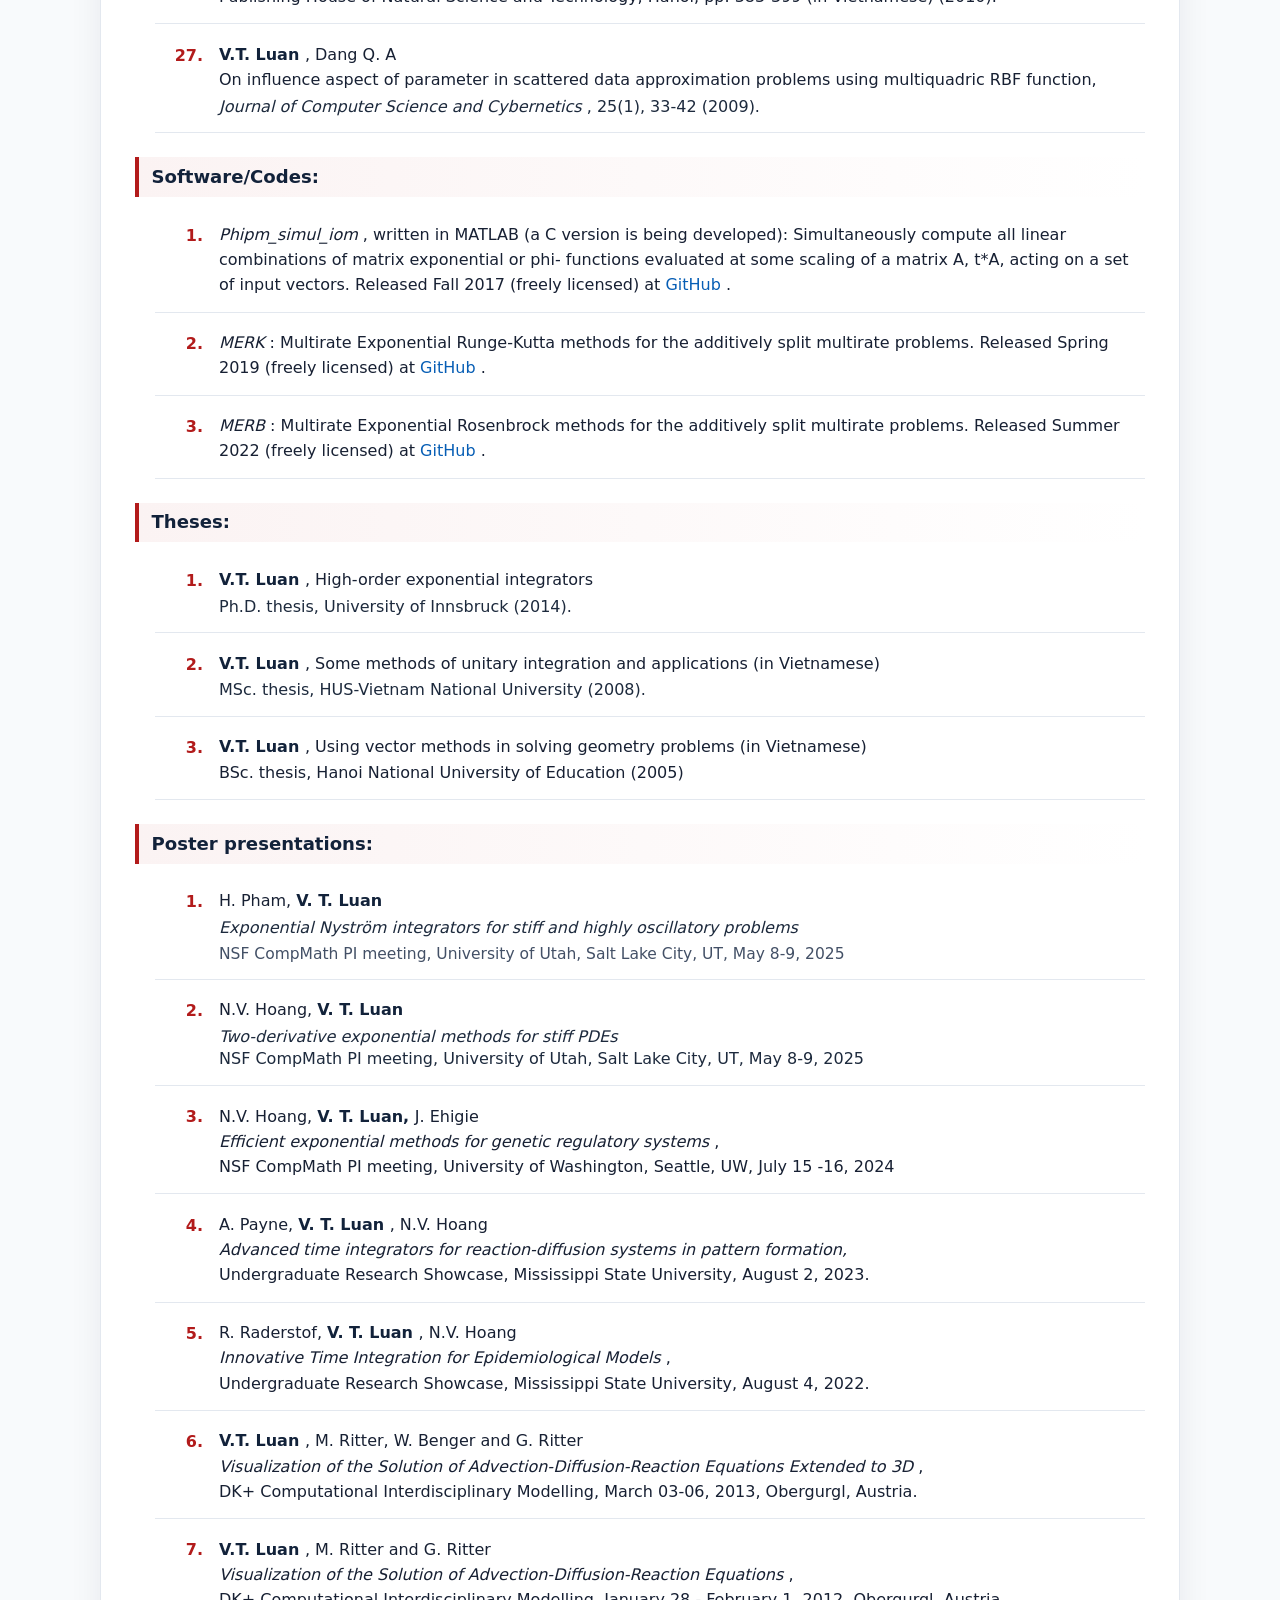
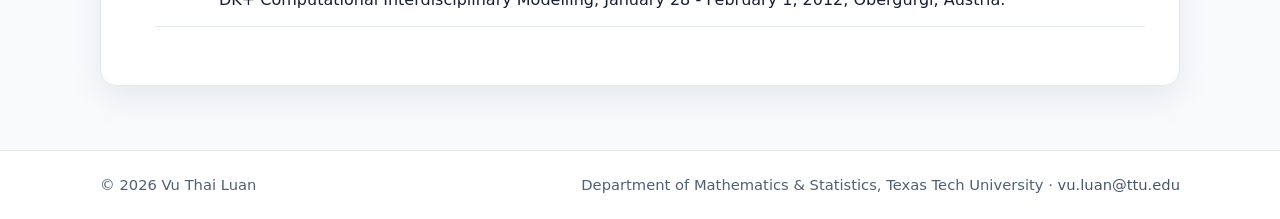
<file: publications.html>
<!DOCTYPE html>
<html id="top" lang="en">
 <head>
  <meta charset="utf-8"/>
  <meta content="width=device-width, initial-scale=1" name="viewport"/>
  <meta content="Academic website of Vu Thai Luan, Associate Professor at Texas Tech University." name="description"/>
  <title>
   Publications | Vu Thai Luan
  </title>
  <link href="assets/css/style.css" rel="stylesheet"/>
  <script defer="" src="assets/js/main.js">
  </script>
 </head>
 <body class="publications-page">
  <a class="skip-link" href="#main">
   Skip to content
  </a>
  <header class="site-header">
   <div class="nav-container">
    <a class="brand" href="index.html">
     <span class="brand-fallback">
      VL
     </span>
     <span>
      V.T. Luan
     </span>
    </a>
    <nav aria-label="Main navigation" class="site-nav">
     <a class="" href="index.html">
      Home
     </a>
     <a class="" href="cv.html">
      CV
     </a>
     <a class="" href="group.html">
      Group
     </a>
     <a class="" href="research.html">
      Research
     </a>
     <a class="" href="grants.html">
      Grants
     </a>
     <a class="active" href="publications.html">
      Publications
     </a>
     <a class="" href="teaching.html">
      Teaching
     </a>
     <a class="" href="presentations.html">
      Talks
     </a>
     <a class="" href="students.html">
      Students
     </a>
     <a class="" href="news.html">
      News
     </a>
     <a class="" href="photos.html">
      Photos
     </a>
    </nav>
   </div>
  </header>
  <section class="page-title">
   <div class="page-title-inner">
    <h1>
     Publications
    </h1>
   </div>
  </section>
  <main class="main" id="main">
   <article class="content-card">
    <div class="content">
     <p class="pub-intro">
      My publications include
      <a href="#papers">
       papers
      </a>,
      <a href="#theses">
       theses
      </a>,
      <a href="#software-codes">
       software/codes
      </a>, and
      <a href="#poster-presentations">
       poster presentations.
      </a>
     </p>
     <p class="scholar-profile">
      <b>
       <a href="https://scholar.google.at/citations?user=QgMt7JMAAAAJ&amp;hl=en" rel="noopener" target="_blank">
        Google Scholar Profile
       </a>
      </b>
     </p>
     <p class="section-title" id="papers">
      <b>
       Papers:
      </b>
     </p>
     <ol class="publication-list">
      <li class="publication-item">
       <div class="item-authors">
        D.R. Reynolds, S. Amihere, D. Mitchell,
        <b>
         V.T. Luan
        </b>
       </div>
       <div class="item-title">
        Efficient and flexible multirate temporal adaptivity
       </div>
       <div class="item-detail">
        <i>
         Journal of Computational and Applied Mathematics
        </i>
        , 488, 117773 (2026).
       </div>
      </li>
      <li class="publication-item">
       <div class="item-authors">
        G.A. Tuan, D.N. Quang, N.H. Ha,
        <b>
         V.T. Luan
        </b>
       </div>
       <div class="item-title">
        Cumulative-sensing-aware fixed-point iteration for spatial-reuse capacity estimation in two-dimensional CSMA/CA ad-hoc networks
       </div>
       <div class="item-detail">
        (submitted, 2026)
       </div>
      </li>
      <li class="publication-item">
       <div class="item-authors">
        <b>
         V.T. Luan
        </b>
        , N.V. Hoang,
       </div>
       <div class="item-title">
        Exponential Hermite-type integrators for stiff semilinear parabolic PDEs
       </div>
       <div class="item-detail">
        (submitted, 2026).
       </div>
      </li>
      <li class="publication-item">
       <div class="item-authors">
        J.O. Ehigie,
        <b>
         V.T. Luan
        </b>
       </div>
       <div class="item-title">
        Efficient high-order two-derivative DIRK methods with optimized phase errors
       </div>
       <div class="item-detail">
        (submitted, 2025).
       </div>
      </li>
      <li class="publication-item">
       <div class="item-authors">
        <b>
         V.T. Luan
        </b>
        , T. Alhsmy
       </div>
       <div class="item-title">
        Derivation of sixth-order exponential Runge&ndash;Kutta methods for stiff systems
       </div>
       <div class="item-detail">
        <i>
         Applied Mathematics Letters
        </i>
        , 153, 10936 (2024).
       </div>
      </li>
      <li class="publication-item">
       <div class="item-authors">
        <b>
         V.T. Luan
        </b>
        , N. V. Hoang, J.O. Ehigie
       </div>
       <div class="item-title">
        Efficient exponential methods for genetic regulatory systems
       </div>
       <div class="item-detail">
        <i>
         Journal of Computational and Applied Mathematics
        </i>
        , 436, 115424 (2024).
       </div>
      </li>
      <li class="publication-item">
       <div class="item-authors">
        L.T. Tuyen,
        <b>
         V.T. Luan
        </b>
       </div>
       <div class="item-title">
        A representation theorem for set-valued submartingales
       </div>
       <div class="item-detail">
        <i>
         Stochastic Analysis and Applications
        </i>
        , 1-20 (2023).
       </div>
      </li>
      <li class="publication-item">
       <div class="item-authors">
        <b>
         V.T. Luan
        </b>
        , T. Alhsmy
       </div>
       <div class="item-title">
        Adaptive time-stepping exponential Runge-Kutta methods for stiff PDEs
       </div>
       <div class="item-detail">
        (Preprint, to be submitted to Journal of Scientific Computing)
       </div>
      </li>
      <li class="publication-item">
       <div class="item-authors">
        <b>
         V. T. Luan
        </b>
        , R. Chinomona, D.R. Reynolds
       </div>
       <div class="item-title">
        Multirate exponential Rosenbrock methods
       </div>
       <div class="item-detail">
        <i>
         SIAM
        </i>
        <i>
         Journal on Scientific Computing
        </i>
        , 44 (5), A3265&ndash;A3289 (2022).
       </div>
      </li>
      <li class="publication-item">
       <div class="item-authors">
        J.O. Ehigie,
        <b>
         V.T. Luan
        </b>
        , S.A. Okunugaa, X. You
       </div>
       <div class="item-title">
        Exponentially fitted two-derivative DIRK methods for oscillatory differential equations
       </div>
       <div class="item-detail">
        <i>
         Applied Mathematics and Computation
        </i>
        , 418, 126770 (2022).
       </div>
      </li>
      <li class="publication-item">
       <div class="item-authors">
        <b>
         V.T. Luan
        </b>
        , D.L. Michels
       </div>
       <div class="item-title">
        Efficient exponential time integration for simulating nonlinear coupled oscillators
       </div>
       <div class="item-detail">
        <i>
         Journal of Computational and Applied Mathematics
        </i>
        , 391, 113429 (2021).
       </div>
      </li>
      <li class="publication-item">
       <div class="item-authors">
        <b>
         V.T. Luan
        </b>
       </div>
       <div class="item-title">
        Efficient exponential Runge&ndash;Kutta methods of high order: construction and implementation
       </div>
       <div class="item-detail">
        <i>
         BIT Numerical Mathematics
        </i>
        , 61, 535&ndash;560 (2021).
       </div>
      </li>
      <li class="publication-item">
       <div class="item-authors">
        <b>
         V.T. Luan
        </b>
        , D.L. Michels
       </div>
       <div class="item-title">
        Exponential Rosenbrock methods and their application in visual computing
       </div>
       <div class="item-detail">
        Invited chapter in book &ldquo;Rosenbrock-Wanner-Type Methods: Theory and Applications&rdquo;
       </div>
       <div class="item-detail">
        (Eds. T. Jax, A. Bartel, M. Ehrhardt, M. G&uuml;nther, G. Steinebach), Springer (2021).
       </div>
      </li>
      <li class="publication-item">
       <div class="item-authors">
        <b>
         V.T. Luan
        </b>
        , D.R. Reynolds, R. Chinomona
        <br/>
        A new class of high-order for multirate differential equations,
       </div>
       <div class="item-title">
        <i>
         SIAM
        </i>
        <i>
         Journal on Scientific Computing
        </i>
        , 42(2), A1245&ndash;A1268 (2020).
       </div>
      </li>
      <li class="publication-item">
       <div class="item-authors">
        <b>
         V.T. Luan
        </b>
        , J. A. Pudykiewicz, D.R. Reynolds
        <br/>
        Further development of efficient and accurate time integration schemes for meteorological models,
        <br/>
        <i>
         Journal of Computational Physics
        </i>
        , Vol. 376, 817-837 (2019).
       </div>
      </li>
      <li class="publication-item">
       <div class="item-authors">
        D.L. Michels,
        <b>
         V.T. Luan
        </b>
        , M. Tokman
        <br/>
        A stiffly accurate integrator for elastodynamic problems,
        <br/>
        <i>
         ACM Transactions on Graphics
        </i>
        , Vol. 36, No. 4, Article 116 (2017).
       </div>
      </li>
      <li class="publication-item">
       <div class="item-authors">
        <b>
         V.T. Luan
        </b>
        , M. Tokman, G. Rainwater
        <br/>
        Preconditioned implicit-exponential integrators (IMEXP) for stiff PDEs,
        <br/>
        <i>
         Journal of Computational Physics
        </i>
        , Vol. 335, 846-864 (2017).
       </div>
      </li>
      <li class="publication-item">
       <div class="item-authors">
        <b>
         V.T. Luan
        </b>
        <br/>
        Fourth-order two-stage explicit exponential integrators for time-dependent PDEs,
        <br/>
        <i>
         Applied Numerical Mathematics
        </i>
        , 112, 91&ndash;103 (2017).
       </div>
      </li>
      <li class="publication-item">
       <div class="item-authors">
        <b>
         V.T. Luan
        </b>
        , A. Ostermann
        <br/>
        Parallel exponential Rosenbrock methods,
        <br/>
        <i>
         Computers and Mathematics with Applications
        </i>
        , 71(5), 1137&ndash;1150 (2016).
       </div>
      </li>
      <li class="publication-item">
       <div class="item-authors">
        <b>
         V.T. Luan
        </b>
        , A. Ostermann
        <br/>
        Stiff order conditions for exponential Runge-Kutta methods of order five,
        <br/>
        Modeling, Simulation and Optimization of Complex Processes- HPSC (H.G. Bock et al. eds.), 133-143 (2014).
       </div>
      </li>
      <li class="publication-item">
       <div class="item-authors">
        <b>
         V.T. Luan
        </b>
        , A. Ostermann
        <br/>
        Exponential Runge-Kutta methods of high-order for parabolic problems,
        <br/>
        <i>
         Journal of Computational and Applied Mathematics
        </i>
        , 256, 168-179 (2014).
       </div>
      </li>
      <li class="publication-item">
       <div class="item-authors">
        <b>
         V.T. Luan
        </b>
        , A. Ostermann
        <br/>
        Exponential Rosenbrock methods of order five-derivation, analysis and numerical comparisons,
        <br/>
        <i>
         Journal of Computational and Applied Mathematics
        </i>
        , 255, 417-431 (2014).
       </div>
      </li>
      <li class="publication-item">
       <div class="item-authors">
        <b>
         V.T. Luan
        </b>
        , A. Ostermann
        <br/>
        Exponential B-series: The stiff case,
        <br/>
        <i>
         SIAM Journal on Numerical Analysis
        </i>
        , 51(6), 3431-3445 (2013).
       </div>
      </li>
      <li class="publication-item">
       <div class="item-authors">
        Q.A. Dang,
        <b>
         V.T. Luan
        </b>
        <br/>
        Iterative method for solving a nonlinear fourth-order boundary value problem,
        <br/>
        <i>
         Computers and Mathematics with Applications
        </i>
        , 60(1), 112-121 (2010).
       </div>
      </li>
      <li class="publication-item">
       <div class="item-authors">
        Q.A. Dang,
        <b>
         V.T. Luan
        </b>
        , D.Q. Long
        <br/>
        Iterative method for solving a fourth-order differential equation with nonlinear boundary condition,
        <br/>
        <i>
         Applied Mathematical Sciences
        </i>
        , Vol. 4, no. 70, 3467-3481 (2010).
       </div>
      </li>
      <li class="publication-item">
       <div class="item-authors">
        Q.A. Dang,
        <b>
         V.T. Luan
        </b>
        <br/>
        Iterative method for solving a nonlinear fourth-order boundary value problem arising in the study of transverse vibrations of a hinged beam,
        <br/>
        Publishing House of Natural Science and Technology, Hanoi, pp. 383-399 (in Vietnamese) (2010).
       </div>
      </li>
      <li class="publication-item">
       <div class="item-authors">
        <b>
         V.T. Luan
        </b>
        , Dang Q. A
        <br/>
        On influence aspect of parameter in scattered data approximation problems using multiquadric RBF function,
       </div>
       <div class="item-title">
        <i>
         Journal of Computer Science and Cybernetics
        </i>
        , 25(1), 33-42 (2009).
       </div>
      </li>
     </ol>
     <p class="section-title" id="software-codes">
      <b>
       Software/Codes:
      </b>
     </p>
     <ol class="publication-list">
      <li class="publication-item">
       <div class="item-authors">
        <i>
         Phipm_simul_iom
        </i>
        , written in MATLAB (a C version is being developed): Simultaneously compute all linear combinations of matrix
        exponential or phi- functions evaluated at some scaling of a matrix A, t*A, acting on a set of input vectors.
        Released Fall 2017 (freely licensed) at
        <a href="https://github.com/drreynolds/Phipm_simul_iom" rel="noopener" target="_blank">
         GitHub
        </a>
        .
       </div>
      </li>
      <li class="publication-item">
       <div class="item-authors">
        <i>
         MERK
        </i>
        : Multirate Exponential Runge-Kutta methods for the additively split multirate problems. Released Spring 2019 (freely licensed) at
        <a href="https://github.com/rujekoc/merk_v1" rel="noopener" target="_blank">
         GitHub
        </a>
        .
       </div>
      </li>
      <li class="publication-item">
       <div class="item-authors">
        <i>
         MERB
        </i>
        : Multirate Exponential Rosenbrock methods for the additively split multirate problems. Released Summer 2022 (freely licensed) at
        <a href="https://github.com/rujekoc/merbrepo" rel="noopener" target="_blank">
         GitHub
        </a>
        .
       </div>
      </li>
     </ol>
     <p class="section-title" id="theses">
      <b>
       Theses:
      </b>
     </p>
     <ol class="publication-list">
      <li class="publication-item">
       <div class="item-authors">
        <b>
         V.T. Luan
        </b>
        , High-order exponential integrators
       </div>
       <div class="item-title">
        Ph.D. thesis, University of Innsbruck (2014).
       </div>
      </li>
      <li class="publication-item">
       <div class="item-authors">
        <b>
         V.T. Luan
        </b>
        , Some methods of unitary integration and applications (in Vietnamese)
       </div>
       <div class="item-title">
        MSc. thesis, HUS-Vietnam National University (2008).
       </div>
      </li>
      <li class="publication-item">
       <div class="item-authors">
        <b>
         V.T. Luan
        </b>
        , Using vector methods in solving geometry problems (in Vietnamese)
        <br/>
        BSc. thesis, Hanoi National University of Education (2005)
       </div>
      </li>
     </ol>
     <p class="section-title" id="poster-presentations">
      <b>
       Poster presentations:
      </b>
     </p>
     <ol class="publication-list">
      <li class="publication-item">
       <div class="item-authors">
        H. Pham,
        <b>
         V. T. Luan
        </b>
       </div>
       <div class="item-title">
        <i>
         Exponential Nystr&ouml;m integrators for stiff and highly oscillatory problems
        </i>
       </div>
       <div class="item-detail">
        NSF CompMath PI meeting, University of Utah, Salt Lake City, UT, May 8-9, 2025
       </div>
      </li>
      <li class="publication-item">
       <div class="item-authors">
        N.V. Hoang,
        <b>
         V. T. Luan
        </b>
       </div>
       <div class="item-title">
        <i>
         Two-derivative exponential methods for stiff PDEs
        </i>
        <br/>
        NSF CompMath PI meeting, University of Utah, Salt Lake City, UT, May 8-9, 2025
       </div>
      </li>
      <li class="publication-item">
       <div class="item-authors">
        N.V. Hoang,
        <b>
         V. T. Luan,
        </b>
        J. Ehigie
        <br/>
        <i>
         Efficient exponential methods for genetic regulatory systems
        </i>
        ,
        <br/>
        NSF CompMath PI meeting, University of Washington, Seattle, UW, July 15 -16, 2024
       </div>
      </li>
      <li class="publication-item">
       <div class="item-authors">
        A. Payne,
        <b>
         V. T. Luan
        </b>
        , N.V. Hoang
        <br/>
        <i>
         Advanced time integrators for reaction-diffusion systems in pattern formation,
        </i>
        <br/>
        Undergraduate Research Showcase, Mississippi State University, August 2, 2023.
       </div>
      </li>
      <li class="publication-item">
       <div class="item-authors">
        R. Raderstof,
        <b>
         V. T. Luan
        </b>
        , N.V. Hoang
        <br/>
        <i>
         Innovative Time Integration for Epidemiological Models
        </i>
        ,
        <br/>
        Undergraduate Research Showcase, Mississippi State University, August 4, 2022.
       </div>
      </li>
      <li class="publication-item">
       <div class="item-authors">
        <b>
         V.T. Luan
        </b>
        , M. Ritter, W. Benger and G. Ritter
        <br/>
        <i>
         Visualization of the Solution of Advection-Diffusion-Reaction Equations Extended to 3D
        </i>
        ,
        <br/>
        DK+ Computational Interdisciplinary Modelling, March 03-06, 2013, Obergurgl, Austria.
       </div>
      </li>
      <li class="publication-item">
       <div class="item-authors">
        <b>
         V.T. Luan
        </b>
        , M. Ritter and G. Ritter
        <br/>
        <i>
         Visualization of the Solution of Advection-Diffusion-Reaction Equations
        </i>
        ,
        <br/>
        DK+ Computational Interdisciplinary Modelling, January 28 - February 1, 2012, Obergurgl, Austria.
       </div>
      </li>
     </ol>
    </div>
   </article>
  </main>
  <footer class="footer">
   <div class="footer-inner">
    <span>
     &copy;
     <span id="year">
     </span>
     Vu Thai Luan
    </span>
    <span>
     Department of Mathematics &amp; Statistics, Texas Tech University &middot;
     <a href="mailto:vu.luan@ttu.edu">
      vu.luan@ttu.edu
     </a>
    </span>
   </div>
  </footer>
  <a aria-label="Back to top" class="backtop" href="#top">
   &uarr;
  </a>
 </body>
</html>
</file>
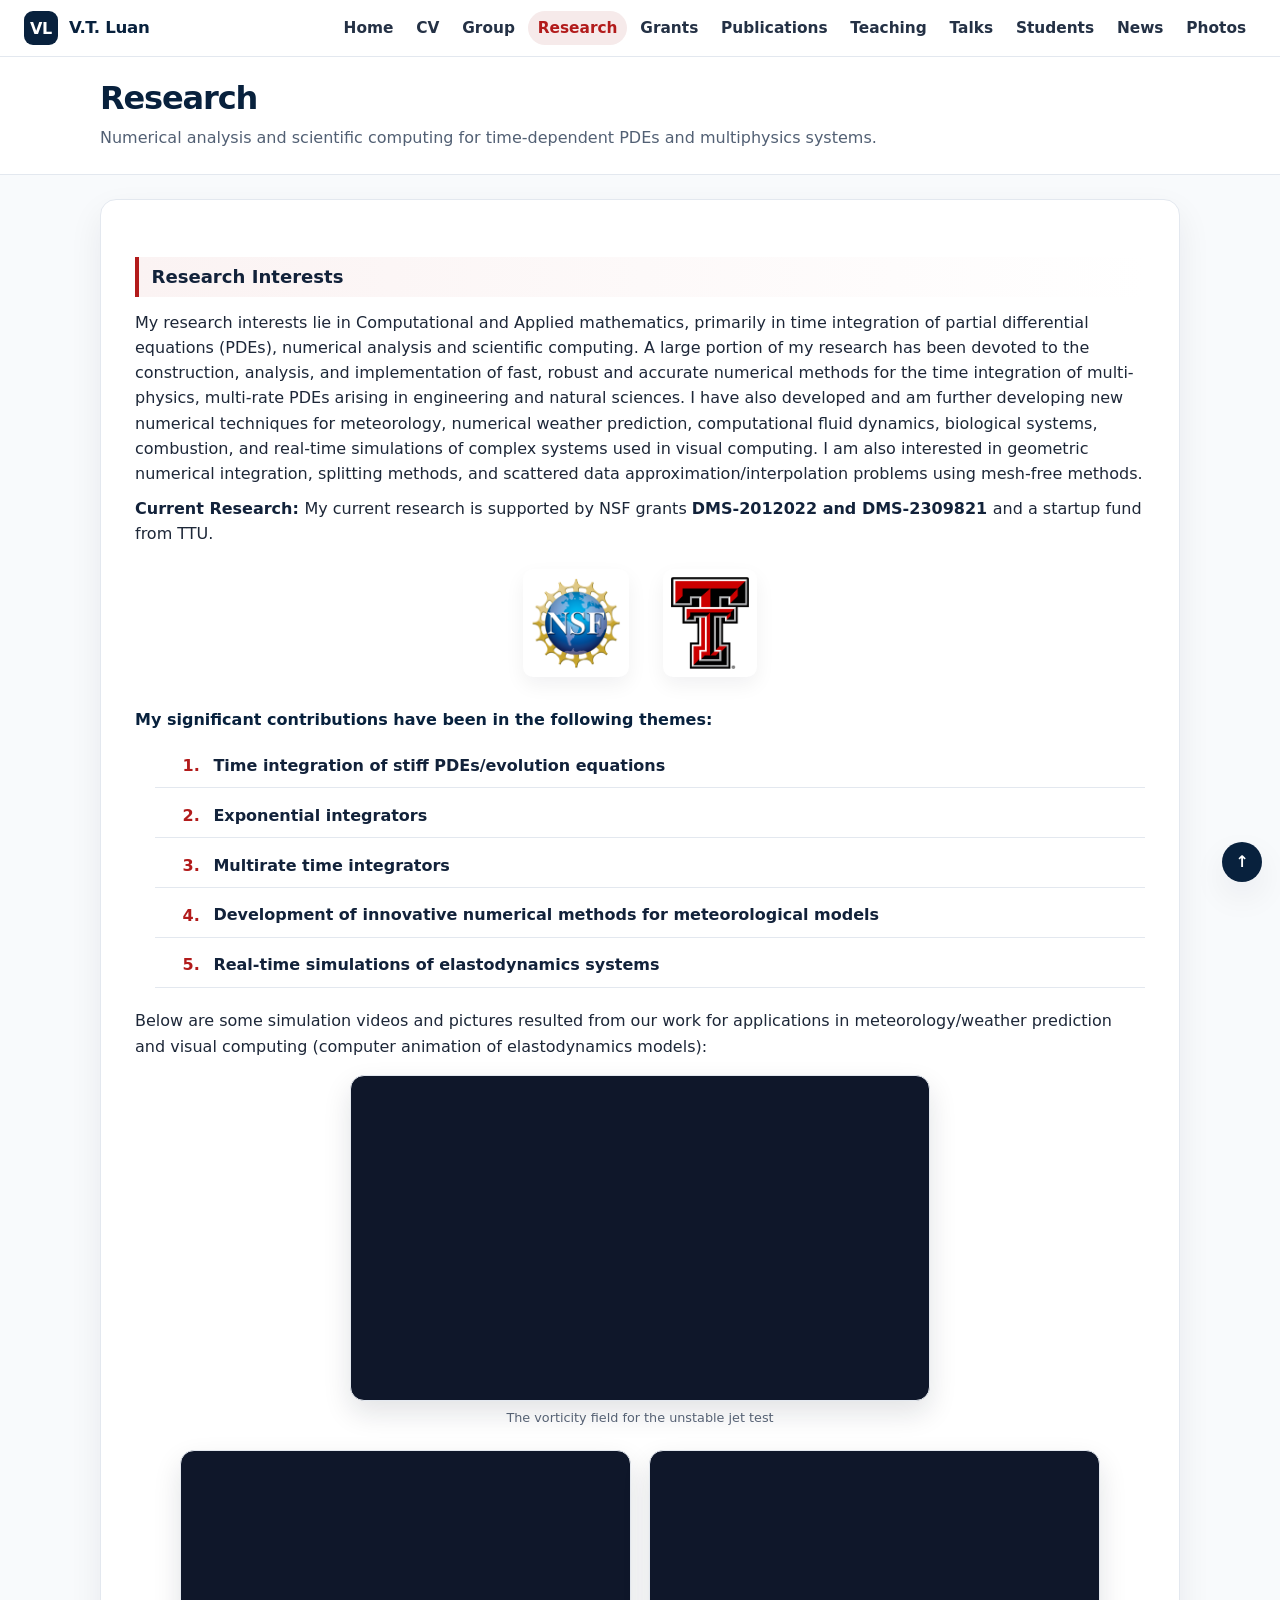
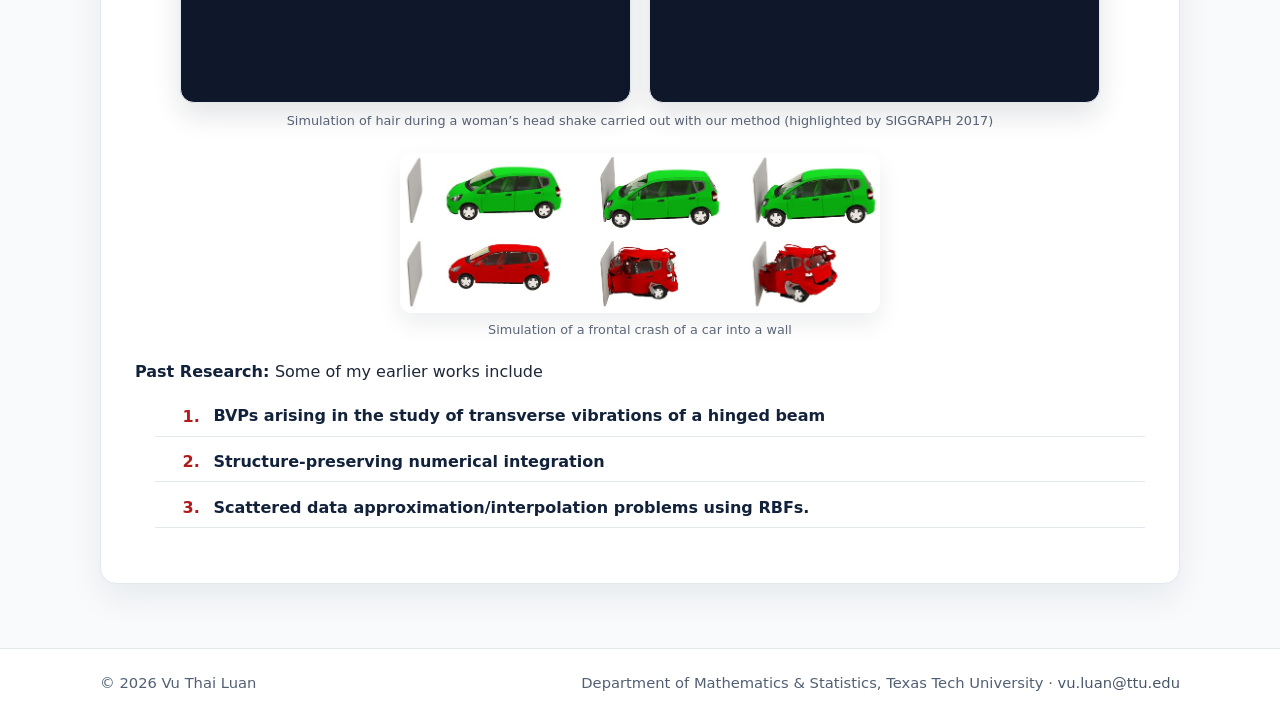
<file: research.html>
<!DOCTYPE html>
<html id="top" lang="en">
 <head>
  <meta charset="utf-8"/>
  <meta content="width=device-width, initial-scale=1" name="viewport"/>
  <meta content="Academic website of Vu Thai Luan, Associate Professor at Texas Tech University." name="description"/>
  <title>
   Research | Vu Thai Luan
  </title>
  <link href="assets/css/style.css" rel="stylesheet"/>
  <script defer="" src="assets/js/main.js">
  </script>
 </head>
 <body class="research-page">
  <a class="skip-link" href="#main">
   Skip to content
  </a>
  <header class="site-header">
   <div class="nav-container">
    <a class="brand" href="index.html">
     <span class="brand-fallback">
      VL
     </span>
     <span>
      V.T. Luan
     </span>
    </a>
    <nav aria-label="Main navigation" class="site-nav">
     <a class="" href="index.html">
      Home
     </a>
     <a class="" href="cv.html">
      CV
     </a>
     <a class="" href="group.html">
      Group
     </a>
     <a class="active" href="research.html">
      Research
     </a>
     <a class="" href="grants.html">
      Grants
     </a>
     <a class="" href="publications.html">
      Publications
     </a>
     <a class="" href="teaching.html">
      Teaching
     </a>
     <a class="" href="presentations.html">
      Talks
     </a>
     <a class="" href="students.html">
      Students
     </a>
     <a class="" href="news.html">
      News
     </a>
     <a class="" href="photos.html">
      Photos
     </a>
    </nav>
   </div>
  </header>
  <section class="page-title">
   <div class="page-title-inner">
    <h1>
     Research
    </h1>
    <p>
     Numerical analysis and scientific computing for time-dependent PDEs and multiphysics systems.
    </p>
   </div>
  </section>
  <main class="main" id="main">
   <article class="content-card">
    <div class="content">
     <p class="section-title">
      <b>
       Research Interests
      </b>
     </p>
     <p>
      My research interests lie in Computational and Applied mathematics, primarily in time integration of partial
      differential equations (PDEs), numerical analysis and scientific computing. A large portion of my research has been
      devoted to the construction, analysis, and implementation of fast, robust and accurate numerical methods for the
      time integration of multi-physics, multi-rate PDEs arising in engineering and natural sciences. I have also
      developed and am further developing new numerical techniques for meteorology, numerical weather prediction,
      computational fluid dynamics, biological systems, combustion, and real-time simulations of complex systems used in
      visual computing. I am also interested in geometric numerical integration, splitting methods, and scattered data
      approximation/interpolation problems using mesh-free methods.
     </p>
     <p>
      <b>
       Current Research:
      </b>
      My current research is supported by NSF grants
      <b>
       DMS-2012022 and DMS-2309821
      </b>
      and a startup fund from TTU.
     </p>
     <div class="logo-row">
      <img alt="image" loading="lazy" src="assets/img/research_fld_image001.png"/>
      <img alt="A red and white logo with Texas Tech University in the background Description automatically generated" loading="lazy" src="assets/img/research_fld_image002.png"/>
     </div>
     <p class="label-line">
      My significant contributions have been in the following themes:
     </p>
     <ol class="theme-list">
      <li>
       <span>
        <b>
         Time integration of stiff PDEs/evolution equations
        </b>
       </span>
      </li>
      <li>
       <span>
        <b>
         Exponential integrators
        </b>
       </span>
      </li>
      <li>
       <span>
        <b>
         Multirate time integrators
        </b>
       </span>
      </li>
      <li>
       <span>
        <b>
         Development of innovative numerical methods for meteorological models
        </b>
       </span>
      </li>
      <li>
       <span>
        <b>
         Real-time simulations of elastodynamics systems
        </b>
       </span>
      </li>
     </ol>
     <p>
      Below are some simulation videos and pictures resulted from our work for applications in meteorology/weather
      prediction and visual computing (computer animation of elastodynamics models):
     </p>
     <figure class="video-figure vorticity-video">
      <div class="video-embed">
       <iframe
         allow="accelerometer; autoplay; clipboard-write; encrypted-media; gyroscope; picture-in-picture; web-share"
         allowfullscreen=""
         loading="lazy"
         referrerpolicy="strict-origin-when-cross-origin"
         src="https://www.youtube-nocookie.com/embed/le6aQdtSxrk"
         title="The vorticity field for the unstable jet test"
       >
       </iframe>
      </div>
      <figcaption class="simulation-caption">
       The vorticity field for the unstable jet test
      </figcaption>
     </figure>
     <figure class="video-figure hair-video-pair">
      <div class="video-grid two-videos">
       <div class="video-embed">
        <iframe
          allow="accelerometer; autoplay; clipboard-write; encrypted-media; gyroscope; picture-in-picture; web-share"
          allowfullscreen=""
          loading="lazy"
          referrerpolicy="strict-origin-when-cross-origin"
          src="https://www.youtube-nocookie.com/embed/n6_s9_ICf8Q"
          title="Simulation of hair during a woman&rsquo;s head shake"
        >
        </iframe>
       </div>
       <div class="video-embed">
        <iframe
          allow="accelerometer; autoplay; clipboard-write; encrypted-media; gyroscope; picture-in-picture; web-share"
          allowfullscreen=""
          loading="lazy"
          referrerpolicy="strict-origin-when-cross-origin"
          src="https://www.youtube-nocookie.com/embed/5YvIHREdVX4?start=2"
          title="Technical Papers Preview Trailer, SIGGRAPH 2017"
        >
        </iframe>
       </div>
      </div>
      <figcaption class="simulation-caption">
       Simulation of hair during a woman&rsquo;s head shake carried out with our method (highlighted by SIGGRAPH 2017)
      </figcaption>
     </figure>
     <figure class="research-figure car-figure">
      <img alt="image" loading="lazy" src="assets/img/research_fld_image006.jpg"/>
      <figcaption class="simulation-caption">
       Simulation of a frontal crash of a car into a wall
      </figcaption>
     </figure>
     <p>
      <b>
       Past Research:
      </b>
      Some of my earlier works include
     </p>
     <ol class="theme-list compact">
      <li>
       <span>
        <b>
         BVPs arising in the study of transverse vibrations of a hinged beam
        </b>
       </span>
      </li>
      <li>
       <span>
        <b>
         Structure-preserving numerical integration
        </b>
       </span>
      </li>
      <li>
       <span>
        <b>
         Scattered data approximation/interpolation problems using
        </b>
        <b>
         RBFs.
        </b>
       </span>
      </li>
     </ol>
    </div>
   </article>
  </main>
  <footer class="footer">
   <div class="footer-inner">
    <span>
     &copy;
     <span id="year">
     </span>
     Vu Thai Luan
    </span>
    <span>
     Department of Mathematics &amp; Statistics, Texas Tech University &middot;
     <a href="mailto:vu.luan@ttu.edu">
      vu.luan@ttu.edu
     </a>
    </span>
   </div>
  </footer>
  <a aria-label="Back to top" class="backtop" href="#top">
   &uarr;
  </a>
 </body>
</html>
</file>
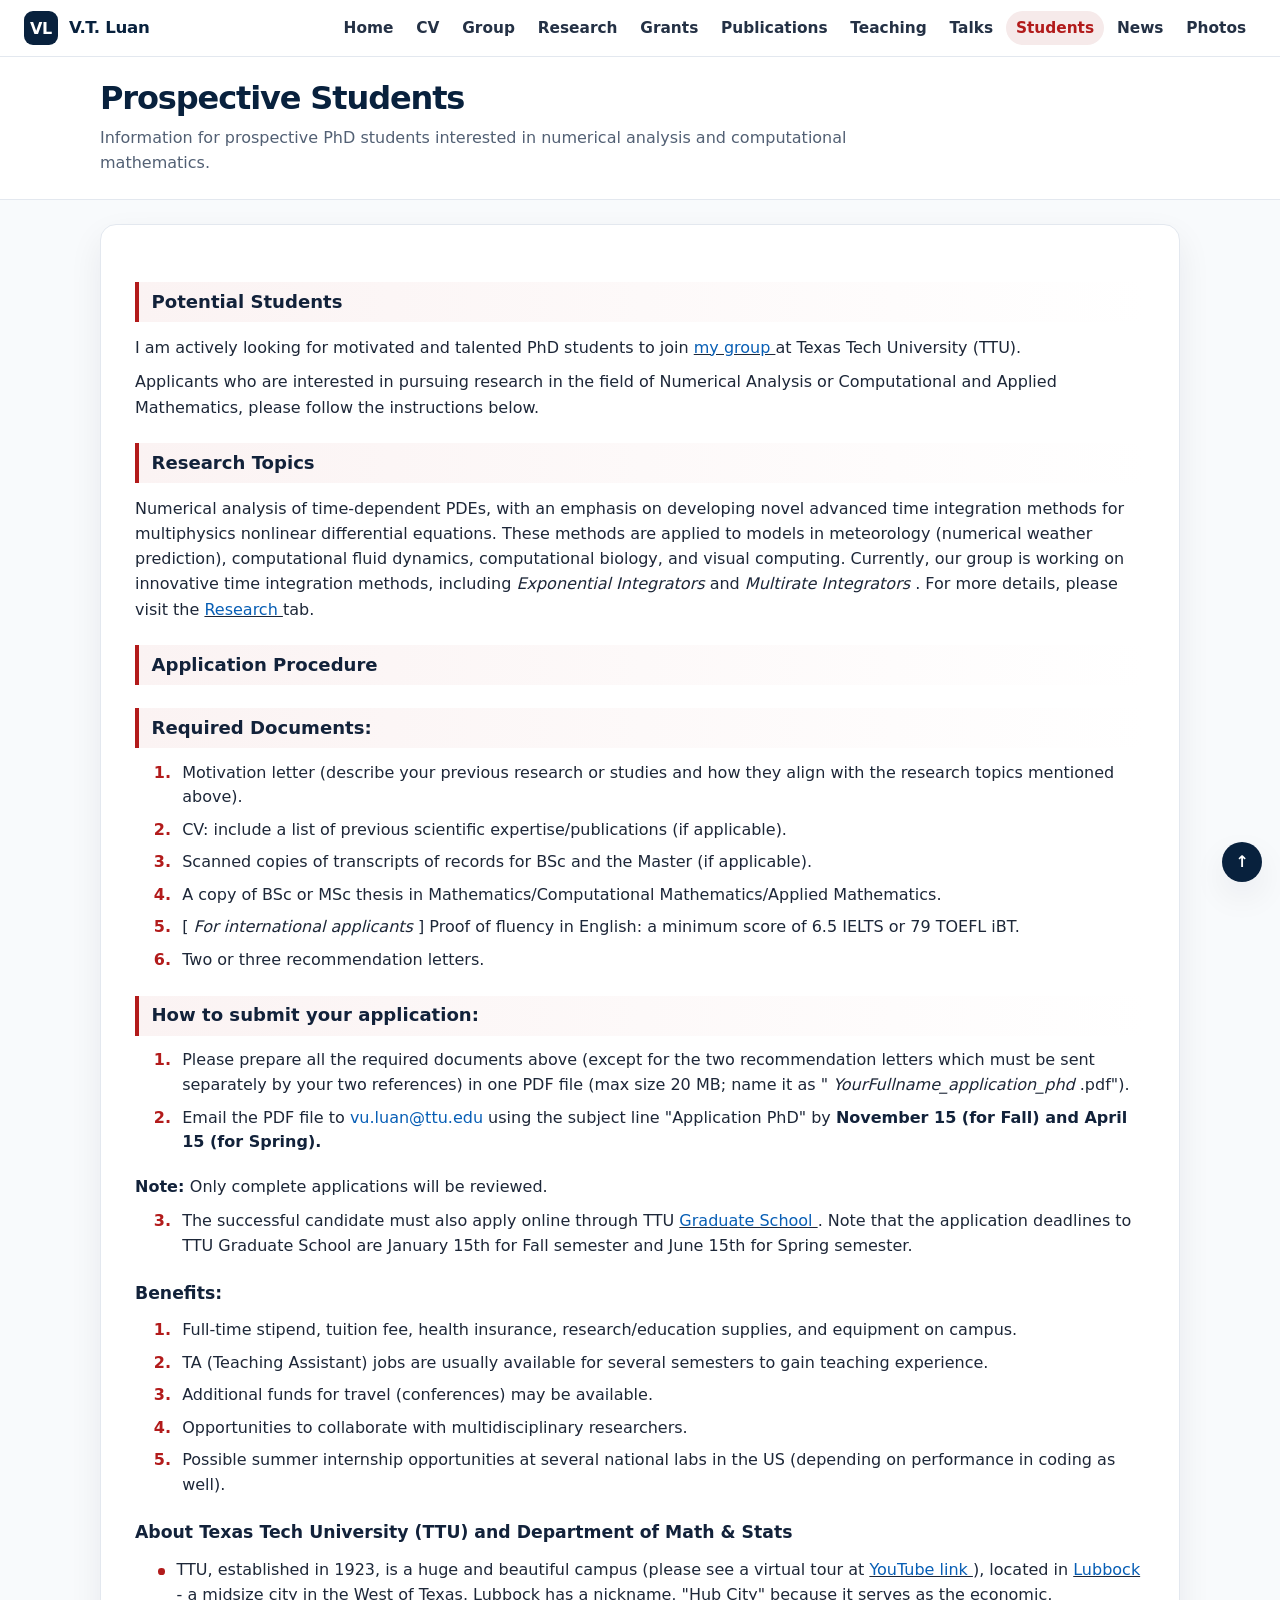
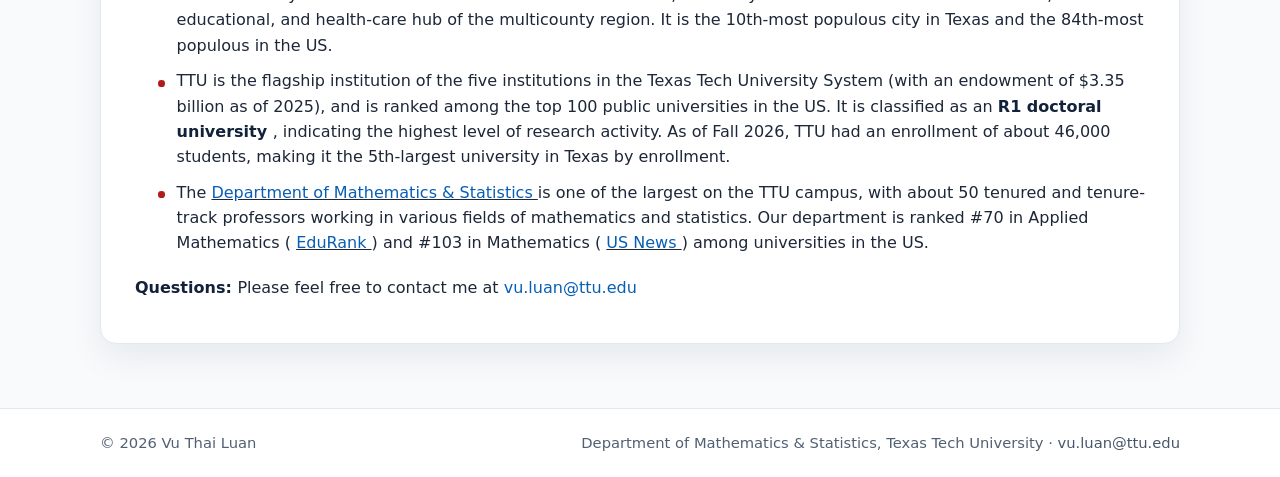
<file: students.html>
<!DOCTYPE html>
<html id="top" lang="en">
 <head>
  <meta charset="utf-8"/>
  <meta content="width=device-width, initial-scale=1" name="viewport"/>
  <meta content="Academic website of Vu Thai Luan, Associate Professor at Texas Tech University." name="description"/>
  <title>
   Prospective Students | Vu Thai Luan
  </title>
  <link href="assets/css/style.css" rel="stylesheet"/>
  <script defer="" src="assets/js/main.js">
  </script>
 </head>
 <body>
  <a class="skip-link" href="#main">
   Skip to content
  </a>
  <header class="site-header">
   <div class="nav-container">
    <a class="brand" href="index.html">
     <span class="brand-fallback">
      VL
     </span>
     <span>
      V.T. Luan
     </span>
    </a>
    <nav aria-label="Main navigation" class="site-nav">
     <a class="" href="index.html">
      Home
     </a>
     <a class="" href="cv.html">
      CV
     </a>
     <a class="" href="group.html">
      Group
     </a>
     <a class="" href="research.html">
      Research
     </a>
     <a class="" href="grants.html">
      Grants
     </a>
     <a class="" href="publications.html">
      Publications
     </a>
     <a class="" href="teaching.html">
      Teaching
     </a>
     <a class="" href="presentations.html">
      Talks
     </a>
     <a class="active" href="students.html">
      Students
     </a>
     <a class="" href="news.html">
      News
     </a>
     <a class="" href="photos.html">
      Photos
     </a>
    </nav>
   </div>
  </header>
  <section class="page-title">
   <div class="page-title-inner">
    <h1>
     Prospective Students
    </h1>
    <p>
     Information for prospective PhD students interested in numerical analysis and computational mathematics.
    </p>
   </div>
  </section>
  <main class="main" id="main">
   <article class="content-card">
    <div class="content">
     <p class="section-title">
      <b>
       Potential Students
      </b>
     </p>
     <p>
      I am actively looking for motivated and talented PhD students to join
      <u>
       <a href="group.html">
        my group
       </a>
      </u>
      at Texas Tech University (TTU).
     </p>
     <p>
      Applicants who are interested in pursuing research in the field of Numerical Analysis or Computational and Applied
      Mathematics, please follow the instructions below.
     </p>
     <p class="section-title">
      <b>
       Research Topics
      </b>
     </p>
     <p>
      Numerical analysis of time-dependent PDEs, with an emphasis on developing novel advanced time integration methods
      for multiphysics nonlinear differential equations. These methods are applied to models in meteorology (numerical
      weather prediction), computational fluid dynamics, computational biology, and visual computing. Currently, our
      group is working on innovative time integration methods, including
      <i>
       Exponential Integrators
      </i>
      and
      <i>
       Multirate
      </i>
      <i>
       Integrators
      </i>
      . For more details, please visit the
      <u>
       <a href="research.html">
        Research
       </a>
      </u>
      tab.
     </p>
     <p class="section-title">
      <b>
       Application Procedure
      </b>
     </p>
     <p class="label-line section-title">
      <b>
       Required Documents:
      </b>
     </p>
     <ol class="student-list">
      <li class="">
       Motivation letter (describe your previous research or studies and how they align with the research topics mentioned above).
      </li>
      <li class="">
       CV: include a list of previous scientific expertise/publications (if applicable).
      </li>
      <li class="">
       Scanned copies of transcripts of records for BSc and the Master (if applicable).
      </li>
      <li class="">
       A copy of BSc or MSc thesis in Mathematics/Computational Mathematics/Applied Mathematics.
      </li>
      <li class="">
       [
       <i>
        For international applicants
       </i>
       ] Proof of fluency in English: a minimum score of 6.5 IELTS or 79 TOEFL iBT.
      </li>
      <li class="">
       Two or three recommendation letters.
      </li>
     </ol>
     <p class="label-line section-title">
      <b>
       How to submit your application:
      </b>
     </p>
     <ol class="student-list">
      <li class="">
       Please prepare all the required documents above (except for the two recommendation letters which must be sent
       separately by your two references) in one PDF file (max size 20 MB; name it as "
       <i>
        YourFullname_application_phd
       </i>
       .pdf").
      </li>
      <li class="">
       Email the PDF file to
       <a href="mailto:vu.luan@ttu.edu">
        vu.luan@ttu.edu
       </a>
       using the subject line "Application PhD" by
       <b>
        November 15 (for Fall) and April 15 (for Spring).
       </b>
      </li>
     </ol>
     <p>
      <b>
       Note:
      </b>
      Only complete applications will be reviewed.
     </p>
     <ol class="student-list" start="3">
      <li class="">
       The successful candidate must also apply online through TTU
       <u>
        <a href="https://www.depts.ttu.edu/gradschool/" rel="noopener" target="_blank">
         Graduate School
        </a>
       </u>
       . Note that the application deadlines to TTU Graduate School are January 15th for Fall semester and June 15th for Spring semester.
      </li>
     </ol>
     <p class="label-line section-subtitle">
      <b>
       Benefits:
      </b>
     </p>
     <ol class="student-list">
      <li class="">
       Full-time stipend, tuition fee, health insurance, research/education supplies, and equipment on campus.
      </li>
      <li class="">
       TA (Teaching Assistant) jobs are usually available for several semesters to gain teaching experience.
      </li>
      <li class="">
       Additional funds for travel (conferences) may be available.
      </li>
      <li class="">
       Opportunities to collaborate with multidisciplinary researchers.
      </li>
      <li class="">
       Possible summer internship opportunities at several national labs in the US (depending on performance in coding as well).
      </li>
     </ol>
     <p class="label-line section-subtitle">
      <b>
       About Texas Tech University (TTU) and Department of Math &amp; Stats
      </b>
     </p>
     <ul class="student-bullets">
      <li class="">
       TTU, established in 1923, is a huge and beautiful campus (please see a virtual tour at
       <u>
        <a href="https://www.youtube.com/watch?v=tNuIWDdiIHg&amp;t=232s" rel="noopener" target="_blank">
         YouTube link
        </a>
       </u>
       ), located in
       <u>
        <a href="https://en.wikipedia.org/wiki/Lubbock,_Texas" rel="noopener" target="_blank">
         Lubbock
        </a>
       </u>
       - a midsize city in the West of Texas. Lubbock has a nickname, "Hub City" because it serves as the economic,
       educational, and health-care hub of the multicounty region. It is the 10th-most populous city in Texas and the
       84th-most populous in the US.
      </li>
      <li class="">
       TTU is the flagship institution of the five institutions in the Texas Tech University System (with an endowment of
       $3.35 billion as of 2025), and is ranked among the top 100 public universities in the US. It is
       classified as an
       <b>
        R1 doctoral university
       </b>
       , indicating the highest level of research activity. As of Fall 2026, TTU had an enrollment of about 46,000 students,
       making it the 5th-largest university in Texas by enrollment.
      </li>
      <li class="">
       The
       <u>
        <a href="https://www.depts.ttu.edu/math/" rel="noopener" target="_blank">
         Department of Mathematics &amp; Statistics
        </a>
       </u>
       is one of the largest on the TTU campus, with about 50 tenured and tenure-track professors working in various
       fields of mathematics and statistics. Our department is ranked #70 in Applied Mathematics (
       <u>
        <a href="https://edurank.org/math/applied/us/" rel="noopener" target="_blank">
         EduRank
        </a>
       </u>
       ) and #103 in Mathematics (
       <u>
        <a href="https://www.usnews.com/best-graduate-schools/texas-tech-university-229115/overall-rankings" rel="noopener" target="_blank">
         US News
        </a>
       </u>
       ) among universities in the US.
      </li>
     </ul>
     <p>
      <b>
       Questions:
      </b>
      Please feel free to contact me at
      <a href="mailto:vu.luan@ttu.edu">
       vu.luan@ttu.edu
      </a>
     </p>
    </div>
   </article>
  </main>
  <footer class="footer">
   <div class="footer-inner">
    <span>
     &copy;
     <span id="year">
     </span>
     Vu Thai Luan
    </span>
    <span>
     Department of Mathematics &amp; Statistics, Texas Tech University &middot;
     <a href="mailto:vu.luan@ttu.edu">
      vu.luan@ttu.edu
     </a>
    </span>
   </div>
  </footer>
  <a aria-label="Back to top" class="backtop" href="#top">
   &uarr;
  </a>
 </body>
</html>
</file>
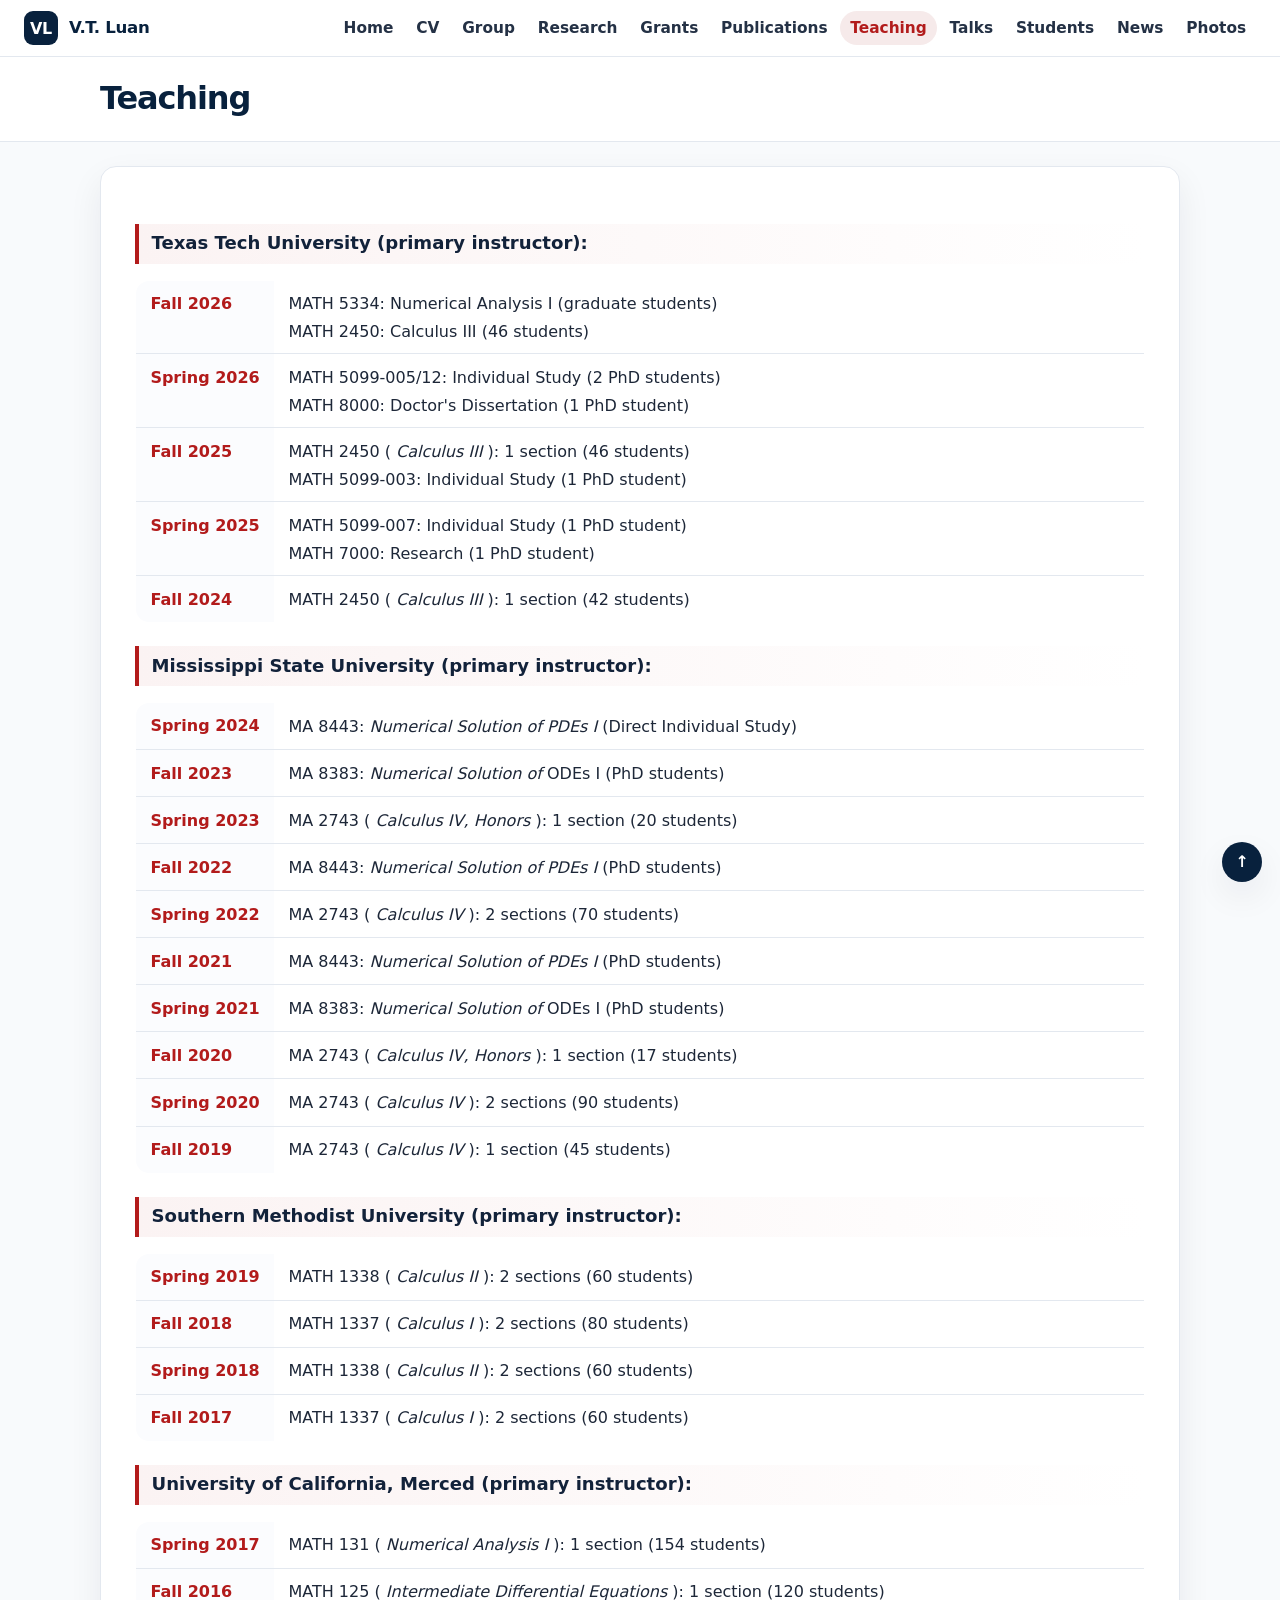
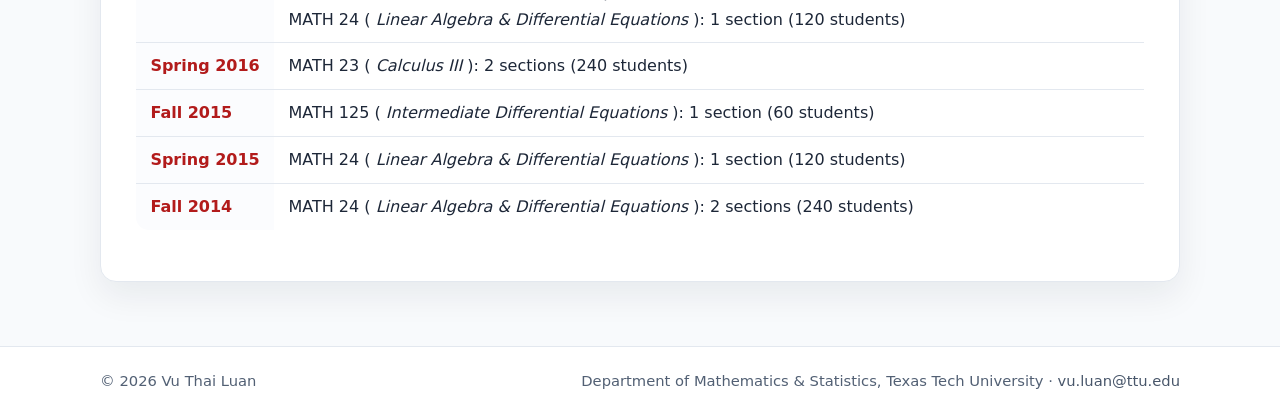
<file: teaching.html>
<!DOCTYPE html>
<html id="top" lang="en">
 <head>
  <meta charset="utf-8"/>
  <meta content="width=device-width, initial-scale=1" name="viewport"/>
  <meta content="Academic website of Vu Thai Luan, Associate Professor at Texas Tech University." name="description"/>
  <title>
   Teaching | Vu Thai Luan
  </title>
  <link href="assets/css/style.css" rel="stylesheet"/>
  <script defer="" src="assets/js/main.js">
  </script>
 </head>
 <body>
  <a class="skip-link" href="#main">
   Skip to content
  </a>
  <header class="site-header">
   <div class="nav-container">
    <a class="brand" href="index.html">
     <span class="brand-fallback">
      VL
     </span>
     <span>
      V.T. Luan
     </span>
    </a>
    <nav aria-label="Main navigation" class="site-nav">
     <a class="" href="index.html">
      Home
     </a>
     <a class="" href="cv.html">
      CV
     </a>
     <a class="" href="group.html">
      Group
     </a>
     <a class="" href="research.html">
      Research
     </a>
     <a class="" href="grants.html">
      Grants
     </a>
     <a class="" href="publications.html">
      Publications
     </a>
     <a class="active" href="teaching.html">
      Teaching
     </a>
     <a class="" href="presentations.html">
      Talks
     </a>
     <a class="" href="students.html">
      Students
     </a>
     <a class="" href="news.html">
      News
     </a>
     <a class="" href="photos.html">
      Photos
     </a>
    </nav>
   </div>
  </header>
  <section class="page-title">
   <div class="page-title-inner">
    <h1>
     Teaching
    </h1>
   </div>
  </section>
  <main class="main" id="main">
   <article class="content-card">
    <div class="content">
     <p class="label-line section-title">
      <b>
       Texas Tech University (primary instructor):
      </b>
     </p>
     <div class="table-wrap">
      <table class="data-table course-table">
       <tr>
        <td>
         <p>
         Fall 2026
         </p>
        </td>
        <td>
         <p>
          MATH 5334: Numerical Analysis I (graduate students)
         </p>
         <p>
          MATH 2450: Calculus III (46 students)
         </p>
        </td>
       </tr>
       <tr>
        <td>
         <p>
          Spring 2026
         </p>
        </td>
        <td>
         <p>
          MATH 5099-005/12: Individual Study (2 PhD students)
         </p>
         <p>
          MATH 8000: Doctor's Dissertation (1 PhD student)
         </p>
        </td>
       </tr>
       <tr>
        <td>
         <p>
          Fall 2025
         </p>
        </td>
        <td>
         <p>
          MATH 2450 (
          <i>
           Calculus III
          </i>
          ): 1 section (46 students)
         </p>
         <p>
          MATH 5099-003: Individual Study (1 PhD student)
         </p>
        </td>
       </tr>
       <tr>
        <td>
         <p>
          Spring 2025
         </p>
        </td>
        <td>
         <p>
          MATH 5099-007: Individual Study (1 PhD student)
         </p>
         <p>
          MATH 7000: Research (1 PhD student)
         </p>
        </td>
       </tr>
       <tr>
        <td>
         <p>
          Fall 2024
         </p>
        </td>
        <td>
         <p>
          MATH 2450 (
          <i>
           Calculus III
          </i>
          ): 1 section (42 students)
         </p>
        </td>
       </tr>
      </table>
     </div>
     <p class="label-line section-title">
      <b>
       Mississippi State University (primary instructor):
      </b>
      <b>
      </b>
     </p>
     <div class="table-wrap">
      <table class="data-table course-table">
       <tr>
        <td>
         <p>
          Spring 2024
         </p>
        </td>
        <td>
         <p>
          MA 8443:
          <i>
           Numerical Solution of PDEs I
          </i>
          (Direct Individual Study)
         </p>
        </td>
       </tr>
       <tr>
        <td>
         <p>
          Fall 2023
         </p>
        </td>
        <td>
         <p>
          MA 8383:
          <i>
           Numerical Solution of
          </i>
          ODEs I (PhD students)
         </p>
        </td>
       </tr>
       <tr>
        <td>
         <p>
          Spring 2023
         </p>
        </td>
        <td>
         <p>
          MA 2743 (
          <i>
           Calculus IV, Honors
          </i>
          ): 1 section (20 students)
         </p>
        </td>
       </tr>
       <tr>
        <td>
         <p>
          Fall 2022
         </p>
        </td>
        <td>
         <p>
          MA 8443:
          <i>
           Numerical Solution of PDEs I
          </i>
          (PhD students)
         </p>
        </td>
       </tr>
       <tr>
        <td>
         <p>
          Spring 2022
         </p>
        </td>
        <td>
         <p>
          MA 2743 (
          <i>
           Calculus IV
          </i>
          ): 2 sections (70 students)
         </p>
        </td>
       </tr>
       <tr>
        <td>
         <p>
          Fall 2021
         </p>
        </td>
        <td>
         <p>
          MA 8443:
          <i>
           Numerical Solution of PDEs I
          </i>
          (PhD students)
         </p>
        </td>
       </tr>
       <tr>
        <td>
         <p>
          Spring 2021
         </p>
        </td>
        <td>
         <p>
          MA 8383:
          <i>
           Numerical Solution of
          </i>
          ODEs I (PhD students)
         </p>
        </td>
       </tr>
       <tr>
        <td>
         <p>
          Fall 2020
         </p>
        </td>
        <td>
         <p>
          MA 2743 (
          <i>
           Calculus IV, Honors
          </i>
          ): 1 section (17 students)
         </p>
        </td>
       </tr>
       <tr>
        <td>
         <p>
          Spring 2020
         </p>
        </td>
        <td>
         <p>
          MA 2743 (
          <i>
           Calculus IV
          </i>
          ): 2 sections (90 students)
         </p>
        </td>
       </tr>
       <tr>
        <td>
         <p>
          Fall 2019
         </p>
        </td>
        <td>
         <p>
          MA 2743 (
          <i>
           Calculus IV
          </i>
          ): 1 section (45 students)
         </p>
        </td>
       </tr>
      </table>
     </div>
     <p class="label-line section-title">
      <b>
       Southern Methodist University (primary instructor):
      </b>
      <b>
      </b>
     </p>
     <div class="table-wrap">
      <table class="data-table course-table">
       <tr>
        <td>
         <p>
          Spring 2019
         </p>
        </td>
        <td>
         <p>
          MATH 1338 (
          <i>
           Calculus II
          </i>
          ): 2 sections (60 students)
         </p>
        </td>
       </tr>
       <tr>
        <td>
         <p>
          Fall 2018
         </p>
        </td>
        <td>
         <p>
          MATH 1337 (
          <i>
           Calculus I
          </i>
          ): 2 sections (80 students)
         </p>
        </td>
       </tr>
       <tr>
        <td>
         <p>
          Spring 2018
         </p>
        </td>
        <td>
         <p>
          MATH 1338 (
          <i>
           Calculus II
          </i>
          ): 2 sections (60 students)
         </p>
        </td>
       </tr>
       <tr>
        <td>
         <p>
          Fall 2017
         </p>
        </td>
        <td>
         <p>
          MATH 1337 (
          <i>
           Calculus I
          </i>
          ): 2 sections (60 students)
         </p>
        </td>
       </tr>
      </table>
     </div>
     <p class="label-line section-title">
      <b>
       University of California, Merced (primary instructor):
      </b>
      <b>
      </b>
     </p>
     <div class="table-wrap">
      <table class="data-table course-table">
       <tr>
        <td>
         <p>
          Spring 2017
         </p>
        </td>
        <td>
         <p>
          MATH 131 (
          <i>
           Numerical Analysis I
          </i>
          ): 1 section (154 students)
         </p>
        </td>
       </tr>
       <tr>
        <td>
         <p>
          Fall 2016
         </p>
        </td>
        <td>
         <p>
          MATH 125 (
          <i>
           Intermediate Differential Equations
          </i>
          ): 1 section (120 students)
         </p>
         <p>
          MATH 24 (
          <i>
           Linear Algebra &amp; Differential Equations
          </i>
          ): 1 section (120 students)
         </p>
        </td>
       </tr>
       <tr>
        <td>
         <p>
          Spring 2016
         </p>
        </td>
        <td>
         <p>
          MATH 23 (
          <i>
           Calculus III
          </i>
          ): 2 sections (240 students)
         </p>
        </td>
       </tr>
       <tr>
        <td>
         <p>
          Fall 2015
         </p>
        </td>
        <td>
         <p>
          MATH 125 (
          <i>
           Intermediate Differential Equations
          </i>
          ): 1 section (60 students)
         </p>
        </td>
       </tr>
       <tr>
        <td>
         <p>
          Spring 2015
         </p>
        </td>
        <td>
         <p>
          MATH 24 (
          <i>
           Linear Algebra &amp; Differential Equations
          </i>
          ): 1 section (120 students)
         </p>
        </td>
       </tr>
       <tr>
        <td>
         <p>
          Fall 2014
         </p>
        </td>
        <td>
         <p>
          MATH 24 (
          <i>
           Linear Algebra &amp; Differential Equations
          </i>
          ): 2 sections (240 students)
         </p>
        </td>
       </tr>
      </table>
     </div>
    </div>
   </article>
  </main>
  <footer class="footer">
   <div class="footer-inner">
    <span>
     &copy;
     <span id="year">
     </span>
     Vu Thai Luan
    </span>
    <span>
     Department of Mathematics &amp; Statistics, Texas Tech University &middot;
     <a href="mailto:vu.luan@ttu.edu">
      vu.luan@ttu.edu
     </a>
    </span>
   </div>
  </footer>
  <a aria-label="Back to top" class="backtop" href="#top">
   &uarr;
  </a>
 </body>
</html>
</file>
<file: assets/css/style.css>
:root{
  --red:#b31b1b; --red-soft:#f6eaea; --ink:#182235; --muted:#667085; --navy:#0b2545; --blue:#1f4e79; --line:#e5e7eb; --bg:#f7f8fb; --card:#ffffff; --soft:#f3f6fa; --shadow:0 14px 34px rgba(16,24,40,.07); --radius:16px;
}
*{box-sizing:border-box}
html{scroll-behavior:smooth}
body{margin:0;font-family:Inter, ui-sans-serif, system-ui, -apple-system, BlinkMacSystemFont, "Segoe UI", Roboto, Arial, sans-serif;color:var(--ink);background:var(--bg);font-size:16px;line-height:1.62;-webkit-font-smoothing:antialiased;text-rendering:optimizeLegibility;}
a{color:#075eb5;text-decoration:none} a:hover{text-decoration:underline}.skip-link{position:absolute;left:-999px}.skip-link:focus{left:1rem;top:1rem;z-index:999;padding:.5rem .8rem;background:#fff;border:1px solid var(--line);border-radius:.6rem}.site-header{position:sticky;top:0;z-index:20;background:rgba(255,255,255,.96);backdrop-filter:blur(14px);border-bottom:1px solid var(--line)}.nav-container{max-width:1120px;margin:0 auto;padding:10px 20px;display:flex;align-items:center;gap:18px}.brand{display:flex;align-items:center;gap:10px;min-width:max-content;color:var(--navy);font-weight:800;letter-spacing:-.02em}.brand:hover{text-decoration:none}.brand-logo{height:28px;width:auto;object-fit:contain;opacity:.9}.brand-fallback{width:30px;height:30px;border-radius:8px;background:var(--navy);color:#fff;display:grid;place-items:center;font-weight:800}.site-nav{margin-left:auto;display:flex;align-items:center;gap:2px;overflow-x:auto;white-space:nowrap;scrollbar-width:none}.site-nav::-webkit-scrollbar{display:none}.site-nav a{color:#243145;font-weight:650;font-size:.875rem;padding:.44rem .56rem;border-radius:999px}.site-nav a:hover{background:var(--soft);text-decoration:none}.site-nav a.active{background:var(--red-soft);color:var(--red)}.hero{background:linear-gradient(180deg,#fff 0%,#f3f6fa 100%);border-bottom:1px solid var(--line)}.hero-inner{max-width:1120px;margin:0 auto;padding:56px 20px 46px;display:grid;grid-template-columns:minmax(0,1fr) 270px;gap:40px;align-items:center}.kicker{display:inline-block;text-transform:uppercase;letter-spacing:.08em;color:var(--red);font-size:.78rem;font-weight:800;margin-bottom:12px}.hero h1{margin:0;color:var(--navy);font-size:clamp(2.2rem,4.7vw,4rem);line-height:1.04;letter-spacing:-.05em}.hero-sub{margin:12px 0 22px;color:#3d4a5c;font-size:1.12rem;max-width:720px}.hero-actions{display:flex;gap:10px;flex-wrap:wrap;margin-bottom:22px}.btn{display:inline-flex;align-items:center;justify-content:center;border:1px solid var(--line);border-radius:999px;padding:.66rem .95rem;background:#fff;color:var(--navy);font-weight:750;box-shadow:0 8px 18px rgba(16,24,40,.04)}.btn.primary{background:var(--navy);border-color:var(--navy);color:#fff}.btn:hover{text-decoration:none;transform:translateY(-1px)}.contact-line{display:flex;gap:16px;flex-wrap:wrap;color:var(--muted);font-size:.95rem}.portrait{background:#fff;border:1px solid var(--line);border-radius:20px;padding:12px;box-shadow:var(--shadow)}.portrait img{display:block;width:100%;aspect-ratio:4/5;object-fit:cover;border-radius:14px}.portrait figcaption{font-size:.85rem;color:var(--muted);padding:10px 4px 2px}.page-title{background:#fff;border-bottom:1px solid var(--line)}.page-title-inner{max-width:1120px;margin:0 auto;padding:30px 20px}.page-title h1{margin:0;color:var(--navy);font-size:clamp(1.85rem,3vw,2.75rem);line-height:1.1;letter-spacing:-.035em}.page-title p{margin:8px 0 0;color:var(--muted);max-width:820px}.main{max-width:1120px;margin:0 auto;padding:30px 20px 64px}.content-card{background:var(--card);border:1px solid var(--line);border-radius:var(--radius);box-shadow:var(--shadow);padding:clamp(22px,3vw,38px);overflow:hidden}.content{max-width:100%;overflow-wrap:break-word}.content a{overflow-wrap:anywhere}.content h1,.content h2,.content h3{color:var(--navy);line-height:1.25}.content h2{font-size:1.42rem;margin:1.8rem 0 .65rem;border-bottom:1px solid var(--line);padding-bottom:.36rem}.content h3{font-size:1.12rem;margin:1.2rem 0 .4rem}.content p{margin:.58rem 0}.content p.section-title{margin:1.65rem 0 .75rem;padding:.35rem 0 .35rem .82rem;border-left:4px solid var(--red);color:var(--navy);font-size:1.2rem;font-weight:850;background:linear-gradient(90deg,#faf4f4,transparent 70%)}.content p.label-line{font-weight:800;color:var(--navy)}.content p.list-like{margin:.38rem 0 .38rem .15rem;padding-left:.85rem;border-left:2px solid #dbe4ee}.content ul,.content ol{padding-left:1.25rem}.content li{margin:.35rem 0}.content img{max-width:100%;height:auto;border-radius:12px;box-shadow:0 9px 22px rgba(16,24,40,.08);margin:.45rem 0}.table-wrap{width:100%;overflow-x:auto;margin:1rem 0;border:1px solid var(--line);border-radius:14px;background:#fff}.content table{width:100%;border-collapse:collapse;border-spacing:0;table-layout:auto;margin:0;background:#fff}.content th,.content td{padding:.72rem .85rem;border-bottom:1px solid var(--line);vertical-align:top;background:#fff}.content tr:last-child td{border-bottom:0}.content td:first-child{width:4.5rem;text-align:center;font-weight:800;color:var(--red);white-space:nowrap}.content td:nth-child(2){width:7.5rem;white-space:nowrap;color:#445066;font-weight:650}.event-table td:nth-child(3){min-width:520px}.pub-table td:first-child{text-align:left;color:var(--ink);width:auto}.people-grid{border-collapse:separate!important;border-spacing:18px!important;border:0!important;background:transparent!important}.people-grid tr,.people-grid tbody{display:contents}.people-grid td,.person-card{display:block;border:1px solid var(--line)!important;border-radius:16px!important;box-shadow:0 10px 24px rgba(16,24,40,.06);padding:18px!important;text-align:center;width:auto!important;min-width:220px;white-space:normal!important;color:var(--ink)!important}.people-grid{display:grid;grid-template-columns:repeat(auto-fit,minmax(220px,1fr));gap:18px}.people-grid img{width:128px!important;height:128px!important;object-fit:cover;border-radius:50%;box-shadow:none;margin:0 auto 12px}.home-panels{display:grid;grid-template-columns:repeat(3,1fr);gap:14px;margin:24px 0 4px}.home-panel{border:1px solid var(--line);border-radius:14px;background:#fff;padding:16px}.home-panel strong{display:block;color:var(--navy);font-size:1.02rem;margin-bottom:5px}.footer{background:#fff;border-top:1px solid var(--line)}.footer-inner{max-width:1120px;margin:0 auto;padding:22px 20px;color:var(--muted);font-size:.92rem;display:flex;justify-content:space-between;gap:18px;flex-wrap:wrap}.footer a{color:#48566a}.backtop{position:fixed;right:18px;bottom:18px;width:40px;height:40px;border-radius:999px;display:grid;place-items:center;background:var(--navy);color:#fff;box-shadow:var(--shadow);font-weight:800}.backtop:hover{background:var(--red);text-decoration:none}.note{margin-top:24px;padding:12px 14px;border:1px solid var(--line);border-radius:12px;background:#fafafa;color:var(--muted);font-size:.9rem}
@media(max-width:850px){.nav-container{align-items:center}.brand span{display:none}.hero-inner{grid-template-columns:1fr}.portrait{max-width:260px}.site-nav{gap:0}.site-nav a{font-size:.84rem;padding:.42rem .5rem}.home-panels{grid-template-columns:1fr}.main{padding-top:22px}.content-card{padding:20px}.page-title-inner{padding:24px 20px}.table-wrap{border-radius:12px}.content table{min-width:660px}.people-grid{min-width:0!important;display:grid!important}.people-grid td{min-width:0!important}.people-grid{grid-template-columns:1fr!important}}
@media print{.site-header,.footer,.backtop,.hero-actions{display:none}.hero,.page-title{background:#fff;border:0}.content-card{box-shadow:none;border:0;padding:0}.main{padding:0}.table-wrap{overflow:visible;border:0}}


/* --- Polished revision: cleaner home page, aligned lists, compact tables --- */
.hero-inner{padding:38px 20px 34px;grid-template-columns:minmax(0,1fr) 220px;gap:32px;}
.hero h1{font-size:clamp(2.25rem,4vw,3.3rem);letter-spacing:-.045em;}
.hero-sub{font-size:1.03rem;line-height:1.55;max-width:760px;margin-bottom:14px;}
.portrait{max-width:220px;justify-self:end;}
.portrait figcaption{font-size:.78rem;}
.main{padding-top:26px;}
.content-card{overflow:visible;}

.home-about-grid{display:grid;grid-template-columns:minmax(0,1.7fr) minmax(260px,.9fr);gap:22px;align-items:start;}
.about-card,.home-section{border:1px solid var(--line);border-radius:16px;background:#fff;padding:22px;box-shadow:0 8px 22px rgba(16,24,40,.04);}
.about-card h2,.home-section h2{margin:0 0 12px;color:var(--navy);font-size:1.18rem;line-height:1.2;border:0;padding:0;}
.about-main p{margin:.72rem 0;}
.contact-card{background:linear-gradient(180deg,#fff,#fafafa);}
.contact-list{display:grid;grid-template-columns:72px minmax(0,1fr);gap:8px 12px;margin:0;}
.contact-list dt{font-weight:800;color:var(--navy);}
.contact-list dd{margin:0;color:#38465a;overflow-wrap:anywhere;}
.clean-list{margin:.2rem 0 0;padding-left:1.2rem;}
.clean-list li{margin:.45rem 0;}
.home-section{margin-top:18px;}
.home-section p{margin:.2rem 0 0;}

/* Prevent single-column Word tables from forcing horizontal scrolling. */
.content > .table-wrap:has(table.data-table tr:first-child td:nth-child(2):last-child){overflow:visible;border:0;background:transparent;}
.content > .table-wrap:has(table.data-table tr:first-child td:nth-child(2):last-child) table{min-width:0;}

.publication-list{counter-reset:item;margin:.7rem 0 1.5rem 0;padding:0;list-style:none;}
.publication-list .publication-item{counter-increment:item;display:grid;grid-template-columns:3rem minmax(0,1fr);gap:0 1rem;padding:.75rem 0;border-bottom:1px solid var(--line);}
.publication-list .publication-item::before{content:counter(item) ".";font-weight:800;color:var(--red);text-align:right;padding-top:.05rem;}
.publication-list .publication-item>div{grid-column:2;}
.publication-list .item-authors{font-weight:500;color:var(--ink);margin:0 0 .12rem;}
.publication-list .item-title{font-weight:650;color:var(--navy);margin:.08rem 0 .12rem;line-height:1.42;}
.publication-list .item-detail{color:#435066;margin:.08rem 0;font-size:.97rem;line-height:1.45;}
.publication-list p,.publication-list div{border-left:0!important;padding-left:0!important;}
.publication-list br{line-height:1.4;}
.note-line{color:#435066;}

.course-table{border:1px solid var(--line);border-radius:14px;overflow:hidden;}
.course-table td{padding:.82rem 1rem!important;vertical-align:top!important;}
.course-table td:first-child{width:9.2rem!important;text-align:left!important;color:var(--red)!important;font-weight:800!important;white-space:nowrap;background:#fbfcfe!important;}
.course-table td:first-child p{margin:0!important;color:var(--red)!important;font-weight:800!important;text-align:left!important;border:0!important;background:none!important;padding:0!important;}
.course-table td:nth-child(2){width:auto!important;white-space:normal!important;color:#3d4a5c!important;font-weight:650!important;}
.course-table td:nth-child(2) p{margin:.15rem 0 .42rem!important;line-height:1.45;}
.course-table td:nth-child(2) p:last-child{margin-bottom:0!important;}
.course-table tr + tr td{border-top:1px solid var(--line);}

.student-list{counter-reset:item;margin:.65rem 0 1.15rem 0;padding:0;list-style:none;}
.student-list li{counter-increment:item;display:grid;grid-template-columns:2rem minmax(0,1fr);gap:.7rem;margin:.48rem 0;line-height:1.55;}
.student-list li::before{content:counter(item) ".";font-weight:800;color:var(--red);text-align:right;}
.student-list[start="3"]{counter-reset:item 2;}
.student-bullets{margin:.65rem 0 1.2rem 0;padding:0;list-style:none;}
.student-bullets li{position:relative;margin:.65rem 0;padding-left:1.35rem;line-height:1.58;}
.student-bullets li::before{content:"";position:absolute;left:.2rem;top:.72em;width:.42rem;height:.42rem;border-radius:50%;background:var(--red);}
.section-subtitle{font-size:1.08rem;color:var(--navy);font-weight:850;margin:1.35rem 0 .55rem!important;}
.students-note{border:1px solid var(--line);background:#fbfcfe;border-radius:12px;padding:12px 14px;}



/* Use native ordered-list markers so "start" values remain correct. */
.student-list{margin:.65rem 0 1.15rem 1.35rem;padding-left:1.1rem;list-style:decimal;}
.student-list li{display:list-item;margin:.48rem 0;padding-left:.35rem;line-height:1.55;}
.student-list li::marker{font-weight:800;color:var(--red);}

@media(max-width:850px){
  .hero-inner{grid-template-columns:1fr;padding:30px 20px 28px;}
  .portrait{justify-self:start;max-width:180px;}
  .home-about-grid{grid-template-columns:1fr;}
  .contact-list{grid-template-columns:1fr;gap:2px 0;}
  .contact-list dt{margin-top:8px;}
  .publication-list .publication-item{grid-template-columns:2.4rem minmax(0,1fr);gap:.75rem;}
  .course-table{min-width:0!important;}
  .course-table td{display:block;width:100%!important;}
  .course-table td:first-child{border-bottom:0!important;padding-bottom:.25rem!important;}
  .course-table td:nth-child(2){padding-top:.2rem!important;}
}
.student-list li::before{content:none!important;}


/* =========================================================
   Final academic refinement: restrained typography, compact
   home page, aligned numbered lists, smaller logos/figures.
   ========================================================= */
:root{
  --ink:#172033;
  --muted:#526074;
  --navy:#08213d;
  --red:#b21b1b;
  --line:#e3e8ef;
  --bg:#f8fafc;
}
body{
  color:var(--ink);
  background:var(--bg);
  font-size:16px;
  line-height:1.58;
  font-weight:440;
}
a{font-weight:500;}
.site-nav a{font-weight:700;}
.brand{font-weight:850;}
.kicker{font-size:.75rem;letter-spacing:.09em;margin-bottom:8px;}
.hero-inner{
  padding:32px 20px 28px!important;
  grid-template-columns:minmax(0,1fr) 145px!important;
  gap:28px!important;
  min-height:0;
}
.hero h1{
  font-size:clamp(2.05rem,3.1vw,2.85rem)!important;
  letter-spacing:-.04em!important;
}
.hero-sub,.contact-line{display:none!important;}
.portrait{max-width:145px!important;border-radius:18px;padding:9px;}
.portrait img{border-radius:12px;}
.portrait figcaption{display:none;}
.page-title h1{font-size:clamp(1.75rem,2.5vw,2.35rem);}
.page-title-inner{padding:24px 20px;}
.main{padding-top:24px;}
.content-card{padding:clamp(22px,2.7vw,34px);}
.content p{color:#1d2738;font-weight:440;}
.content b,.content strong{font-weight:800;color:#12223a;}
.content p.section-title{
  margin:1.45rem 0 .8rem;
  padding:.35rem 0 .35rem .78rem;
  font-size:1.13rem;
  background:linear-gradient(90deg,#fbf3f3,rgba(251,243,243,0));
}
.home-about-grid{
  grid-template-columns:minmax(0,1.55fr) minmax(355px,.85fr)!important;
  gap:22px;
}
.about-card,.home-section{box-shadow:0 6px 18px rgba(16,24,40,.035);}
.contact-card{min-width:0;}
.contact-list{
  grid-template-columns:110px minmax(0,1fr)!important;
  gap:7px 14px!important;
}
.contact-list dt{white-space:nowrap;font-weight:850;}
.contact-list dd{line-height:1.45;}
.contact-list dd a{overflow-wrap:normal;word-break:normal;}
.contact-list dd a.long-url{font-size:.95rem;}
.clean-list li,.student-bullets li,.student-list li{color:#1d2738;}

/* Numbered theme/grant lists */
.theme-list,.grant-list{
  counter-reset:item;
  list-style:none;
  padding:0;
  margin:.75rem 0 1.3rem;
}
.theme-list li,.grant-item{
  counter-increment:item;
  display:grid;
  grid-template-columns:2.8rem minmax(0,1fr);
  gap:.85rem;
  padding:.55rem 0;
  border-bottom:1px solid var(--line);
}
.theme-list li::before,.grant-item::before{
  content:counter(item) ".";
  color:var(--red);
  font-weight:850;
  text-align:right;
  padding-top:.02rem;
}
.theme-list li span{font-weight:760;color:#12223a;}
.theme-list.compact li{padding:.42rem 0;}
.grant-item{padding:.78rem 0;}
.grant-main{grid-column:2;}
.grant-title{font-weight:780;color:var(--navy);line-height:1.42;margin:0 0 .22rem;}
.grant-meta{display:grid;grid-template-columns:86px minmax(0,1fr);gap:3px 12px;margin-top:.18rem;color:#39465a;line-height:1.45;}
.grant-meta dt{font-weight:780;color:#12223a;}
.grant-meta dd{margin:0;}
.grant-summary{border:1px solid var(--line);border-radius:12px;background:#fbfcfe;padding:12px 14px;margin:.5rem 0 1rem!important;}

/* Research logos and simulation figures */
.logo-row{
  display:flex;
  align-items:center;
  gap:26px;
  flex-wrap:wrap;
  margin:1rem 0 1.35rem;
}
.logo-row img{
  width:auto!important;
  max-height:108px!important;
  max-width:150px!important;
  object-fit:contain;
  border-radius:10px!important;
  box-shadow:0 8px 20px rgba(16,24,40,.06)!important;
  background:#fff;
  padding:8px;
}
.research-figure{
  max-width:640px;
  margin:1.2rem auto 1.45rem;
  text-align:center;
}
.research-figure img{
  width:100%!important;
  max-width:640px!important;
  height:auto!important;
  border-radius:12px!important;
  box-shadow:0 10px 24px rgba(16,24,40,.08)!important;
}
.research-figure figcaption{
  margin-top:.42rem;
  color:#475569;
  font-size:.88rem;
  line-height:1.42;
  font-weight:560;
}
.research-caption{font-size:.9rem;color:#475569;font-weight:560;}
.content img[src*="research_fld_image001"],
.content img[src*="research_fld_image002"]{
  max-height:108px!important;max-width:150px!important;width:auto!important;
}
.content img[src*="research_fld_image005"],
.content img[src*="research_fld_image006"]{
  max-width:640px!important;width:100%!important;display:block;margin:.5rem auto!important;
}

/* Grants image */
.content img[src*="grants_fld_image001"]{
  max-width:640px!important;width:100%!important;display:block;margin:1.2rem auto 0!important;
  box-shadow:0 8px 18px rgba(16,24,40,.06)!important;
}

/* Group PI and people cards */
.pi-profile{
  display:flex;
  align-items:center;
  gap:18px;
  border:1px solid var(--line);
  background:#fff;
  border-radius:16px;
  padding:16px;
  max-width:560px;
  box-shadow:0 8px 20px rgba(16,24,40,.04);
}
.pi-profile p{margin:.18rem 0;}
.pi-photo{
  width:118px!important;
  height:118px!important;
  object-fit:cover;
  border-radius:50%!important;
  box-shadow:none!important;
  margin:0!important;
  flex:0 0 118px;
}
.people-grid img{width:118px!important;height:118px!important;}
.people-grid td:empty,.person-card:empty{display:none!important;}
.people-grid td p:first-child{margin-top:0;}
.people-grid td p{margin:.28rem 0;line-height:1.35;}

/* Tighter teaching rows */
.course-table td{padding:.65rem .9rem!important;}
.course-table td:first-child{width:8.6rem!important;}
.course-table td:nth-child(2) p{margin:.08rem 0 .28rem!important;}

@media(max-width:850px){
  .hero-inner{grid-template-columns:1fr!important;padding:26px 20px 24px!important;}
  .portrait{max-width:125px!important;justify-self:start;}
  .home-about-grid{grid-template-columns:1fr!important;}
  .contact-list{grid-template-columns:98px minmax(0,1fr)!important;}
  .contact-list dd a.long-url{overflow-wrap:anywhere;}
  .pi-profile{align-items:flex-start;}
  .pi-photo{width:96px!important;height:96px!important;flex-basis:96px;}
  .theme-list li,.grant-item{grid-template-columns:2.2rem minmax(0,1fr);gap:.65rem;}
  .grant-meta{grid-template-columns:1fr;gap:1px;}
}


/* =========================================================
   Refined academic revision: June 2026
   ========================================================= */

/* Home */
.home-page .hero-inner{
  grid-template-columns:minmax(0,1fr) 185px!important;
  padding:34px 20px 30px!important;
}
.home-page .hero h1{
  font-size: clamp(1.65rem, 2.1vw, 2.05rem) !important;
}
.home-page .portrait{
  max-width:185px!important;
  padding:10px;
}
.home-page .portrait img{
  aspect-ratio:309/433;
  object-fit:cover;
  object-position:center top;
}
.home-page .home-about-grid{
  grid-template-columns:minmax(0,1.65fr) minmax(330px,.78fr)!important;
}
.contact-lines{font-size:1rem;line-height:1.48;color:#344258;}
.contact-lines p{margin:0 0 .47rem!important;color:#344258!important;font-weight:480!important;}
.contact-lines p:last-child{margin-bottom:0!important;}
.contact-lines a{font-weight:520;white-space:nowrap;}
.contact-web-link{font-size:.96rem;}

/* CV */
.cv-page .content{min-width:0;}
.cv-page .cv-table-wrap{
  width:100%;
  overflow:visible;
  border-radius:12px;
}
.cv-page .cv-table{
  width:100%;
  min-width:0!important;
  table-layout:fixed;
}
.cv-page .cv-table td{
  white-space:normal!important;
  overflow-wrap:anywhere;
  word-break:normal;
  line-height:1.5;
}
.cv-page .cv-table td:first-child{
  width:10.2rem!important;
  text-align:left!important;
  color:#273449!important;
  font-weight:650!important;
  padding-left:1rem!important;
}
.cv-page .cv-table td:nth-child(2){
  width:auto!important;
  color:#273449!important;
  font-weight:450!important;
  white-space:normal!important;
}
.cv-page .cv-table td p{margin:.18rem 0!important;}
.cv-page .cv-table p.list-like{
  margin:.18rem 0!important;
  padding:0!important;
  border:0!important;
}
.cv-link-line{
  margin:.15rem 0 1.15rem!important;
  padding:.55rem .75rem;
  border-left:3px solid #d9e2ec;
  background:#fbfcfe;
  border-radius:0 8px 8px 0;
  text-align:left!important;
  color:#344258!important;
}
.cv-link-line a{font-weight:700;}
.subsection-title{
  margin:1.2rem 0 .55rem!important;
  color:var(--navy)!important;
  font-size:1.04rem;
  font-weight:820!important;
  padding:0!important;
  border:0!important;
  background:none!important;
}
.reviewer-list{
  margin:.7rem 0 1.2rem 1.25rem;
  padding-left:1.2rem;
  columns:2;
  column-gap:2.5rem;
}
.reviewer-list li{
  break-inside:avoid;
  margin:0 0 .38rem;
  padding-left:.2rem;
  line-height:1.45;
}
.reviewer-list li::marker{color:var(--red);font-weight:800;}

/* Group */
.group-page .pi-profile{max-width:610px;padding:18px;gap:20px;}
.group-page .pi-photo{
  width:138px!important;
  height:178px!important;
  flex:0 0 138px!important;
  border-radius:12px!important;
  object-fit:cover!important;
  object-position:center top!important;
  background:#eef2f6;
}
.group-page .pi-profile>div:last-child p:first-child{
  color:var(--navy);
  font-weight:800;
  font-size:1.08rem;
}

/* Research */
.research-page .logo-row{
  justify-content:center;
  gap:34px;
  margin:1rem auto 1.4rem;
}
.research-page .logo-row img{
  max-height:108px!important;
  max-width:150px!important;
}
.research-page .centered-caption{
  text-align:center;
  font-size:.84rem!important;
  color:#5b6678!important;
  font-weight:520!important;
  margin:.85rem auto .55rem!important;
}
.research-page .research-figure{margin:1rem auto 1.3rem;}
.research-page .hair-figure{max-width:610px;}
.research-page .car-figure{max-width:480px;}
.research-page .hair-figure img{max-width:610px!important;}
.research-page .car-figure img{max-width:480px!important;}
.research-page .simulation-caption,
.research-page .research-figure figcaption{
  text-align:center;
  font-size:.80rem!important;
  line-height:1.38;
  color:#5b6678;
  font-weight:500!important;
  max-width:720px;
  margin:.42rem auto 0;
}
.research-page .simulation-caption b,
.research-page .research-figure figcaption b{font-weight:550!important;color:#5b6678!important;}

/* Grants */
.grants-page .grant-item{
  grid-template-columns:2.35rem minmax(0,1fr)!important;
  gap:.55rem!important;
  align-items:start;
}
.grants-page .grant-item::before{
  line-height:1.42;
  padding:0!important;
  font-size:1.02rem;
  text-align:right;
}
.grants-page .grant-main{grid-column:2;min-width:0;}
.grants-page .grant-title{margin:0 0 .28rem!important;line-height:1.42;}
.grants-page .grant-meta dt::after{content:":";}
.grants-page .grant-meta dt{font-weight:820;}
.grants-page .grant-meta{grid-template-columns:78px minmax(0,1fr);}

/* Publications */
.publications-page .scholar-profile{
  margin:.05rem 0 1.25rem!important;
  font-size:1.18rem;
  line-height:1.3;
}
.publications-page .scholar-profile a{
  color:var(--navy);
  font-weight:850;
  text-decoration:underline;
  text-decoration-thickness:1.5px;
  text-underline-offset:3px;
}

@media(max-width:850px){
  .home-page .hero-inner{grid-template-columns:1fr!important;}
  .home-page .portrait{max-width:155px!important;justify-self:start;}
  .home-page .home-about-grid{grid-template-columns:1fr!important;}
  .contact-lines a{white-space:normal;overflow-wrap:anywhere;}
  .cv-page .cv-table-wrap{border:0;}
  .cv-page .cv-table,.cv-page .cv-table tbody{display:block;}
  .cv-page .cv-table tr{display:block;padding:.55rem 0;border-bottom:1px solid var(--line);}
  .cv-page .cv-table tr:last-child{border-bottom:0;}
  .cv-page .cv-table td{display:block;width:100%!important;border:0!important;padding:.18rem .75rem!important;}
  .cv-page .cv-table td:first-child{padding-bottom:.05rem!important;color:var(--red)!important;font-weight:800!important;}
  .reviewer-list{columns:1;}
  .group-page .pi-profile{align-items:flex-start;}
  .group-page .pi-photo{width:116px!important;height:150px!important;flex-basis:116px!important;}
  .research-page .logo-row{gap:22px;}
  .research-page .car-figure,.research-page .hair-figure{max-width:100%;}
}

/* Final home-page width and contact fit */
.home-page .hero-inner,.home-page .main{max-width:1240px;}
.home-page .home-about-grid{grid-template-columns:minmax(0,1.7fr) minmax(390px,.82fr)!important;}
.home-page .contact-lines{font-size:.98rem;}
@media(max-width:900px){.home-page .home-about-grid{grid-template-columns:1fr!important;}}


/* =========================================================
   Academic polish revision v2: alignment and consistency
   ========================================================= */

/* Home: smaller name, slightly larger portrait. */
.home-page .hero-inner{
  grid-template-columns:minmax(0,1fr) 215px!important;
  padding:32px 20px 30px!important;
}
.home-page .hero h1{
  font-size:clamp(1.95rem,2.75vw,2.65rem)!important;
  letter-spacing:-.035em!important;
}
.home-page .portrait{
  max-width:215px!important;
  width:215px;
  padding:10px;
}
.home-page .portrait img{
  width:100%;
  aspect-ratio:309/433;
  object-fit:cover;
  object-position:center top;
}

/* Grants: Role and Title labels are understated, while values retain emphasis. */
.grants-page .grant-meta dt{
  font-weight:500!important;
  color:#38465a!important;
}
.grants-page .grant-meta dt::after{font-weight:500!important;}

/* CV: keep dates/ranges on one line and format service lists consistently. */
.cv-page .cv-date-table td:first-child{
  width:12.4rem!important;
  white-space:nowrap!important;
}
.cv-page .service-list{
  margin:.55rem 0 1.15rem 1.25rem;
  padding-left:1.2rem;
}
.cv-page .service-list li{
  margin:.42rem 0;
  padding-left:.28rem;
  line-height:1.5;
}
.cv-page .service-list li::marker{
  color:var(--red);
  font-weight:800;
}

/* Publications: author name only is bold; titles are clear but not bold. */
.publications-page .publication-list .item-title{
  font-weight:500!important;
  color:#1d2a3d!important;
}
.publications-page .publication-list .item-detail{
  font-weight:440!important;
}
.publications-page .publication-list .item-detail b,
.publications-page .publication-list .item-detail strong{
  font-weight:440!important;
}
.publications-page .scholar-profile a{
  color:#075eb5!important;
  font-weight:850!important;
}

/* News: both English and Vietnamese sections use the same aligned date/content grid. */
.news-page .news-table{
  width:100%!important;
  min-width:0!important;
  table-layout:fixed!important;
}
.news-page .news-table td:first-child{
  width:7.8rem!important;
  text-align:left!important;
  color:#263448!important;
  font-weight:650!important;
  white-space:nowrap!important;
}
.news-page .news-table td:nth-child(2){
  width:auto!important;
  white-space:normal!important;
  color:#1d2738!important;
  font-weight:440!important;
  overflow-wrap:anywhere;
}
.news-page .news-table td p{margin:.08rem 0!important;}

/* Talks: only the presentation label is emphasized; titles remain italic. */
.talks-page .talk-label{
  font-weight:720;
  color:var(--navy);
}
.talks-page .talk-label.invited{
  color:var(--red);
}
.talks-page .event-table td:nth-child(3) p{
  line-height:1.48;
}

@media(max-width:850px){
  .home-page .hero-inner{grid-template-columns:1fr!important;}
  .home-page .portrait{max-width:180px!important;width:180px!important;}
  .cv-page .cv-date-table td:first-child{width:100%!important;white-space:normal!important;}
  .news-page .news-table td:first-child{width:6.2rem!important;}
}

/* =========================================================
   Home-header balance refinement v3
   Compact hero, better portrait/text relationship, clearer nav.
   ========================================================= */
.nav-container{
  max-width:1280px;
  padding:11px 24px;
  gap:24px;
}
.brand{
  font-size:1.04rem;
  gap:11px;
}
.brand-fallback{
  width:34px;
  height:34px;
  border-radius:9px;
  font-size:1rem;
}
.site-nav{
  gap:3px;
}
.site-nav a{
  font-size:.96rem;
  line-height:1.2;
  padding:.5rem .62rem;
}

.home-page .hero-inner{
  max-width:1120px!important;
  grid-template-columns:minmax(0,1fr) 190px!important;
  gap:56px!important;
  align-items:center!important;
  padding:40px 24px 42px!important;
}
.home-page .hero h1{
  font-size:clamp(2.15rem,2.9vw,2.75rem)!important;
  line-height:1.05!important;
  letter-spacing:-.04em!important;
}
.home-page .kicker{
  margin-bottom:8px;
  font-size:.77rem;
  line-height:1.35;
}
.home-page .portrait{
  width:190px!important;
  max-width:190px!important;
  justify-self:end!important;
  padding:9px!important;
  border-radius:18px!important;
  box-shadow:0 12px 28px rgba(16,24,40,.08)!important;
}
.home-page .portrait img{
  aspect-ratio:4/5!important;
  object-fit:cover!important;
  object-position:center 18%!important;
  border-radius:12px!important;
}
.home-page .main{
  max-width:1180px!important;
  padding-top:24px!important;
}

@media(max-width:1100px){
  .nav-container{padding-left:18px;padding-right:18px;gap:14px;}
  .site-nav a{font-size:.91rem;padding:.47rem .52rem;}
  .home-page .hero-inner{max-width:980px!important;grid-template-columns:minmax(0,1fr) 175px!important;gap:42px!important;}
  .home-page .portrait{width:175px!important;max-width:175px!important;}
}
@media(max-width:850px){
  .brand{font-size:1rem;}
  .brand-fallback{width:32px;height:32px;}
  .site-nav a{font-size:.89rem;}
  .home-page .hero-inner{
    grid-template-columns:minmax(0,1fr) 145px!important;
    gap:24px!important;
    padding:30px 20px 30px!important;
  }
  .home-page .portrait{
    width:145px!important;
    max-width:145px!important;
    justify-self:end!important;
  }
  .home-page .hero h1{font-size:clamp(2rem,7vw,2.45rem)!important;}
}
@media(max-width:620px){
  .home-page .hero-inner{
    grid-template-columns:1fr!important;
    gap:20px!important;
    padding:28px 20px 30px!important;
  }
  .home-page .portrait{
    width:150px!important;
    max-width:150px!important;
    justify-self:start!important;
  }
}


/* YouTube videos on the Research page */
.research-page .video-figure{
  max-width:680px;
  margin:1rem auto 1.45rem;
  text-align:center;
}
.research-page .vorticity-video{
  max-width:580px;
}

.research-page .video-embed{
  position:relative;
  width:100%;
  aspect-ratio:16 / 9;
  overflow:hidden;
  border-radius:14px;
  background:#0f172a;
  box-shadow:0 12px 28px rgba(16,24,40,.12);
  border:1px solid var(--line);
}
.research-page .video-embed iframe{
  position:absolute;
  inset:0;
  width:100%;
  height:100%;
  border:0;
}
.research-page .video-figure figcaption,
.research-page .video-embed + figcaption{
  text-align:center;
  font-size:.80rem!important;
  line-height:1.38;
  color:#5b6678;
  font-weight:500!important;
  margin:.48rem auto 0;
}
.research-page .hair-video{
  max-width:610px;
  margin:.7rem auto 0;
}

.research-page .hair-video-pair{
  max-width:920px;
  margin:1.2rem auto 1.45rem;
}
.research-page .video-grid.two-videos{
  display:grid;
  grid-template-columns:repeat(2, minmax(0, 1fr));
  gap:18px;
  align-items:start;
}
.research-page .hair-video-pair figcaption{
  max-width:840px;
  margin-top:.55rem!important;
}
@media(max-width:650px){
  .research-page .video-figure{max-width:100%;}
  .research-page .video-grid.two-videos{grid-template-columns:1fr;gap:14px;}
}

/* v7 final text polish and publication section links */
.publications-page .pub-intro{
  margin:.05rem 0 .55rem!important;
  font-size:1.02rem;
  line-height:1.55;
  color:#263448;
}
.publications-page .pub-intro a{
  font-weight:760;
  color:#075eb5;
}
.publications-page .section-title[id]{
  scroll-margin-top:86px;
}


/* =========================================================
   Final override: smaller homepage name
   This block is intentionally placed at the end of the CSS
   so it overrides earlier .home-page .hero h1 rules.
   ========================================================= */
.home-page .hero h1 {
  font-size: clamp(1.75rem, 2.25vw, 2.20rem) !important;
}
</file>
